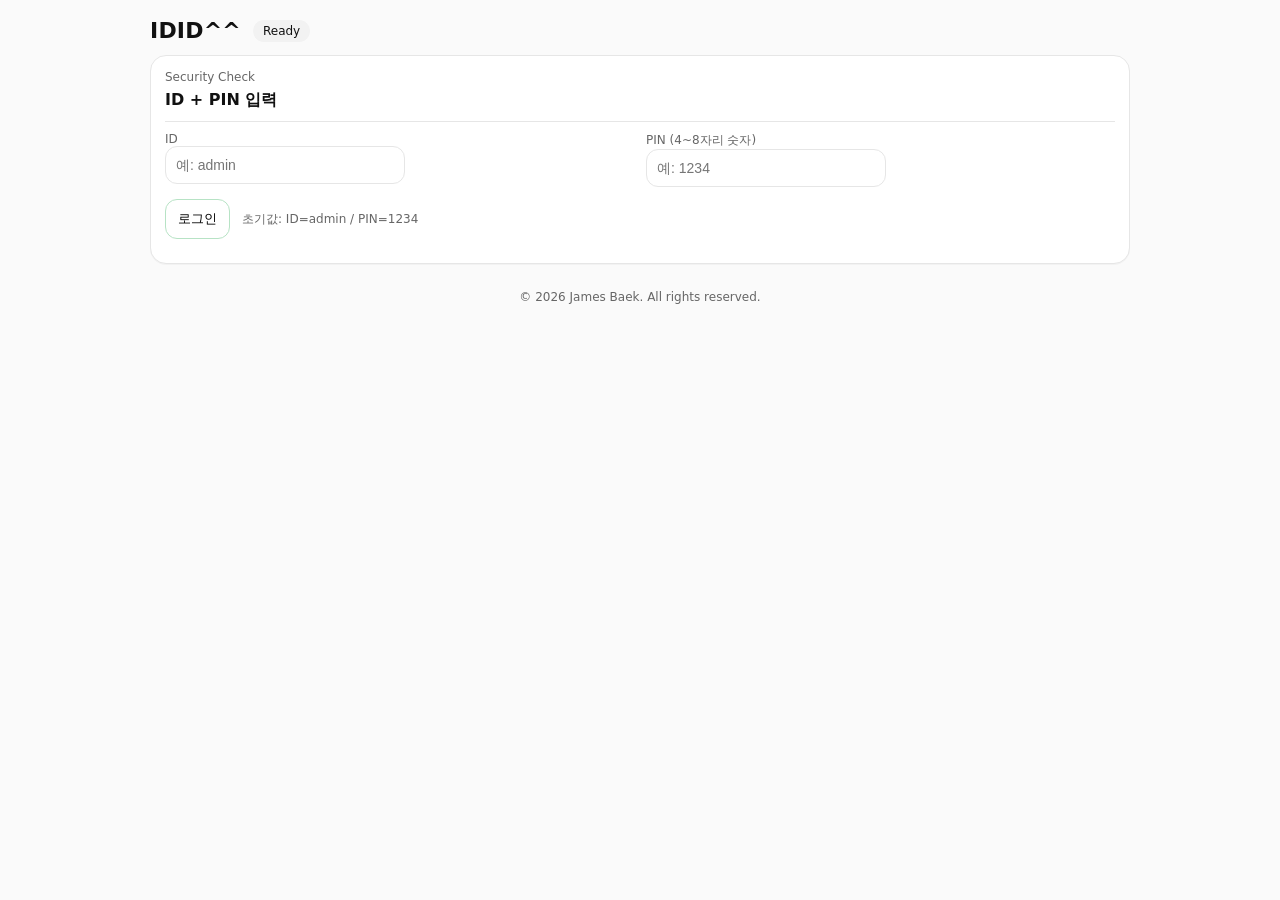
<file: index.html>
<!doctype html>
<html lang="ko">

<head>
  <meta charset="utf-8" />
  <meta name="viewport" content="width=device-width,initial-scale=1" />
  <title>IDID^^</title>

  <style>
    :root {
      --b: #e6e6e6;
      --t: #111;
      --m: #666;
      --bg: #fafafa;
      --shadow: 0 1px 0 rgba(0, 0, 0, 0.03);
    }

    body {
      font-family: system-ui, -apple-system, Segoe UI, Roboto, Arial;
      margin: 18px;
      background: var(--bg);
      color: var(--t);
    }

    .wrap {
      max-width: 980px;
      margin: 0 auto;
    }

    .row {
      display: flex;
      gap: 12px;
      align-items: center;
      flex-wrap: wrap;
    }

    .card {
      background: #fff;
      border: 1px solid var(--b);
      border-radius: 16px;
      padding: 14px;
      margin-top: 12px;
      box-shadow: var(--shadow);
    }

    .title {
      font-weight: 900;
      font-size: 22px;
      letter-spacing: 0.2px;
    }

    .muted {
      color: var(--m);
      font-size: 12px;
    }

    .pill {
      display: inline-block;
      padding: 4px 10px;
      border-radius: 999px;
      background: #f2f2f2;
      font-size: 12px;
    }

    .sep {
      height: 1px;
      background: var(--b);
      margin: 10px 0;
    }

    input,
    textarea {
      font-size: 14px;
    }

    input[type="text"],
    input[type="password"] {
      padding: 10px;
      border-radius: 12px;
      border: 1px solid var(--b);
      outline: none;
      width: 240px;
      box-sizing: border-box;
    }

    input[type="date"] {
      padding: 10px;
      border-radius: 12px;
      border: 1px solid var(--b);
      outline: none;
    }

    textarea {
      width: 100%;
      min-height: 280px;
      padding: 12px;
      border-radius: 14px;
      border: 1px solid var(--b);
      box-sizing: border-box;
      outline: none;
    }

    button {
      padding: 10px 12px;
      border-radius: 12px;
      border: 1px solid #bbb;
      background: #fff;
      cursor: pointer;
      white-space: nowrap;
    }

    button:hover {
      background: #f6f6f6;
    }

    .ok {
      border-color: #b7e3c5;
    }

    .ok:hover {
      background: #f2fff6;
    }

    .danger {
      border-color: #f0b1b1;
    }

    .danger:hover {
      background: #fff3f3;
    }

    .hidden {
      display: none !important;
    }

    .grid2 {
      display: grid;
      grid-template-columns: 1fr 1fr;
      gap: 12px;
    }

    @media (max-width: 760px) {
      .grid2 {
        grid-template-columns: 1fr;
      }

      input[type="text"],
      input[type="password"] {
        width: 100%;
      }
    }

    .summaryBox {
      font-size: 14px;
      line-height: 1.45;
      white-space: pre-wrap;
    }

    /* Settings modal */
    .overlay {
      position: fixed;
      inset: 0;
      background: rgba(0, 0, 0, 0.35);
      display: flex;
      align-items: center;
      justify-content: center;
      padding: 16px;
      z-index: 9999;
    }

    .modal {
      width: min(760px, 100%);
      background: #fff;
      border: 1px solid var(--b);
      border-radius: 18px;
      padding: 14px;
      box-shadow: 0 10px 30px rgba(0, 0, 0, 0.18);
    }

    .modalHeader {
      display: flex;
      align-items: center;
      justify-content: space-between;
      gap: 12px;
    }

    .modalTitle {
      font-weight: 900;
      font-size: 16px;
    }

    .modalClose {
      border-radius: 999px;
      width: 38px;
      height: 38px;
      display: flex;
      align-items: center;
      justify-content: center;
      font-weight: 900;
    }

    .footer {
      margin-top: 18px;
      text-align: center;
      color: var(--m);
      font-size: 12px;
      padding: 8px 0 2px;
    }

    .smallBtnRow button {
      padding: 8px 10px;
    }

    .warnBox {
      border: 1px solid #f0d2a1;
      background: #fff7ea;
      border-radius: 14px;
      padding: 10px;
      margin-top: 10px;
      color: #6b4a00;
      font-size: 12px;
      line-height: 1.4;
    }

    /* Calendar */
    .calGrid {
      display: grid;
      grid-template-columns: repeat(7, 1fr);
      gap: 6px;
    }

    .calHead {
      text-align: center;
      font-size: 11px;
      color: var(--m);
      padding: 6px 0;
    }

    .calDay {
      border: 1px solid var(--b);
      background: #fff;
      border-radius: 12px;
      padding: 10px 0;
      text-align: center;
      cursor: pointer;
      box-shadow: var(--shadow);
      position: relative;
      user-select: none;
    }

    .calDay:hover {
      background: #f6f6f6;
    }

    .calDay.disabled {
      opacity: .35;
      cursor: default;
    }

    .calDay.hasEntry::after {
      content: "";
      width: 6px;
      height: 6px;
      border-radius: 999px;
      background: #111;
      position: absolute;
      left: 50%;
      bottom: 6px;
      transform: translateX(-50%);
    }

    .calDay.selected {
      outline: 2px solid #111;
      background: #f2f2f2;
    }
  </style>
</head>

<body>
  <div class="wrap">

    <div class="row">
      <div class="title">IDID^^</div>
      <span id="status" class="pill">Ready</span>
    </div>

    <!-- AUTH SCREEN -->
    <div id="authScreen" class="card">
      <div class="muted">Security Check</div>
      <div style="font-weight:800; font-size:16px; margin-top:6px;">ID + PIN 입력</div>

      <div class="sep"></div>

      <div class="grid2">
        <div>
          <div class="muted">ID</div>
          <input id="idInput" type="text" placeholder="예: admin" autocomplete="username" />
        </div>
        <div>
          <div class="muted">PIN (4~8자리 숫자)</div>
          <input id="pinInput" type="password" inputmode="numeric" pattern="[0-9]*" placeholder="예: 1234"
            autocomplete="current-password" />
        </div>
      </div>

      <div class="row" style="margin-top:12px;">
        <button id="btnLogin" class="ok">로그인</button>
        <span class="muted">초기값: ID=admin / PIN=1234</span>
      </div>

      <div id="authError" class="muted" style="margin-top:10px; color:#b00020;"></div>
    </div>

    <!-- APP SCREEN -->
    <div id="appScreen" class="hidden">

      <div class="card">
        <div class="row">
          <div>
            <div class="muted">날짜 선택 (달력 클릭)</div>
            <input id="datePicker" type="date" />
          </div>

          <div>
            <div class="muted">선택된 날짜</div>
            <div id="selectedDateLabel" style="font-weight:900;">-</div>
          </div>

          <div style="margin-left:auto" class="row">
            <button id="btnToday">오늘</button>
            <button id="btnSave" class="ok">저장</button>
            <button id="btnDelete" class="danger">이 날짜 기록 삭제</button>
            <button id="btnOpenSettings">설정</button>
            <button id="btnLogout">로그아웃</button>
          </div>
        </div>
      </div>

      <div class="card">
        <div class="row" style="justify-content:space-between;">
          <div style="flex: 1 1 480px;">
            <div class="muted">자동 요약 (1~2줄)</div>
            <div id="summaryBox" class="summaryBox" style="margin-top:6px;">-</div>
            <div id="updatedAt" class="muted" style="margin-top:8px;"></div>
          </div>

          <div style="min-width:240px;">
            <div class="muted">최근 기록 (클릭하면 이동)</div>
            <div style="min-width:240px;">
              <div class="muted">월 달력 (날짜 클릭)</div>

              <div class="row" style="gap:8px; margin-top:8px;">
                <select id="yearSelect"></select>
                <select id="monthSelect"></select>
              </div>

              <div id="monthLabel" class="muted" style="margin-top:8px;"></div>
              <div id="calendar" style="margin-top:8px;"></div>

              <div class="muted" style="margin-top:8px; font-size:11px;">
                • 기록이 있는 날짜는 표시가 됩니다.<br />
                • 날짜를 누르면 해당 기록으로 이동합니다.
              </div>
            </div>

          </div>
        </div>
      </div>

      <div class="card">
        <div class="muted">본문</div>
        <textarea id="textArea" placeholder="이 날짜의 기록을 작성하십시오."></textarea>
        <div class="muted" style="margin-top:8px;">
          저장을 누르면 날짜별로 저장되며, 달력에서 과거 날짜를 선택하면 자동으로 불러옵니다.
        </div>
      </div>

    </div>

    <!-- SETTINGS MODAL (hidden by default) -->
    <div id="settingsOverlay" class="overlay hidden" role="dialog" aria-modal="true" aria-label="설정">
      <div class="modal">
        <div class="modalHeader">
          <div>
            <div class="modalTitle">설정</div>
            <div class="muted" style="margin-top:4px;">ID/PIN 변경 및 백업/복원은 이 화면에서 가능합니다.</div>
          </div>
          <button id="btnCloseSettings" class="modalClose" title="닫기" aria-label="닫기">✕</button>
        </div>

        <div class="sep"></div>

        <!-- ID/PIN -->
        <div class="grid2">
          <div>
            <div class="muted">새 로그인 ID</div>
            <input id="newId" type="text" placeholder="새 ID" />
          </div>
          <div>
            <div class="muted">새 PIN (4~8자리 숫자)</div>
            <input id="newPin" type="password" inputmode="numeric" pattern="[0-9]*" placeholder="새 PIN" />
          </div>
        </div>

        <div class="row smallBtnRow" style="margin-top:12px;">
          <button id="btnChangeAuth" class="ok">ID/PIN 저장</button>
          <button id="btnCancelSettings">닫기</button>
          <span class="muted">로컬 저장(localStorage) 기반입니다.</span>
        </div>

        <div id="settingsMsg" class="muted" style="margin-top:10px;"></div>

        <div class="sep"></div>

        <!-- BACKUP / RESTORE -->
        <div class="row" style="justify-content:space-between;">
          <div>
            <div style="font-weight:800;">백업 / 복원</div>
            <div class="muted" style="margin-top:4px;">기록을 .json 파일로 저장하고, 나중에 다시 불러올 수 있습니다.</div>
          </div>
        </div>

        <div class="row smallBtnRow" style="margin-top:10px;">
          <button id="btnExport" class="ok">📦 전체 백업(.json)</button>
          <button id="btnImportMerge">♻️ 복원(합치기)</button>
          <button id="btnImportReplace" class="danger">♻️ 복원(덮어쓰기)</button>
          <input id="importFile" type="file" accept="application/json,.json" class="hidden" />
        </div>

        <div class="warnBox">
          • “합치기”는 기존 기록을 유지하면서 백업 파일의 기록을 추가/갱신합니다(같은 날짜는 최신 것으로 갱신).<br />
          • “덮어쓰기”는 현재 기기 안의 기록을 지우고 백업 파일 내용으로 전체 교체합니다.<br />
          • 백업 파일에는 기록 내용이 모두 포함됩니다. 보관 위치를 신중히 선택하십시오.
        </div>

        <div id="backupMsg" class="muted" style="margin-top:10px;"></div>
      </div>
    </div>

    <!-- FOOTER COPYRIGHT -->
    <div class="footer">
      © <span id="yearNow"></span> James Baek. All rights reserved.
    </div>

  </div>

  <script>
    // ===== Helpers =====
    const $ = (id) => document.getElementById(id);

    function setStatus(msg) {
      $("status").textContent = msg;
      setTimeout(() => { $("status").textContent = "Ready"; }, 1200);
    }

    function pad2(n) { return String(n).padStart(2, "0"); }
    function todayISO() {
      const d = new Date();
      return `${d.getFullYear()}-${pad2(d.getMonth() + 1)}-${pad2(d.getDate())}`;
    }
    function formatLocalTime(iso) {
      if (!iso) return "";
      const d = new Date(iso);
      return d.toLocaleString("ko-KR", {
        year: "numeric",
        month: "2-digit",
        day: "2-digit",
        hour: "2-digit",
        minute: "2-digit"
      });
    }
    // ===== Storage Keys (고정) =====
    const AUTH_KEY = "idid:auth";        // {id,pin}
    const SESSION_KEY = "idid:session";  // {loggedIn:true}
    const ENTRY_PREFIX = "idid:diary:";  // idid:diary:YYYY-MM-DD
    const LAST_DATE_KEY = "idid:lastDate";

    function entryKey(dateISO) { return `${ENTRY_PREFIX}${dateISO}`; } // {date,text,summary,updatedAt}

    // ===== Default Auth =====
    function ensureDefaultAuth() {
      const raw = localStorage.getItem(AUTH_KEY);
      if (!raw) {
        localStorage.setItem(AUTH_KEY, JSON.stringify({ id: "admin", pin: "1234" }));
        return;
      }
      // JSON 깨진 경우에만 복구
      try { JSON.parse(raw); }
      catch { localStorage.setItem(AUTH_KEY, JSON.stringify({ id: "admin", pin: "1234" })); }
    }

    function daysInMonth(year, month1to12) {
      return new Date(year, month1to12, 0).getDate(); // month=1..12
    }
    function weekdayOf(year, month1to12, day) {
      return new Date(year, month1to12 - 1, day).getDay(); // 0=Sun
    }
    function ymd(year, month1to12, day) {
      return `${year}-${pad2(month1to12)}-${pad2(day)}`;
    }

    function getEntryDateSet() {
      // localStorage에서 기록이 있는 날짜를 Set으로 모음
      const set = new Set();
      for (let i = 0; i < localStorage.length; i++) {
        const k = localStorage.key(i);
        if (!k || !k.startsWith(ENTRY_PREFIX)) continue;
        const date = k.slice(ENTRY_PREFIX.length); // YYYY-MM-DD
        if (/^\d{4}-\d{2}-\d{2}$/.test(date)) set.add(date);
      }
      return set;
    }

    function populateYearMonthSelectors() {
      const ySel = $("yearSelect");
      const mSel = $("monthSelect");
      if (!ySel || !mSel) return;

      // 현재 기록의 범위를 기준으로 Year를 잡되, 없으면 현재년도 기준 ±2
      const dates = [];
      for (let i = 0; i < localStorage.length; i++) {
        const k = localStorage.key(i);
        if (k && k.startsWith(ENTRY_PREFIX)) {
          const d = k.slice(ENTRY_PREFIX.length);
          if (/^\d{4}-\d{2}-\d{2}$/.test(d)) dates.push(d);
        }
      }
      const now = new Date();
      const curY = now.getFullYear();

      let minY = curY - 2, maxY = curY + 2;
      if (dates.length) {
        dates.sort();
        minY = Math.min(minY, Number(dates[0].slice(0, 4)));
        maxY = Math.max(maxY, Number(dates[dates.length - 1].slice(0, 4)));
      }

      ySel.innerHTML = "";
      for (let y = minY; y <= maxY; y++) {
        const opt = document.createElement("option");
        opt.value = String(y);
        opt.textContent = `${y}년`;
        ySel.appendChild(opt);
      }

      mSel.innerHTML = "";
      for (let m = 1; m <= 12; m++) {
        const opt = document.createElement("option");
        opt.value = String(m);
        opt.textContent = `${m}월`;
        mSel.appendChild(opt);
      }
    }

    function renderCalendar(year, month1to12) {
      const cal = $("calendar");
      const label = $("monthLabel");
      if (!cal) return;

      const entrySet = getEntryDateSet();
      const firstDow = weekdayOf(year, month1to12, 1);
      const totalDays = daysInMonth(year, month1to12);

      if (label) label.textContent = `${year}년 ${month1to12}월`;

      cal.innerHTML = "";

      const head = document.createElement("div");
      head.className = "calGrid";
      ["일", "월", "화", "수", "목", "금", "토"].forEach(d => {
        const div = document.createElement("div");
        div.className = "calHead";
        div.textContent = d;
        head.appendChild(div);
      });
      cal.appendChild(head);

      const grid = document.createElement("div");
      grid.className = "calGrid";

      // 앞쪽 빈칸
      for (let i = 0; i < firstDow; i++) {
        const empty = document.createElement("div");
        empty.className = "calDay disabled";
        empty.textContent = "";
        grid.appendChild(empty);
      }

      for (let day = 1; day <= totalDays; day++) {
        const dateISO = ymd(year, month1to12, day);

        const cell = document.createElement("div");
        cell.className = "calDay";
        cell.textContent = String(day);

        if (entrySet.has(dateISO)) cell.classList.add("hasEntry");
        if (dateISO === selectedDate) cell.classList.add("selected");

        cell.addEventListener("click", () => {
          renderForDate(dateISO);
          setStatus("이동");
          // 선택 표시 갱신
          renderCalendar(year, month1to12);
        });

        grid.appendChild(cell);
      }

      cal.appendChild(grid);
    }

    function syncCalendarToSelectedDate() {
      const ySel = $("yearSelect");
      const mSel = $("monthSelect");
      if (!ySel || !mSel) return;

      const [y, m] = selectedDate.split("-").map(Number);
      ySel.value = String(y);
      mSel.value = String(m);
      renderCalendar(y, m);
    }

    function setupCalendarUI() {
      populateYearMonthSelectors();

      const ySel = $("yearSelect");
      const mSel = $("monthSelect");
      if (!ySel || !mSel) return;

      // 초기값: 오늘 날짜 기준으로 달력 표시
      const now = new Date();
      ySel.value = String(now.getFullYear());
      mSel.value = String(now.getMonth() + 1);
      renderCalendar(now.getFullYear(), now.getMonth() + 1);

      ySel.addEventListener("change", () => {
        renderCalendar(Number(ySel.value), Number(mSel.value));
      });
      mSel.addEventListener("change", () => {
        renderCalendar(Number(ySel.value), Number(mSel.value));
      });
    }


    function getAuth() {
      try { return JSON.parse(localStorage.getItem(AUTH_KEY) || "{}"); }
      catch { return {}; }
    }

    function setSession(loggedIn) {
      localStorage.setItem(SESSION_KEY, JSON.stringify({ loggedIn: !!loggedIn }));
    }

    function getSession() {
      try { return JSON.parse(localStorage.getItem(SESSION_KEY) || "{}"); }
      catch { return {}; }
    }

    // ===== Summary (local heuristic 1~2 lines) =====
    function summarizeText(text) {
      const cleaned = (text || "")
        .replace(/\r/g, "")
        .replace(/[ \t]+/g, " ")
        .trim();

      if (!cleaned) return "";

      const sentences = cleaned
        .replace(/\n+/g, " ")
        .split(/(?<=[\.\!\?。]|다\.|요\.|함\.|임\.)\s+|(?<=\.)\s+|(?<=\!)\s+|(?<=\?)\s+/g)
        .map(s => s.trim())
        .filter(s => s.length >= 6);

      let summary = "";
      if (sentences.length) summary = sentences.slice(0, 2).join(" ").trim();
      else summary = cleaned.split("\n").map(s => s.trim()).filter(Boolean).slice(0, 2).join(" ").trim();

      const MAX = 160;
      if (summary.length > MAX) summary = summary.slice(0, MAX).trim() + "…";
      return summary;
    }

    // ===== Safe Storage Helper =====
    function safeSetItem(key, value) {
      try {
        localStorage.setItem(key, value);

        // 🔍 바로 다시 읽어서 실제 저장됐는지 확인
        const check = localStorage.getItem(key);
        if (check !== value) {
          throw new Error("localStorage write verification failed");
        }
        return true;
      } catch (e) {
        console.error("❌ Storage write failed:", e);
        return false;
      }
    }

    // ===== Entry CRUD =====
    function loadEntry(dateISO) {
      const raw = localStorage.getItem(entryKey(dateISO));
      if (!raw) return null;
      try { return JSON.parse(raw); } catch { return null; }
    }

    function saveEntry(dateISO, text) {
      const entry = {
        date: dateISO,
        text: text || "",
        summary: summarizeText(text),
        updatedAt: new Date().toISOString()
      };

      const ok = safeSetItem(
        entryKey(dateISO),
        JSON.stringify(entry)
      );

      // 🔴 저장 실패 시 명확히 실패 반환
      if (!ok) return null;

      return entry;
    }

    function deleteEntry(dateISO) {
      localStorage.removeItem(entryKey(dateISO));
    }

    // ===== Recent Entries List =====
    function listRecentEntries(limit = 10) {
      const items = [];
      for (let i = 0; i < localStorage.length; i++) {
        const k = localStorage.key(i);
        if (!k || !k.startsWith(ENTRY_PREFIX)) continue;
        const raw = localStorage.getItem(k);
        try {
          const e = JSON.parse(raw);
          if (e && e.date) items.push(e);
        } catch { }
      }
      items.sort((a, b) => String(b.updatedAt || "").localeCompare(String(a.updatedAt || "")));
      return items.slice(0, limit);
    }

    function renderRecent() {
      const box = $("recentList");
      box.innerHTML = "";
      const list = listRecentEntries(10);

      if (!list.length) {
        box.innerHTML = `<div class="muted">(최근 기록 없음)</div>`;
        return;
      }

      list.forEach(e => {
        const btn = document.createElement("button");
        btn.style.display = "block";
        btn.style.width = "100%";
        btn.style.marginBottom = "6px";
        btn.textContent = e.date;
        btn.addEventListener("click", () => {
          renderForDate(e.date);
          setStatus("이동");
        });
        box.appendChild(btn);
      });
    }

    // ===== Screen Control =====
    function showAuth() {
      $("authScreen").classList.remove("hidden");
      $("appScreen").classList.add("hidden");
    }

    function showApp() {
      $("authScreen").classList.add("hidden");
      $("appScreen").classList.remove("hidden");
    }

    // ===== App Rendering =====
    let selectedDate = todayISO();
    // ===== Auto Save =====
    let autoSaveTimer = null;

    function renderForDate(dateISO) {

      // ✅ 날짜 이동 시에만 "이전 날짜"를 저장 (같은 날짜 렌더링/복원 직후 덮어쓰기 방지)
      if (selectedDate && selectedDate !== dateISO) {
        saveEntry(selectedDate, $("textArea").value);
      }

      selectedDate = dateISO;
      localStorage.setItem(LAST_DATE_KEY, dateISO); // ✅ 추가
      $("datePicker").value = dateISO;
      $("selectedDateLabel").textContent = dateISO;

      const entry = loadEntry(dateISO);
      if (entry) {
        $("textArea").value = entry.text || "";
        $("summaryBox").textContent = entry.summary ? entry.summary : "(요약 없음)";
        $("updatedAt").textContent = `마지막 저장: ${formatLocalTime(entry.updatedAt)}`;

      } else {
        $("textArea").value = "";
        $("summaryBox").textContent = "(기록 없음)";
        $("updatedAt").textContent = "";
      }
      syncCalendarToSelectedDate();

    }

    // ===== Auth =====
    function login() {
      const id = ($("idInput").value || "").trim();
      const pin = ($("pinInput").value || "").trim();
      const auth = getAuth();

      if (!id || !pin) {
        $("authError").textContent = "ID와 PIN을 입력하십시오.";
        return;
      }
      if (id === auth.id && pin === auth.pin) {
        $("authError").textContent = "";
        setSession(true);
        showApp();

        const last = localStorage.getItem(LAST_DATE_KEY) || todayISO();
        renderForDate(last);   // ✅ 마지막 날짜로 복원
        
        setStatus("로그인 성공");
      } else {
        $("authError").textContent = "ID 또는 PIN이 올바르지 않습니다.";
      }
    }
    function logout() {
      setSession(false);
      $("idInput").value = "";
      $("pinInput").value = "";
      showAuth();
      setStatus("로그아웃");
    }

    // ===== Settings Modal =====
    function openSettings() {
      $("settingsMsg").textContent = "";
      $("backupMsg").textContent = "";
      $("settingsOverlay").classList.remove("hidden");
      setTimeout(() => { $("newId").focus(); }, 0);
    }

    function closeSettings() {
      $("settingsOverlay").classList.add("hidden");
    }

    function changeAuth() {
      const newId = ($("newId").value || "").trim();
      const newPin = ($("newPin").value || "").trim();

      if (!newId && !newPin) {
        $("settingsMsg").textContent = "변경할 ID 또는 PIN을 입력하십시오.";
        return;
      }

      const current = getAuth();
      const updated = { ...current };

      if (newId) updated.id = newId;

      if (newPin) {
        if (!/^\d{4,8}$/.test(newPin)) {
          $("settingsMsg").textContent = "PIN은 4~8자리 숫자만 가능합니다.";
          return;
        }
        updated.pin = newPin;
      }

      localStorage.setItem(AUTH_KEY, JSON.stringify(updated));
      $("newId").value = "";
      $("newPin").value = "";
      $("settingsMsg").textContent = "저장되었습니다.";
      setStatus("설정 저장");
    }

    function setupOverlayClose() {
      $("settingsOverlay").addEventListener("click", (e) => {
        if (e.target === $("settingsOverlay")) closeSettings();
      });
      document.addEventListener("keydown", (e) => {
        if (e.key === "Escape" && !$("settingsOverlay").classList.contains("hidden")) {
          closeSettings();
        }
      });
    }

    // ===== Backup / Restore =====
    function getAllDiaryEntries() {
      const entries = [];
      for (let i = 0; i < localStorage.length; i++) {
        const k = localStorage.key(i);
        if (!k || !k.startsWith(ENTRY_PREFIX)) continue;
        const raw = localStorage.getItem(k);
        try {
          const e = JSON.parse(raw);
          if (e && e.date) entries.push(e);
        } catch { }
      }
      // 날짜 순으로 정렬(읽기 편하게)
      entries.sort((a, b) => String(a.date).localeCompare(String(b.date)));
      return entries;
    }

    function exportBackup() {
      try {
        const auth = getAuth();            // ID/PIN도 포함(원하시면 제외 가능)
        const entries = getAllDiaryEntries();

        const payload = {
          meta: {
            app: "IDID^^",
            version: 1,
            exportedAt: new Date().toISOString(),
            origin: location.origin
          },
          auth: auth,
          entries: entries
        };

        const json = JSON.stringify(payload, null, 2);
        const blob = new Blob([json], { type: "application/json;charset=utf-8" });
        const url = URL.createObjectURL(blob);

        const filename = `IDID_backup_${todayISO()}.json`;
        const a = document.createElement("a");
        a.href = url;
        a.download = filename;
        document.body.appendChild(a);
        a.click();
        a.remove();
        URL.revokeObjectURL(url);

        $("backupMsg").textContent = `백업 완료: ${filename} (기록 ${entries.length}개)`;
        setStatus("백업 완료");
      } catch (err) {
        console.error(err);
        $("backupMsg").textContent = "백업 중 오류가 발생했습니다.";
      }
    }

    function validateBackupObject(obj) {
      if (!obj || typeof obj !== "object") return false;
      if (!obj.meta || obj.meta.app !== "IDID^^") return false;
      if (!Array.isArray(obj.entries)) return false;
      return true;
    }

    function clearAllDiaryEntries() {
      const toDelete = [];
      for (let i = 0; i < localStorage.length; i++) {
        const k = localStorage.key(i);
        if (k && k.startsWith(ENTRY_PREFIX)) toDelete.push(k);
      }
      toDelete.forEach(k => localStorage.removeItem(k));
    }

    // mode: "merge" | "replace"
    function applyBackup(obj, mode) {
      if (!validateBackupObject(obj)) {
        $("backupMsg").textContent = "이 파일은 IDID^^ 백업 파일이 아닙니다.";
        return;
      }

      if (mode === "replace") {
        clearAllDiaryEntries();
      }

      // auth 적용(원하면 제외 가능)
      if (obj.auth && typeof obj.auth === "object") {
        // 최소한의 형태만 허용
        const id = String(obj.auth.id || "").trim();
        const pin = String(obj.auth.pin || "").trim();
        if (id && pin) {
          localStorage.setItem(AUTH_KEY, JSON.stringify({ id, pin }));
        }
      }

      // entries 적용
      let imported = 0;
      let updated = 0;

      // 기존 엔트리 맵(업데이트 여부 판단용)
      const existingMap = new Map();
      for (let i = 0; i < localStorage.length; i++) {
        const k = localStorage.key(i);
        if (!k || !k.startsWith(ENTRY_PREFIX)) continue;
        const date = k.slice(ENTRY_PREFIX.length);
        existingMap.set(date, localStorage.getItem(k));
      }

      for (const e of obj.entries) {
        if (!e || typeof e !== "object") continue;
        const date = String(e.date || "").trim();
        if (!/^\d{4}-\d{2}-\d{2}$/.test(date)) continue;

        const normalized = {
          date,
          text: String(e.text || ""),
          summary: String(e.summary || summarizeText(String(e.text || ""))),
          updatedAt: String(e.updatedAt || new Date().toISOString())
        };

        const key = entryKey(date);
        const prev = existingMap.get(date);

        if (prev) updated++;
        else imported++;

        localStorage.setItem(key, JSON.stringify(normalized));
      }

      $("backupMsg").textContent =
        (mode === "replace")
          ? `복원(덮어쓰기) 완료: 추가 ${imported}개 / 갱신 ${updated}개`
          : `복원(합치기) 완료: 추가 ${imported}개 / 갱신 ${updated}개`;

      setStatus("복원 완료");

      // ✅ 복원 후 마지막 날짜로 이동 (없으면 오늘)
      const last = localStorage.getItem(LAST_DATE_KEY) || todayISO();
      renderForDate(last);
    }

    let importMode = "merge";
    function triggerImport(mode) {
      importMode = mode;
      $("importFile").value = ""; // 같은 파일 재선택 가능하게
      $("importFile").click();
    }

    function handleImportFile(file) {
      if (!file) return;

      const reader = new FileReader();
      reader.onload = () => {
        try {
          const text = String(reader.result || "");
          const obj = JSON.parse(text);
          applyBackup(obj, importMode);
        } catch (err) {
          console.error(err);
          $("backupMsg").textContent = "파일을 읽을 수 없습니다. (JSON 형식 오류)";
        }
      };
      reader.onerror = () => {
        $("backupMsg").textContent = "파일 읽기 오류가 발생했습니다.";
      };
      reader.readAsText(file, "utf-8");
    }

    // ===== Events =====
    $("btnLogin").addEventListener("click", login);
    $("pinInput").addEventListener("keydown", (e) => { if (e.key === "Enter") login(); });
    $("idInput").addEventListener("keydown", (e) => { if (e.key === "Enter") $("pinInput").focus(); });

    $("btnLogout").addEventListener("click", logout);

    $("datePicker").addEventListener("change", (e) => {
      if (e.target.value) renderForDate(e.target.value);
    });

    $("btnToday").addEventListener("click", () => renderForDate(todayISO()));

    // 자동 저장 (입력 멈춘 후 3초)
    $("textArea").addEventListener("input", () => {
      if (autoSaveTimer) clearTimeout(autoSaveTimer);

      autoSaveTimer = setTimeout(() => {
        const entry = saveEntry(selectedDate, $("textArea").value);

        // 🔴 저장 실패 시
        if (!entry) {
          setStatus("⚠️ 자동저장 실패");
          return;
        }

        $("summaryBox").textContent = entry.summary
          ? entry.summary
          : "(요약 없음)";

        $("updatedAt").textContent =
          `자동 저장: ${formatLocalTime(entry.updatedAt)}`;
      }, 3000);
    });
    $("btnSave").addEventListener("click", () => {
      const entry = saveEntry(selectedDate, $("textArea").value);

      if (!entry) {
        alert("⚠️ 저장에 실패했습니다.\n지금 바로 백업(.json)으로 저장하세요.");
        setStatus("저장 실패");
        return;
      }

      $("summaryBox").textContent = entry.summary ? entry.summary : "(요약 없음)";
      $("updatedAt").textContent =
        `마지막 저장: ${formatLocalTime(entry.updatedAt)}`;

      renderRecent();
      setStatus("저장 완료");
    });

    $("btnDelete").addEventListener("click", () => {
      deleteEntry(selectedDate);
      renderForDate(selectedDate);
      setStatus("삭제 완료");
    });

    $("btnOpenSettings").addEventListener("click", openSettings);
    $("btnCloseSettings").addEventListener("click", closeSettings);
    $("btnCancelSettings").addEventListener("click", closeSettings);
    $("btnChangeAuth").addEventListener("click", changeAuth);

    // Backup/Restore buttons
    $("btnExport").addEventListener("click", exportBackup);
    $("btnImportMerge").addEventListener("click", () => triggerImport("merge"));
    $("btnImportReplace").addEventListener("click", () => triggerImport("replace"));
    $("importFile").addEventListener("change", (e) => handleImportFile(e.target.files && e.target.files[0]));

    // ===== Boot =====
    (function boot() {
      $("yearNow").textContent = String(new Date().getFullYear());
      ensureDefaultAuth();
      setupOverlayClose();

      setupCalendarUI();

      const session = getSession();
      if (session.loggedIn) {
        showApp();

        const last = localStorage.getItem(LAST_DATE_KEY) || todayISO();
        renderForDate(last);   // ✅ 마지막 상태 복원

      } else {
        showAuth();
      }
    })();
  </script>
</body>

</html>
</file>
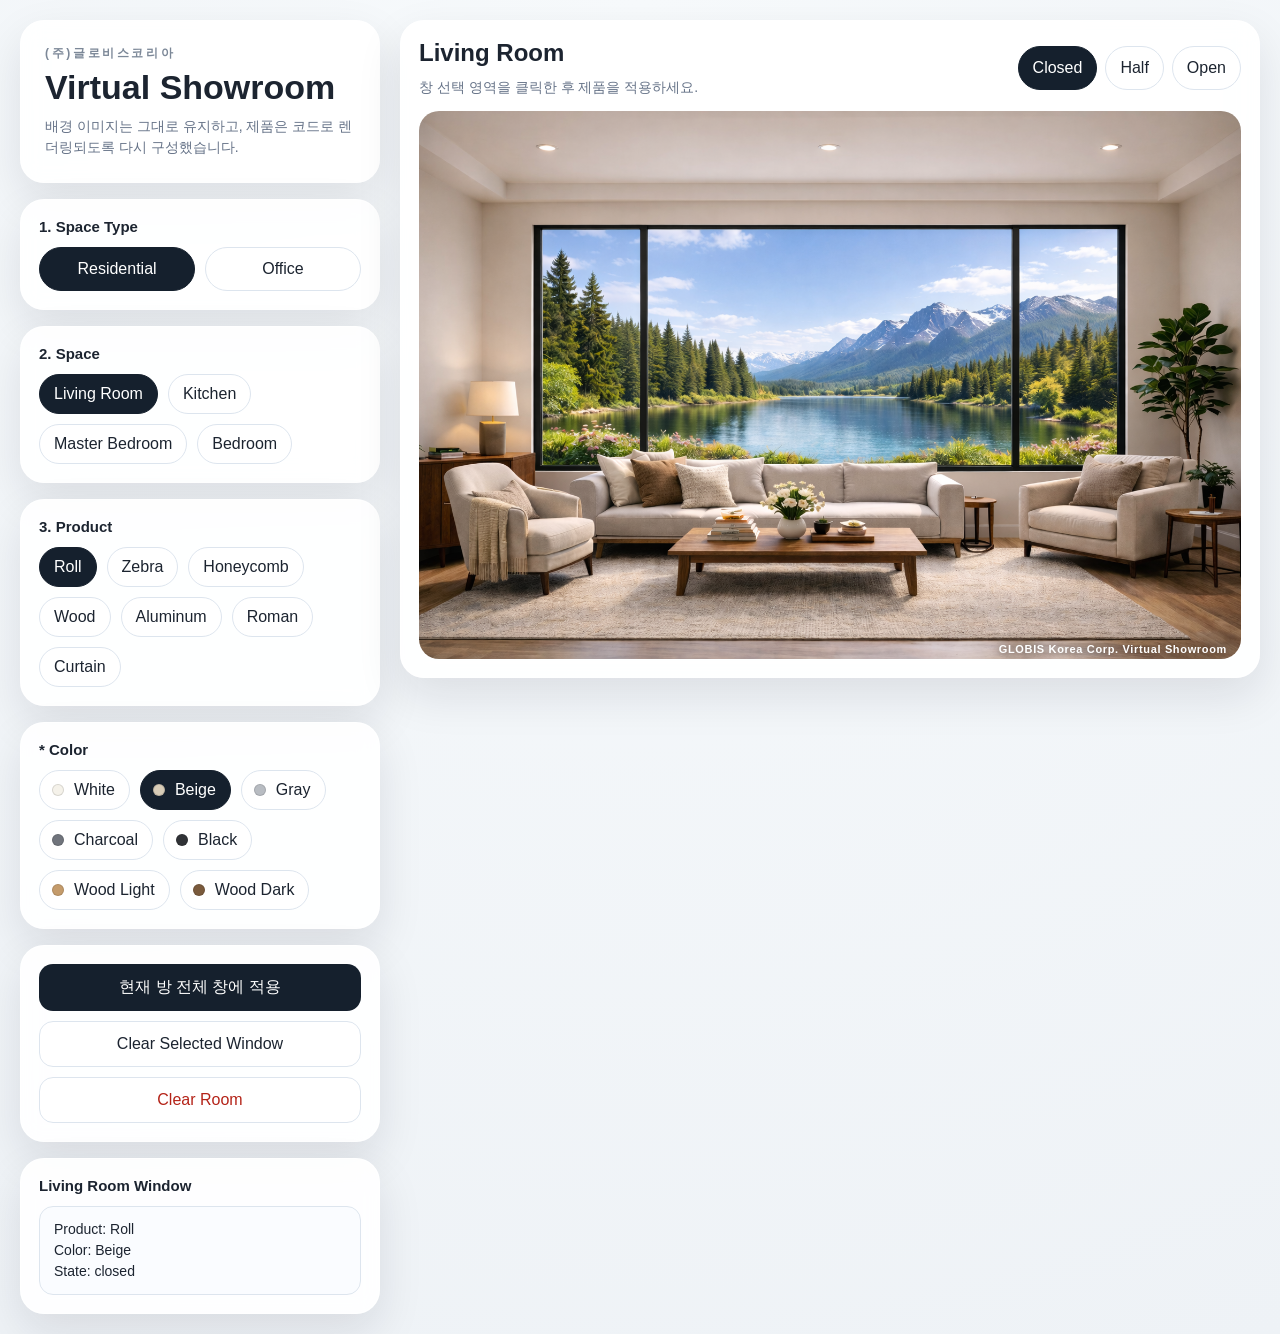
<file: showroom/index.html>
<!DOCTYPE html>
<html lang="ko">

<head>
  <meta charset="UTF-8" />
  <meta name="viewport" content="width=device-width, initial-scale=1.0" />
  <title>(주)글로비스코리아 Virtual Showroom</title>
  <link rel="stylesheet" href="style_rebuilt.css" />
</head>

<body>
  <div class="app-shell">
    <aside class="sidebar">
      <div class="brand-card">
        <div>
          <div class="eyebrow">(주)글로비스코리아</div>
          <h1>Virtual Showroom</h1>
          <p>배경 이미지는 그대로 유지하고, 제품은 코드로 렌더링되도록 다시 구성했습니다.</p>
        </div>
      </div>

      <section class="panel">
        <h2>1. Space Type</h2>
        <div class="segmented" id="categoryButtons">
          <button type="button" data-category="residential" class="seg-btn active">Residential</button>
          <button type="button" data-category="office" class="seg-btn">Office</button>
        </div>
      </section>

      <section class="panel">
        <h2>2. Space</h2>
        <div id="roomTabs" class="room-tabs"></div>
      </section>

      <section class="panel">
        <h2>3. Product</h2>
        <div id="productButtons" class="chip-grid"></div>
      </section>

      <section class="panel" id="curtainTypePanel" hidden>
        <h2>4. Curtain Type</h2>
        <div id="subTypeButtons" class="chip-grid"></div>
      </section>

      <section class="panel">
        <h2>* Color</h2>
        <div id="colorButtons" class="chip-grid chip-grid--colors"></div>
      </section>

      <!--       
      <section class="panel">
        <h2>6. State</h2>
        <div class="segmented segmented--state" id="stateButtons">
          <button type="button" class="seg-btn active" data-state="closed">Closed</button>
          <button type="button" class="seg-btn" data-state="half">Half</button>
          <button type="button" class="seg-btn" data-state="open">Open</button>
        </div>
      </section>
      -->

      <section class="panel action-panel">
        <button id="applyBtn" class="primary-btn" type="button">현재 방 전체 창에 적용</button>
        <button id="clearSelectedBtn" class="ghost-btn" type="button">Clear Selected Window</button>
        <button id="clearRoomBtn" class="ghost-btn danger" type="button">Clear Room</button>
      </section>

      <section class="panel">
        <h2 id="selectionTitle">Living Room Window</h2>
        <div id="statusBox" class="status-box">창 영역을 먼저 선택해 주세요.</div>
      </section>


    </aside>

    <main class="viewer-wrap">
      <section class="viewer-card">
        <div class="viewer-header">
          <div class="viewer-header-left">
            <div id="viewerRoomName" class="viewer-room-name">Living Room</div>
            <div class="viewer-guide">창 선택 영역을 클릭한 후 제품을 적용하세요.</div>
          </div>

          <div class="viewer-header-right">
            <div class="segmented segmented--state" id="stateButtons">
              <button type="button" class="seg-btn active" data-state="closed">Closed</button>
              <button type="button" class="seg-btn" data-state="half">Half</button>
              <button type="button" class="seg-btn" data-state="open">Open</button>
            </div>
          </div>
        </div>

        <div id="scene" class="scene">
          <img id="roomImage" src="images/living-room.jpg" alt="Showroom Space" />
          <div id="productLayer" class="product-layer"></div>
          <div id="areaLayer" class="area-layer"></div>
          <div class="watermark">GLOBIS Korea Corp. Virtual Showroom</div>
        </div>
      </section>
    </main>
  </div>

  <script src="script_rebuilt.js"></script>
</body>

</html>
</file>
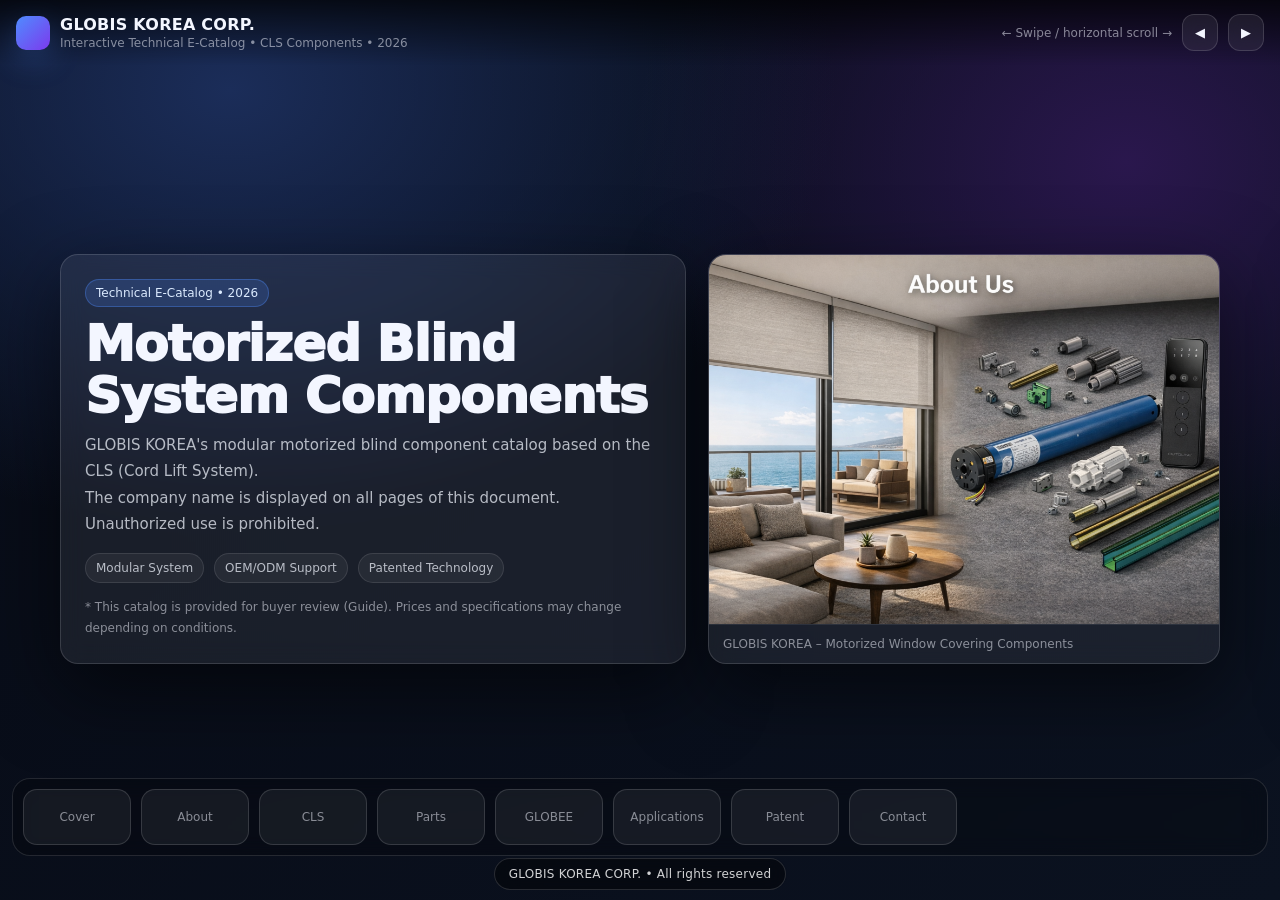
<file: catalog/en/index.html>
<!doctype html>
<html lang="en">
<head>
<meta charset="utf-8" />
<meta name="viewport" content="width=device-width, initial-scale=1, viewport-fit=cover" />
<title>GLOBIS KOREA | Interactive E-Catalog (EN)</title>
<style>
:root{
  --bg0:#070b16;
  --bg1:#0b1220;
  --bg2:#101a33;
  --card:rgba(255,255,255,.07);
  --card2:rgba(255,255,255,.10);
  --stroke:rgba(255,255,255,.14);
  --text:#f3f6ff;
  --muted:rgba(243,246,255,.72);
  --muted2:rgba(243,246,255,.52);
  --accent:#4f8cff;
  --accent2:#7c3aed;
  --shadow: 0 26px 80px rgba(0,0,0,.55);
  --radius: 18px;
  --maxw: 1160px;
}
*{box-sizing:border-box;}
html,body{height:100%;}
body{
  margin:0;
  font-family: ui-sans-serif, system-ui, -apple-system, Segoe UI, Roboto, Arial;
  color:var(--text);
  background: radial-gradient(1100px 800px at 18% 10%, #1b2d59 0%, transparent 55%),
              radial-gradient(900px 700px at 88% 18%, #2a174d 0%, transparent 55%),
              linear-gradient(135deg,var(--bg0),var(--bg1));
}
/* Topbar */
.topbar{
  position:fixed; inset: 0 0 auto 0;
  padding: 14px 16px;
  display:flex; align-items:center; justify-content:space-between; gap:12px;
  background: linear-gradient(180deg, rgba(0,0,0,.70), rgba(0,0,0,0));
  z-index:50;
}
.brand{display:flex;align-items:center;gap:10px;min-width:0;}
.logo{
  width:34px;height:34px;border-radius:10px;
  background: linear-gradient(135deg,var(--accent),var(--accent2));
  box-shadow: 0 10px 30px rgba(79,140,255,.25);
}
.t1{font-weight:900; letter-spacing:.25px; white-space:nowrap;}
.t2{font-size:12px;color:var(--muted2); margin-top:2px; white-space:nowrap; overflow:hidden; text-overflow:ellipsis;}
.controls{display:flex;align-items:center;gap:10px;}
.btn{
  appearance:none;border:1px solid var(--stroke);
  background:var(--card); color:var(--text);
  padding:10px 12px;border-radius:12px; cursor:pointer;
  backdrop-filter: blur(10px);
}
.btn:active{transform: translateY(1px);}
.hint{font-size:12px;color:var(--muted2);}

/* Track (scroll-snap, works without JS) */
.track{
  height:100vh;
  display:flex;
  overflow-x:auto;
  overflow-y:hidden;
  scroll-snap-type: x mandatory;
  scroll-behavior:smooth;
  -webkit-overflow-scrolling: touch;
}
.track::-webkit-scrollbar{height:10px;}
.track::-webkit-scrollbar-thumb{background: rgba(255,255,255,.12); border-radius:999px;}
.page{
  width:100vw;height:100vh;flex:0 0 100vw;
  scroll-snap-align:start;
  padding: 86px 18px 68px;
  display:flex; align-items:center; justify-content:center;
}
.wrap{
  width:min(var(--maxw), 100%);
  display:grid;
  grid-template-columns: 1.1fr .9fr;
  gap: 22px;
  align-items:stretch;
}
@media (max-width: 980px){ .wrap{grid-template-columns: 1fr;} }

.card{
  background: var(--card);
  border: 1px solid var(--stroke);
  border-radius: var(--radius);
  box-shadow: var(--shadow);
  overflow:hidden;
  backdrop-filter: blur(12px);
}
.pad{padding: 24px;}
.scroll{max-height: calc(100vh - 86px - 68px); overflow:auto;}
.scroll::-webkit-scrollbar{width:10px;}
.scroll::-webkit-scrollbar-thumb{background: rgba(255,255,255,.12); border-radius:999px;}

.kicker{
  display:inline-flex; align-items:center; gap:8px;
  padding:6px 10px;
  background: rgba(79,140,255,.18);
  border: 1px solid rgba(79,140,255,.35);
  border-radius: 999px;
  font-size:12px; color: #dbeafe;
}
.h1{font-size:50px; line-height:1.03; margin: 12px 0 10px; font-weight:950; letter-spacing:-.9px;}
.h2{font-size:30px; line-height:1.12; margin: 10px 0 8px; font-weight:900; letter-spacing:-.4px;}
.sub{color:var(--muted); font-size:15px; line-height:1.75;}
.meta{margin-top:16px;display:flex;flex-wrap:wrap;gap:10px;}
.tag{padding:7px 10px;border-radius:999px;background: rgba(255,255,255,.06); border:1px solid rgba(255,255,255,.10); color:var(--muted); font-size:12px;}
.figure{height:100%;display:flex;flex-direction:column;}
.heroimg{width:100%;height:100%;min-height:360px;object-fit:cover;display:block;}
.figcap{padding:12px 14px;font-size:12px;color:var(--muted2);border-top:1px solid rgba(255,255,255,.08);}

/* Library */
.libhead{display:flex;flex-wrap:wrap;gap:10px; align-items:center; justify-content:space-between; margin-top:14px;}
.search{
  flex: 1 1 260px;
  display:flex;gap:10px; align-items:center;
  background: rgba(0,0,0,.25);
  border: 1px solid rgba(255,255,255,.12);
  border-radius: 14px;
  padding: 10px 12px;
}
.search input{
  width:100%;
  border:none;
  outline:none;
  background:transparent;
  color:var(--text);
  font-size:14px;
}
.chips{display:flex;flex-wrap:wrap;gap:8px;}
.chip{
  appearance:none; cursor:pointer;
  padding:8px 10px;
  border-radius: 999px;
  border: 1px solid rgba(255,255,255,.14);
  background: rgba(255,255,255,.06);
  color: var(--muted);
  font-size:12px;
}
.chip.active{
  border-color: rgba(79,140,255,.75);
  color:#dbeafe;
  box-shadow: 0 0 0 3px rgba(79,140,255,.16) inset;
}
.grid{
  margin-top:16px;
  display:grid;
  grid-template-columns: repeat(3, minmax(0, 1fr));
  gap: 14px;
}
@media (max-width: 1100px){ .grid{grid-template-columns: repeat(2, minmax(0, 1fr));} }
@media (max-width: 560px){ .grid{grid-template-columns: 1fr;} }

.pcard{
  background: rgba(255,255,255,.06);
  border: 1px solid rgba(255,255,255,.10);
  border-radius: 16px;
  overflow:hidden;
  transition: transform .18s ease, border-color .18s ease;
}
.pcard:hover{transform: translateY(-2px); border-color: rgba(79,140,255,.35);}
.pimg{
  height: 190px;
  background: radial-gradient(600px 240px at 20% 10%, rgba(79,140,255,.20), transparent 45%),
              radial-gradient(540px 240px at 80% 10%, rgba(124,58,237,.20), transparent 45%),
              #0a1020;
  border-bottom: 1px solid rgba(255,255,255,.08);
  display:flex;align-items:center;justify-content:center;
  cursor: zoom-in;
}
.pimg img{
  width:100%; height:100%;
  object-fit: contain;
  padding: 10px 10px 8px;
}
.noimg{width:100%;height:100%;display:flex;flex-direction:column;align-items:center;justify-content:center;gap:8px;color:var(--muted2);}
.noimg_ref{font-weight:900; letter-spacing:.6px;}
.pbody{padding: 14px 14px 16px;}
.pref{font-weight:900; font-size:14px; letter-spacing:.4px;}
.pname{margin-top:6px; color: var(--text); font-size:13px; line-height:1.35;}
.pmeta{margin-top:10px; display:flex; flex-wrap:wrap; gap:8px;}
.pgrid{margin-top:12px; display:grid; grid-template-columns:1fr 1fr; gap:10px;}
.kv{padding:10px; border-radius:14px; background: rgba(255,255,255,.05); border:1px solid rgba(255,255,255,.08);}
.k{font-size:11px; color:var(--muted2);}
.v{margin-top:4px; font-size:12px; color:var(--muted);}
.pnote{margin-top:10px; font-size:12px; color:var(--muted2); line-height:1.5;}

/* Modal */
.modal{
  position:fixed; inset:0;
  display:none;
  align-items:center; justify-content:center;
  background: rgba(0,0,0,.72);
  z-index: 90;
  padding: 18px;
}
.modal.on{display:flex;}
.mcard{
  width: min(980px, 100%);
  background: rgba(20,26,48,.92);
  border: 1px solid rgba(255,255,255,.14);
  border-radius: 18px;
  overflow:hidden;
  box-shadow: 0 30px 110px rgba(0,0,0,.70);
}
.mtop{display:flex; align-items:center; justify-content:space-between; gap:12px; padding: 14px 16px; border-bottom:1px solid rgba(255,255,255,.10);}
.mtitle{min-width:0;}
.mtitle .r{font-weight:900; letter-spacing:.4px;}
.mtitle .n{font-size:12px; color:var(--muted2); margin-top:4px; white-space:nowrap; overflow:hidden; text-overflow:ellipsis;}
.mclose{cursor:pointer;}
.mimgwrap{height: min(70vh, 560px); background:#050814; display:flex; align-items:center; justify-content:center;}
.mimgwrap img{width:100%; height:100%; object-fit: contain; padding: 12px;}

/* Watermark */
.watermark{
  position: fixed; inset: auto 0 10px 0;
  display:flex; justify-content:center; z-index: 40; pointer-events:none;
}
.watermark > div{
  padding: 8px 14px;
  border-radius: 999px;
  background: rgba(0,0,0,.40);
  border: 1px solid rgba(255,255,255,.14);
  color: rgba(255,255,255,.82);
  font-size: 12px;
  letter-spacing: .25px;
  backdrop-filter: blur(10px);
  white-space: nowrap;
}

/* bottom jump */
.drawer{
  position: fixed; left: 12px; right: 12px; bottom: 44px;
  display:flex; gap:10px; overflow:auto; padding: 10px;
  background: rgba(0,0,0,.22);
  border:1px solid rgba(255,255,255,.12);
  border-radius: 18px;
  backdrop-filter: blur(10px);
  z-index: 45;
}
.drawer a{
  flex:0 0 auto;
  width: 108px; height: 56px;
  border-radius: 14px;
  border: 1px solid rgba(255,255,255,.14);
  background: rgba(255,255,255,.06);
  display:flex; align-items:center; justify-content:center;
  font-size:12px; color: var(--muted2);
  text-decoration:none;
  user-select:none;
}

/* Applications page */
.apps-grid{
  display:grid;
  grid-template-columns: repeat(3, minmax(0, 1fr));
  gap:14px;
  margin-top:2px;
}
@media (max-width: 980px){
  .apps-grid{ grid-template-columns: repeat(2, minmax(0, 1fr)); }
}
@media (max-width: 560px){
  .apps-grid{ grid-template-columns: 1fr; }
}
.app-card{
  margin:0;
  border-radius:14px;
  overflow:hidden;
  background: rgba(255,255,255,0.035);
  border: 1px solid rgba(255,255,255,0.08);
  box-shadow: 0 10px 30px rgba(0,0,0,0.22);
}
.app-card img{
  width:100%;
  height:170px;
  object-fit:cover;
  display:block;
}
.app-card figcaption{
  padding:10px 12px 12px 12px;
}
.app-card .cap-title{
  font-weight:800;
  letter-spacing:0.2px;
  font-size:13px;
  color:var(--text);
}
.app-card .cap-sub{
  margin-top:4px;
  font-size:11px;
  color:var(--muted2);
}
.apps-note{
  margin-top:12px;
  font-size:11px;
  color:var(--muted2);
}
</style>
</head>
<body>

<div class="topbar">
  <div class="brand">
    <div class="logo" aria-hidden="true"></div>
    <div style="min-width:0">
      <div class="t1">GLOBIS KOREA CORP.</div>
      <div class="t2">Interactive Technical E‑Catalog • CLS Components • 2026</div>
    </div>
  </div>
  <div class="controls">
    <div class="hint">← Swipe / horizontal scroll →</div>
    <button class="btn" id="prev" type="button">◀</button>
    <button class="btn" id="next" type="button">▶</button>
  </div>
</div>

<main class="track" id="track">

  <!-- Cover -->
  <section class="page" id="p1">
    <div class="wrap">
      <div class="card pad scroll">
        <span class="kicker">Technical E‑Catalog • 2026</span>
        <div class="h1">Motorized Blind<br/>System Components</div>
        <div class="sub">
          GLOBIS KOREA's modular motorized blind component catalog based on the CLS (Cord Lift System).<br/>
          The company name is displayed on all pages of this document. Unauthorized use is prohibited.
        </div>
        <div class="meta">
          <span class="tag">Modular System</span>
          <span class="tag">OEM/ODM Support</span>
          <span class="tag">Patented Technology</span>
        </div>
        <div class="sub" style="margin-top:14px;color:var(--muted2);font-size:12px;">
          * This catalog is provided for buyer review (Guide). Prices and specifications may change depending on conditions.
        </div>
      </div>
      <div class="card figure">
        <img class="heroimg" src="assets/about.png" alt="cover">
        <div class="figcap">GLOBIS KOREA – Motorized Window Covering Components</div>
      </div>
    </div>
  </section>

  <!-- About -->
  <section class="page" id="p2">
    <div class="wrap">
      <div class="card pad scroll">
        <span class="kicker">About</span>
        <div class="h2">GLOBIS KOREA CORP.</div>
        <div class="sub">
          GLOBIS KOREA develops and supplies key components and drive mechanisms for motorized blind and shading systems.<br/>
          We provide system components applicable to various product categories (Wooden • Venetian • Roman • Honeycomb).
        </div>
        <div class="meta">
          <span class="tag">System Components</span>
          <span class="tag">Manufacturing & Supply</span>
          <span class="tag">Technical Documentation</span>
        </div>
      </div>
      <div class="card figure">
        <img class="heroimg" src="assets/cls_parts.png" alt="parts">
        <div class="figcap">CLS Components (Sample Visual)</div>
      </div>
    </div>
  </section>

  <!-- CLS Overview -->
  <section class="page" id="p3">
    <div class="wrap">
      <div class="card pad scroll">
        <span class="kicker">Platform</span>
        <div class="h2">CLS (Cord Lift System)</div>
        <div class="sub">
          CLS is a system that modularizes cord winding (spool) and motor torque transmission (drive).<br/>
          With various headrail/bracket configurations, it improves productivity and installation convenience and enables easy lineup expansion.
        </div>
        <div class="meta">
          <span class="tag">Cord Lift</span>
          <span class="tag">Drive Wheel</span>
          <span class="tag">Shaft / Bracket</span>
        </div>
      </div>
      <div class="card figure">
        <img class="heroimg" src="assets/cls40_components.png" alt="cls40">
        <div class="figcap">CLS40 / CLS50 Parts Structure</div>
      </div>
    </div>
  </section>

  <!-- Component Library -->
  <section class="page" id="p4">
    <div class="wrap" style="grid-template-columns: 1fr;">
      <div class="card pad scroll">
        <span class="kicker">Component Library</span>
        <div class="h2">Parts Library (Images + Price List Information)</div>
        <div class="sub">
          Component information is organized based on the 2026 price list. Click the image on each card to enlarge it.
        </div>

        <div class="libhead">
          <div class="search" title="Search by reference or name">
            🔎 <input id="q" placeholder="Search by reference or part name" />
          </div>
          <div class="chips" id="chips">
            <button class="chip active" data-cat="ALL" onclick="setCat('ALL')">ALL</button>
            <button class="chip" data-cat="Accessories" onclick="setCat('Accessories')">Accessories</button>
<button class="chip" data-cat="CLS40 / New CLS40" onclick="setCat('CLS40 / New CLS40')">CLS40 / New CLS40</button>
<button class="chip" data-cat="CLS50" onclick="setCat('CLS50')">CLS50</button>
<button class="chip" data-cat="Other" onclick="setCat('Other')">Other</button>
          </div>
        </div>

        <div class="grid" id="grid">

    <article class="pcard" data-cat="Accessories" data-ref="9617015" data-name="CLS40/50-GUIDING ROLLER SET">
      <div class="pimg" onclick="openModal')">
        <img loading="lazy" src="assets/parts/9617015.jpg" alt="9617015">
      </div>
      <div class="pbody">
        <div class="pref">9617015</div>
        <div class="pname">CLS40/50-GUIDING ROLLER SET</div>
        <div class="pmeta">
          <span class="tag">Accessories</span>
          <span class="tag">HS 8482.99</span>
        </div>
        <div class="pgrid">
          <div class="kv"><div class="k">Price</div><div class="v">$2.09 / PC</div></div>
          <div class="kv"><div class="k">Material</div><div class="v">Nylon 70% + Glass 30%</div></div>
          <div class="kv"><div class="k">Size</div><div class="v">40 H X 20 W X 18 L</div></div>
          <div class="kv"><div class="k">Weight</div><div class="v">10G</div></div>
        </div>
        <div class="pnote">It can control two strings cord.</div>
      </div>
    </article>


    <article class="pcard" data-cat="Accessories" data-ref="9617016" data-name="CLS40/50-SINGLE TAPE SHEET">
      <div class="pimg" onclick="openModal')">
        <img loading="lazy" src="assets/parts/9617016.jpg" alt="9617016">
      </div>
      <div class="pbody">
        <div class="pref">9617016</div>
        <div class="pname">CLS40/50-SINGLE TAPE SHEET</div>
        <div class="pmeta">
          <span class="tag">Accessories</span>
          <span class="tag">HS 8482.99</span>
        </div>
        <div class="pgrid">
          <div class="kv"><div class="k">Price</div><div class="v">$1.98 / PC</div></div>
          <div class="kv"><div class="k">Material</div><div class="v">Nylon 70% + Glass 30%</div></div>
          <div class="kv"><div class="k">Size</div><div class="v">11 H X 58 W X 32 L</div></div>
          <div class="kv"><div class="k">Weight</div><div class="v">12G</div></div>
        </div>
        <div class="pnote">String ladder type.</div>
      </div>
    </article>


    <article class="pcard" data-cat="Accessories" data-ref="9617017" data-name="CLS40/50-RIBBON TAPE SHEET">
      <div class="pimg" onclick="openModal')">
        <img loading="lazy" src="assets/parts/9617017.jpg" alt="9617017">
      </div>
      <div class="pbody">
        <div class="pref">9617017</div>
        <div class="pname">CLS40/50-RIBBON TAPE SHEET</div>
        <div class="pmeta">
          <span class="tag">Accessories</span>
          <span class="tag">HS 8482.99</span>
        </div>
        <div class="pgrid">
          <div class="kv"><div class="k">Price</div><div class="v">$1.98 / PC</div></div>
          <div class="kv"><div class="k">Material</div><div class="v">Nylon 70% + Glass 30%</div></div>
          <div class="kv"><div class="k">Size</div><div class="v">8 H X 58 W X 32 L</div></div>
          <div class="kv"><div class="k">Weight</div><div class="v">12G</div></div>
        </div>
        <div class="pnote">Ribbon ladder type</div>
      </div>
    </article>


    <article class="pcard" data-cat="Accessories" data-ref="9617020" data-name="CLS40/50-LARGE RIBBON TAPE SHEET">
      <div class="pimg" onclick="openModal')">
        <img loading="lazy" src="assets/parts/9617020.jpg" alt="9617020">
      </div>
      <div class="pbody">
        <div class="pref">9617020</div>
        <div class="pname">CLS40/50-LARGE RIBBON TAPE SHEET</div>
        <div class="pmeta">
          <span class="tag">Accessories</span>
          <span class="tag">HS 8482.99</span>
        </div>
        <div class="pgrid">
          <div class="kv"><div class="k">Price</div><div class="v">$2.20 / PC</div></div>
          <div class="kv"><div class="k">Material</div><div class="v">Nylon 70% + Glass 30%</div></div>
          <div class="kv"><div class="k">Size</div><div class="v">8.5 H X 58 W X 54 L</div></div>
          <div class="kv"><div class="k">Weight</div><div class="v">15G</div></div>
        </div>
        <div class="pnote">Deco Ribbon ladder type</div>
      </div>
    </article>


    <article class="pcard" data-cat="CLS40 / New CLS40" data-ref="9416002" data-name="CLS40-BLIND SHAFT">
      <div class="pimg" onclick="openModal')">
        <img loading="lazy" src="assets/parts/9416002.jpg" alt="9416002">
      </div>
      <div class="pbody">
        <div class="pref">9416002</div>
        <div class="pname">CLS40-BLIND SHAFT</div>
        <div class="pmeta">
          <span class="tag">CLS40 / New CLS40</span>
          <span class="tag">HS 8479.9</span>
        </div>
        <div class="pgrid">
          <div class="kv"><div class="k">Price</div><div class="v">$6.60 / M</div></div>
          <div class="kv"><div class="k">Material</div><div class="v">Aluminum</div></div>
          <div class="kv"><div class="k">Size</div><div class="v">44 ø X 1,000 L</div></div>
          <div class="kv"><div class="k">Weight</div><div class="v">870G</div></div>
        </div>
        <div class="pnote">4.0 M, 5.0 M, 6.0 M, and maximum 6.3 M width.</div>
      </div>
    </article>


    <article class="pcard" data-cat="CLS40 / New CLS40" data-ref="9416100" data-name="CLS40-BLIND CASE-H">
      <div class="pimg" onclick="openModal')">
        <img loading="lazy" src="assets/parts/9416100.jpg" alt="9416100">
      </div>
      <div class="pbody">
        <div class="pref">9416100</div>
        <div class="pname">CLS40-BLIND CASE-H</div>
        <div class="pmeta">
          <span class="tag">CLS40 / New CLS40</span>
          <span class="tag">HS 8479.9</span>
        </div>
        <div class="pgrid">
          <div class="kv"><div class="k">Price</div><div class="v">$6.59 / M</div></div>
          <div class="kv"><div class="k">Material</div><div class="v">Aluminum</div></div>
          <div class="kv"><div class="k">Size</div><div class="v">67.5 H X 69 W X 1,000 L</div></div>
          <div class="kv"><div class="k">Weight</div><div class="v">980G</div></div>
        </div>
        <div class="pnote">With this Blind Case, you can use the snap bracket or integral bracket. That means you can save the money and it makes you to install the Blind Case easily. You can put the slat on the Blind Case for the Blance Rail like manual system.</div>
      </div>
    </article>


    <article class="pcard" data-cat="CLS40 / New CLS40" data-ref="9417000" data-name="CLS40-CONE&SPOOL-H">
      <div class="pimg" onclick="openModal')">
        <img loading="lazy" src="assets/parts/9417000.jpg" alt="9417000">
      </div>
      <div class="pbody">
        <div class="pref">9417000</div>
        <div class="pname">CLS40-CONE&SPOOL-H</div>
        <div class="pmeta">
          <span class="tag">CLS40 / New CLS40</span>
          <span class="tag">HS 3923.4</span>
        </div>
        <div class="pgrid">
          <div class="kv"><div class="k">Price</div><div class="v">$3.41 / SET</div></div>
          <div class="kv"><div class="k">Material</div><div class="v">ABS</div></div>
          <div class="kv"><div class="k">Size</div><div class="v">CONE 55 H X 55 W X 120 L SPOOL CYLINDER 50 ø X 145 L</div></div>
          <div class="kv"><div class="k">Weight</div><div class="v">170G</div></div>
        </div>
        <div class="pnote">Maximum height is 5.5M.</div>
      </div>
    </article>


    <article class="pcard" data-cat="CLS40 / New CLS40" data-ref="9417004" data-name="CLS40-END PLUG S">
      <div class="pimg" onclick="openModal')">
        <img loading="lazy" src="assets/parts/9417004.jpg" alt="9417004">
      </div>
      <div class="pbody">
        <div class="pref">9417004</div>
        <div class="pname">CLS40-END PLUG S</div>
        <div class="pmeta">
          <span class="tag">CLS40 / New CLS40</span>
          <span class="tag">HS 3923.5</span>
        </div>
        <div class="pgrid">
          <div class="kv"><div class="k">Price</div><div class="v">$1.21 / PC</div></div>
          <div class="kv"><div class="k">Material</div><div class="v">Nylon 70% + Glass 30%</div></div>
          <div class="kv"><div class="k">Size</div><div class="v">30 ø X 55 L</div></div>
          <div class="kv"><div class="k">Weight</div><div class="v">40G</div></div>
        </div>
        <div class="pnote"></div>
      </div>
    </article>


    <article class="pcard" data-cat="CLS40 / New CLS40" data-ref="9417005" data-name="CLS40-CASE PLUG-H">
      <div class="pimg" onclick="openModal')">
        <img loading="lazy" src="assets/parts/9417005.jpg" alt="9417005">
      </div>
      <div class="pbody">
        <div class="pref">9417005</div>
        <div class="pname">CLS40-CASE PLUG-H</div>
        <div class="pmeta">
          <span class="tag">CLS40 / New CLS40</span>
          <span class="tag">HS 3923.1</span>
        </div>
        <div class="pgrid">
          <div class="kv"><div class="k">Price</div><div class="v">$1.21 / PC</div></div>
          <div class="kv"><div class="k">Material</div><div class="v"></div></div>
          <div class="kv"><div class="k">Size</div><div class="v">71.5 H X 74 W X 20 L</div></div>
          <div class="kv"><div class="k">Weight</div><div class="v">30G</div></div>
        </div>
        <div class="pnote"></div>
      </div>
    </article>


    <article class="pcard" data-cat="CLS40 / New CLS40" data-ref="9417007" data-name="CLS40-MOTOR DRIVE WHEEL S">
      <div class="pimg" onclick="openModal')">
        <img loading="lazy" src="assets/parts/9417007.jpg" alt="9417007">
      </div>
      <div class="pbody">
        <div class="pref">9417007</div>
        <div class="pname">CLS40-MOTOR DRIVE WHEEL S</div>
        <div class="pmeta">
          <span class="tag">CLS40 / New CLS40</span>
          <span class="tag">HS 9406.9</span>
        </div>
        <div class="pgrid">
          <div class="kv"><div class="k">Price</div><div class="v">$1.09 / PC</div></div>
          <div class="kv"><div class="k">Material</div><div class="v">Nylon 70% + Glass 30%</div></div>
          <div class="kv"><div class="k">Size</div><div class="v">30 ø X 20 L</div></div>
          <div class="kv"><div class="k">Weight</div><div class="v">15G</div></div>
        </div>
        <div class="pnote"></div>
      </div>
    </article>


    <article class="pcard" data-cat="CLS40 / New CLS40" data-ref="9417021" data-name="CLS40-INTERMEDIATE">
      <div class="pimg" onclick="openModal')">
        <img loading="lazy" src="assets/parts/9417021.jpg" alt="9417021">
      </div>
      <div class="pbody">
        <div class="pref">9417021</div>
        <div class="pname">CLS40-INTERMEDIATE</div>
        <div class="pmeta">
          <span class="tag">CLS40 / New CLS40</span>
          <span class="tag">HS 8479.9</span>
        </div>
        <div class="pgrid">
          <div class="kv"><div class="k">Price</div><div class="v">$33.00 / SET</div></div>
          <div class="kv"><div class="k">Material</div><div class="v">Polypropylene</div></div>
          <div class="kv"><div class="k">Size</div><div class="v">42 ø X 220 L</div></div>
          <div class="kv"><div class="k">Weight</div><div class="v">300G</div></div>
        </div>
        <div class="pnote">It can be operated with 70 KG weight.</div>
      </div>
    </article>


    <article class="pcard" data-cat="CLS40 / New CLS40" data-ref="9417022" data-name="CLS40-MONO TILTING RING SET">
      <div class="pimg" onclick="openModal')">
        <img loading="lazy" src="assets/parts/9417022.jpg" alt="9417022">
      </div>
      <div class="pbody">
        <div class="pref">9417022</div>
        <div class="pname">CLS40-MONO TILTING RING SET</div>
        <div class="pmeta">
          <span class="tag">CLS40 / New CLS40</span>
          <span class="tag">HS 9406.90.9000</span>
        </div>
        <div class="pgrid">
          <div class="kv"><div class="k">Price</div><div class="v">$3.30 / SET</div></div>
          <div class="kv"><div class="k">Material</div><div class="v">Polypropylene</div></div>
          <div class="kv"><div class="k">Size</div><div class="v">57 H X 55 W X 32 L</div></div>
          <div class="kv"><div class="k">Weight</div><div class="v">24G</div></div>
        </div>
        <div class="pnote">Mono type - New EMBLA string ladder type</div>
      </div>
    </article>


    <article class="pcard" data-cat="CLS40 / New CLS40" data-ref="9418200" data-name="CLS40-SNAP BRACKET">
      <div class="pimg" onclick="openModal')">
        <img loading="lazy" src="assets/parts/9418200.jpg" alt="9418200">
      </div>
      <div class="pbody">
        <div class="pref">9418200</div>
        <div class="pname">CLS40-SNAP BRACKET</div>
        <div class="pmeta">
          <span class="tag">CLS40 / New CLS40</span>
          <span class="tag">HS 8302.5</span>
        </div>
        <div class="pgrid">
          <div class="kv"><div class="k">Price</div><div class="v">$0.28 / PC</div></div>
          <div class="kv"><div class="k">Material</div><div class="v"></div></div>
          <div class="kv"><div class="k">Size</div><div class="v"></div></div>
          <div class="kv"><div class="k">Weight</div><div class="v">10G</div></div>
        </div>
        <div class="pnote">It can be installed on Ceiling. If you have your own compnents, you can use it.</div>
      </div>
    </article>


    <article class="pcard" data-cat="CLS40 / New CLS40" data-ref="9418201" data-name="CLS40-INTEGRAL BRACKET">
      <div class="pimg" onclick="openModal')">
        <img loading="lazy" src="assets/parts/9418201.jpg" alt="9418201">
      </div>
      <div class="pbody">
        <div class="pref">9418201</div>
        <div class="pname">CLS40-INTEGRAL BRACKET</div>
        <div class="pmeta">
          <span class="tag">CLS40 / New CLS40</span>
          <span class="tag">HS 8302.5</span>
        </div>
        <div class="pgrid">
          <div class="kv"><div class="k">Price</div><div class="v">$0.57 / PC</div></div>
          <div class="kv"><div class="k">Material</div><div class="v"></div></div>
          <div class="kv"><div class="k">Size</div><div class="v"></div></div>
          <div class="kv"><div class="k">Weight</div><div class="v">40G</div></div>
        </div>
        <div class="pnote">It can be installed on Ceiling or wall. If you have your own compnents, you can use it.</div>
      </div>
    </article>


    <article class="pcard" data-cat="CLS50" data-ref="9516008" data-name="CLS50-BLIND CASE">
      <div class="pimg" onclick="openModal')">
        <img loading="lazy" src="assets/parts/9516008.jpg" alt="9516008">
      </div>
      <div class="pbody">
        <div class="pref">9516008</div>
        <div class="pname">CLS50-BLIND CASE</div>
        <div class="pmeta">
          <span class="tag">CLS50</span>
          <span class="tag">HS 8479.9</span>
        </div>
        <div class="pgrid">
          <div class="kv"><div class="k">Price</div><div class="v">$7.70 / M</div></div>
          <div class="kv"><div class="k">Material</div><div class="v">Aluminum</div></div>
          <div class="kv"><div class="k">Size</div><div class="v">74 H X 70 W X 1,000 L</div></div>
          <div class="kv"><div class="k">Weight</div><div class="v">870G</div></div>
        </div>
        <div class="pnote">4.0 M, 5.0 M, 6.0 M, and maximum 6.3 M width.</div>
      </div>
    </article>


    <article class="pcard" data-cat="CLS50" data-ref="9516009" data-name="CLS50-BLIND SHAFT">
      <div class="pimg" onclick="openModal')">
        <img loading="lazy" src="assets/parts/9516009.jpg" alt="9516009">
      </div>
      <div class="pbody">
        <div class="pref">9516009</div>
        <div class="pname">CLS50-BLIND SHAFT</div>
        <div class="pmeta">
          <span class="tag">CLS50</span>
          <span class="tag">HS 8479.9</span>
        </div>
        <div class="pgrid">
          <div class="kv"><div class="k">Price</div><div class="v">$7.37 / M</div></div>
          <div class="kv"><div class="k">Material</div><div class="v">Aluminum</div></div>
          <div class="kv"><div class="k">Size</div><div class="v">54 ø X 1,000 L</div></div>
          <div class="kv"><div class="k">Weight</div><div class="v">1130G</div></div>
        </div>
        <div class="pnote">4.0 M, 5.0 M, 6.0 M, and maximum 6.3 M width.</div>
      </div>
    </article>


    <article class="pcard" data-cat="CLS50" data-ref="9517010" data-name="CLS50-CONE & SPOOL CYLINDER">
      <div class="pimg" onclick="openModal')">
        <img loading="lazy" src="assets/parts/9517010.jpg" alt="9517010">
      </div>
      <div class="pbody">
        <div class="pref">9517010</div>
        <div class="pname">CLS50-CONE & SPOOL CYLINDER</div>
        <div class="pmeta">
          <span class="tag">CLS50</span>
          <span class="tag">HS 3923.4</span>
        </div>
        <div class="pgrid">
          <div class="kv"><div class="k">Price</div><div class="v">$3.96 / SET</div></div>
          <div class="kv"><div class="k">Material</div><div class="v">ABS</div></div>
          <div class="kv"><div class="k">Size</div><div class="v">CONE 65 H X 65 W X 120 L SPOOL CYLINDER 65 ø X 150 L</div></div>
          <div class="kv"><div class="k">Weight</div><div class="v">210G</div></div>
        </div>
        <div class="pnote">Maximum height is 5.8M. - 8.0M with Long Cone but same size. Indonesia-3925.30</div>
      </div>
    </article>


    <article class="pcard" data-cat="CLS50" data-ref="9517011" data-name="CLS50-END PLUG S">
      <div class="pimg" onclick="openModal')">
        <img loading="lazy" src="assets/parts/9517011.jpg" alt="9517011">
      </div>
      <div class="pbody">
        <div class="pref">9517011</div>
        <div class="pname">CLS50-END PLUG S</div>
        <div class="pmeta">
          <span class="tag">CLS50</span>
          <span class="tag">HS 3923.5</span>
        </div>
        <div class="pgrid">
          <div class="kv"><div class="k">Price</div><div class="v">$1.32 / PC</div></div>
          <div class="kv"><div class="k">Material</div><div class="v">Nylon 70% + Glass 30%</div></div>
          <div class="kv"><div class="k">Size</div><div class="v">50 ø X 55 L</div></div>
          <div class="kv"><div class="k">Weight</div><div class="v">60G</div></div>
        </div>
        <div class="pnote"></div>
      </div>
    </article>


    <article class="pcard" data-cat="CLS50" data-ref="9517013" data-name="CLS50-CASE PLUG S">
      <div class="pimg" onclick="openModal')">
        <img loading="lazy" src="assets/parts/9517013.jpg" alt="9517013">
      </div>
      <div class="pbody">
        <div class="pref">9517013</div>
        <div class="pname">CLS50-CASE PLUG S</div>
        <div class="pmeta">
          <span class="tag">CLS50</span>
          <span class="tag">HS 3923.1</span>
        </div>
        <div class="pgrid">
          <div class="kv"><div class="k">Price</div><div class="v">$1.32 / PC</div></div>
          <div class="kv"><div class="k">Material</div><div class="v">Polypropylene</div></div>
          <div class="kv"><div class="k">Size</div><div class="v">77 H X 73 W X 25 L</div></div>
          <div class="kv"><div class="k">Weight</div><div class="v">20G</div></div>
        </div>
        <div class="pnote">Indonesia-3925.30</div>
      </div>
    </article>


    <article class="pcard" data-cat="CLS50" data-ref="9517014" data-name="CLS50-MOTOR DRIVE WHEEL S">
      <div class="pimg" onclick="openModal')">
        <img loading="lazy" src="assets/parts/9517014.jpg" alt="9517014">
      </div>
      <div class="pbody">
        <div class="pref">9517014</div>
        <div class="pname">CLS50-MOTOR DRIVE WHEEL S</div>
        <div class="pmeta">
          <span class="tag">CLS50</span>
          <span class="tag">HS 9406.9</span>
        </div>
        <div class="pgrid">
          <div class="kv"><div class="k">Price</div><div class="v">$1.19 / PC</div></div>
          <div class="kv"><div class="k">Material</div><div class="v">Nylon 70% + Glass 30%</div></div>
          <div class="kv"><div class="k">Size</div><div class="v">47.7 ø X 20 L</div></div>
          <div class="kv"><div class="k">Weight</div><div class="v">35G</div></div>
        </div>
        <div class="pnote"></div>
      </div>
    </article>


    <article class="pcard" data-cat="CLS50" data-ref="9517018" data-name="CLS50-INTERMEDIATE">
      <div class="pimg" onclick="openModal')">
        <img loading="lazy" src="assets/parts/9517018.jpg" alt="9517018">
      </div>
      <div class="pbody">
        <div class="pref">9517018</div>
        <div class="pname">CLS50-INTERMEDIATE</div>
        <div class="pmeta">
          <span class="tag">CLS50</span>
          <span class="tag">HS 8479.9</span>
        </div>
        <div class="pgrid">
          <div class="kv"><div class="k">Price</div><div class="v">$33.00 / SET</div></div>
          <div class="kv"><div class="k">Material</div><div class="v">Polypropylene</div></div>
          <div class="kv"><div class="k">Size</div><div class="v">52.5 ø X 220 L</div></div>
          <div class="kv"><div class="k">Weight</div><div class="v">350G</div></div>
        </div>
        <div class="pnote">It can be operated with 70 KG weight.</div>
      </div>
    </article>


    <article class="pcard" data-cat="CLS50" data-ref="9517019" data-name="CLS50-CROWN 48 × 0.7 WHITE">
      <div class="pimg" onclick="openModal')">
        <img loading="lazy" src="assets/parts/9517019.jpg" alt="9517019">
      </div>
      <div class="pbody">
        <div class="pref">9517019</div>
        <div class="pname">CLS50-CROWN 48 × 0.7 WHITE</div>
        <div class="pmeta">
          <span class="tag">CLS50</span>
          <span class="tag">HS 8479.9</span>
        </div>
        <div class="pgrid">
          <div class="kv"><div class="k">Price</div><div class="v">$2.42 / PC</div></div>
          <div class="kv"><div class="k">Material</div><div class="v">Polypropylene</div></div>
          <div class="kv"><div class="k">Size</div><div class="v">45 ø X 25 L</div></div>
          <div class="kv"><div class="k">Weight</div><div class="v">1G</div></div>
        </div>
        <div class="pnote">This is for old version EMBLA system.</div>
      </div>
    </article>


    <article class="pcard" data-cat="CLS50" data-ref="9517023" data-name="CLS50-MONO TILTING RING SET">
      <div class="pimg" onclick="openModal')">
        <img loading="lazy" src="assets/parts/9517023.jpg" alt="9517023">
      </div>
      <div class="pbody">
        <div class="pref">9517023</div>
        <div class="pname">CLS50-MONO TILTING RING SET</div>
        <div class="pmeta">
          <span class="tag">CLS50</span>
          <span class="tag">HS 9406.90.9000</span>
        </div>
        <div class="pgrid">
          <div class="kv"><div class="k">Price</div><div class="v">$3.30 / SET</div></div>
          <div class="kv"><div class="k">Material</div><div class="v">Polypropylene</div></div>
          <div class="kv"><div class="k">Size</div><div class="v">69 H X 65 W X 32 L</div></div>
          <div class="kv"><div class="k">Weight</div><div class="v">28G</div></div>
        </div>
        <div class="pnote">Mono type - New EMBLA string ladder type.</div>
      </div>
    </article>


    <article class="pcard" data-cat="CLS50" data-ref="9517030" data-name="CLS50-LONG CONE & SPOOL CYLINDER">
      <div class="pimg" onclick="openModal')">
        <img loading="lazy" src="assets/parts/9517030.jpg" alt="9517030">
      </div>
      <div class="pbody">
        <div class="pref">9517030</div>
        <div class="pname">CLS50-LONG CONE & SPOOL CYLINDER</div>
        <div class="pmeta">
          <span class="tag">CLS50</span>
          <span class="tag">HS 3923.4</span>
        </div>
        <div class="pgrid">
          <div class="kv"><div class="k">Price</div><div class="v">$7.15 / SET</div></div>
          <div class="kv"><div class="k">Material</div><div class="v">ABS</div></div>
          <div class="kv"><div class="k">Size</div><div class="v">CONE 65 H X 65 W X 120 L SPOOL CYLINDER 65 ø X 150 L</div></div>
          <div class="kv"><div class="k">Weight</div><div class="v">210G</div></div>
        </div>
        <div class="pnote">It can control the height 8 meter.</div>
      </div>
    </article>


    <article class="pcard" data-cat="CLS50" data-ref="9517111" data-name="CLS40/50-EYELET">
      <div class="pimg" onclick="openModal('assets/parts/9517111.jpg','9517111','CLS40/50-EYELET')">
        <img loading="lazy" src="assets/parts/9517111.jpg" alt="9517111">
      </div>
      <div class="pbody">
        <div class="pref">9517111</div>
        <div class="pname">CLS40/50-EYELET</div>
        <div class="pmeta">
          <span class="tag">CLS50</span>
          <span class="tag">HS 8302.5</span>
        </div>
        <div class="pgrid">
          <div class="kv"><div class="k">Price</div><div class="v">$0.11 / SET</div></div>
          <div class="kv"><div class="k">Material</div><div class="v">Aluminum</div></div>
          <div class="kv"><div class="k">Size</div><div class="v">15MM X 22MM</div></div>
          <div class="kv"><div class="k">Weight</div><div class="v">1G</div></div>
        </div>
        <div class="pnote">The Eyelet will be used for motorized roman and duette(Honeycomb) shade.</div>
      </div>
    </article>


    <article class="pcard" data-cat="CLS50" data-ref="9517113" data-name="CLS40/50-EYELET PUNCHING TOOL">
      <div class="pimg" onclick="openModal('assets/parts/9517113.jpg','9517113','CLS40/50-EYELET PUNCHING TOOL')">
        <img loading="lazy" src="assets/parts/9517113.jpg" alt="9517113">
      </div>
      <div class="pbody">
        <div class="pref">9517113</div>
        <div class="pname">CLS40/50-EYELET PUNCHING TOOL</div>
        <div class="pmeta">
          <span class="tag">CLS50</span>
          <span class="tag">HS 8302.5</span>
        </div>
        <div class="pgrid">
          <div class="kv"><div class="k">Price</div><div class="v">$59.40 / SET</div></div>
          <div class="kv"><div class="k">Material</div><div class="v">IRON</div></div>
          <div class="kv"><div class="k">Size</div><div class="v">9MM (9ø)</div></div>
          <div class="kv"><div class="k">Weight</div><div class="v">3500G</div></div>
        </div>
        <div class="pnote">This punching tool is for assembling of the eyelet.</div>
      </div>
    </article>


    <article class="pcard" data-cat="CLS50" data-ref="9518012" data-name="CLS50-TURN BRACKET T&B">
      <div class="pimg" onclick="openModal')">
        <img loading="lazy" src="assets/parts/9518012.jpg" alt="9518012">
      </div>
      <div class="pbody">
        <div class="pref">9518012</div>
        <div class="pname">CLS50-TURN BRACKET T&B</div>
        <div class="pmeta">
          <span class="tag">CLS50</span>
          <span class="tag">HS 8302.5</span>
        </div>
        <div class="pgrid">
          <div class="kv"><div class="k">Price</div><div class="v">$3.96 / SET</div></div>
          <div class="kv"><div class="k">Material</div><div class="v">Steel</div></div>
          <div class="kv"><div class="k">Size</div><div class="v">TURN BRACKET T 83 H X 75 W X 40 L TURN BRACKET B 2 H X 81 W X 40 L</div></div>
          <div class="kv"><div class="k">Weight</div><div class="v">173G</div></div>
        </div>
        <div class="pnote">It can be installed on Ceiling or wall.       (TOP-135 / BOTTOM-38)</div>
      </div>
    </article>


    <article class="pcard" data-cat="Other" data-ref="1" data-name="THE SCREWS">
      <div class="pimg" onclick="openModal('','1','THE SCREWS')">
        <div class="noimg"><div class="noimg_ref">1</div><div class="noimg_txt">Image N/A</div></div>
      </div>
      <div class="pbody">
        <div class="pref">1</div>
        <div class="pname">THE SCREWS</div>
        <div class="pmeta">
          <span class="tag">Other</span>
          <span class="tag">HS 7318.15.1000</span>
        </div>
        <div class="pgrid">
          <div class="kv"><div class="k">Price</div><div class="v">$None / EA</div></div>
          <div class="kv"><div class="k">Material</div><div class="v"></div></div>
          <div class="kv"><div class="k">Size</div><div class="v"></div></div>
          <div class="kv"><div class="k">Weight</div><div class="v">NoneG</div></div>
        </div>
        <div class="pnote"></div>
      </div>
    </article>


    <article class="pcard" data-cat="Other" data-ref="9990155" data-name="CORD 1.00MM(WHITE)">
      <div class="pimg" onclick="openModal('assets/parts/9990155.jpg','9990155','CORD 1.00MM(WHITE)')">
        <img loading="lazy" src="assets/parts/9990155.jpg" alt="9990155">
      </div>
      <div class="pbody">
        <div class="pref">9990155</div>
        <div class="pname">CORD 1.00MM(WHITE)</div>
        <div class="pmeta">
          <span class="tag">Other</span>
          <span class="tag">HS 8479.9</span>
        </div>
        <div class="pgrid">
          <div class="kv"><div class="k">Price</div><div class="v">$0.08 / M</div></div>
          <div class="kv"><div class="k">Material</div><div class="v">FABRIC</div></div>
          <div class="kv"><div class="k">Size</div><div class="v">1.00MM (1 ROLL-2000M)</div></div>
          <div class="kv"><div class="k">Weight</div><div class="v">3500G</div></div>
        </div>
        <div class="pnote"></div>
      </div>
    </article>

        </div>

        <div class="sub" style="margin-top:14px; color:var(--muted2); font-size:12px;">
          * Items without images are shown as “Image N/A”.
        </div>
      </div>
    </div>
  </section>

  <!-- GLOBEE (Top&Down) -->
  <section class="page" id="p5">
    <div class="wrap">
      <div class="card pad scroll">
        <span class="kicker">Premium System</span>
        <div class="h2">GLOBEE (Top&Down) System


<div style="margin-top:16px;text-align:center;">
<img src="assets/globee_assembly.png" style="max-width:90%;max-height:260px;object-fit:contain;background:#050814;border-radius:10px;">
<div style="font-size:11px;color:#9aa3d9;margin-top:4px;">GLOBEE Assembly Structure
<div style="margin-top:10px;">
<span style="display:inline-block;background:#ff3b3b;color:white;
padding:4px 10px;border-radius:6px;font-size:12px;font-weight:700;">


<div style="margin-top:10px;">
  <span style="display:inline-block;background:#ff3b3b;color:white;padding:4px 10px;border-radius:6px;font-size:12px;font-weight:700;">
    NEW PRODUCT
  </span>
</div>
<div style="margin-top:10px;font-size:14px;color:#d6dcff;line-height:1.65;">
  <b>GLOBEE (Top&Down) System</b> is a newly developed <b>in-house brand</b> honeycomb blind system by GLOBIS KOREA CORP.<br>
  With Top &amp; Down operation, it provides both <b>light control</b> and <b>privacy control</b>.<br>
  It is designed to be compatible with the modular <b>CLS component platform</b>.
</div>
</div>
</div>
</div>
</div>
        <div class="sub">
          We offer the Top&Down honeycomb system under the GLOBEE lineup.<br/>
          It delivers both flexible light/privacy control and a premium finish.
        </div>
        <div class="meta">
          <span class="tag">Honeycomb</span>
          <span class="tag">Top & Down</span>
          <span class="tag">Premium</span>
        </div>
      </div>
      <div class="card figure">
        <img class="heroimg" src="assets/top_down.png" alt="topdown">
        <div class="figcap">GLOBEE (Top&Down) – Visual</div>
<div style="margin-top:16px;">
  
</div>

      </div>
    </div>
  </section>

  
  <!-- Applications -->
  <section class="page" id="p6">
    <div class="wrap">
      <div class="card pad scroll">
        <span class="kicker">References</span>
        <div class="h2">Applications</div>
        <div class="sub">Selected installation examples (references). Configurations may vary depending on site conditions and specifications.</div>
        <div class="meta">
          <span class="tag">Wood / Venetian</span>
          <span class="tag">Honeycomb / Combi</span>
          <span class="tag">Curtain / Roller</span>
        </div>
      </div>
      <div class="card pad scroll">
        <div class="apps-grid">
          
          <figure class="app-card">
            <img src="assets/app_01.jpg" alt="Wood Blind (Motorized)">
            <figcaption><div class="cap-title">Wood Blind (Motorized)</div></figcaption>
          </figure>
          <figure class="app-card">
            <img src="assets/app_02.jpg" alt="Wedding Hall Motorized Wood Blind">
            <figcaption><div class="cap-title">Wedding Hall Motorized Wood Blind</div></figcaption>
          </figure>
          <figure class="app-card">
            <img src="assets/app_03.jpg" alt="Jeju Honeycomb Blind">
            <figcaption><div class="cap-title">Jeju Honeycomb Blind</div></figcaption>
          </figure>
          <figure class="app-card">
            <img src="assets/app_04.jpg" alt="Lighting Batten System">
            <figcaption><div class="cap-title">Lighting Batten System</div></figcaption>
          </figure>
          <figure class="app-card">
            <img src="assets/app_05.jpg" alt="Combi / Zebra Blind">
            <figcaption><div class="cap-title">Combi / Zebra Blind</div></figcaption>
          </figure>
          <figure class="app-card">
            <img src="assets/app_06.jpg" alt="Honeycomb Blind">
            <figcaption><div class="cap-title">Honeycomb Blind</div></figcaption>
          </figure>
          <figure class="app-card">
            <img src="assets/app_07.jpg" alt="Gangneung Wedding Hall Motorized Curtain">
            <figcaption><div class="cap-title">Gangneung Wedding Hall Motorized Curtain</div></figcaption>
          </figure>
          <figure class="app-card">
            <img src="assets/app_08.jpg" alt="Namseoul Univ. History Hall Motorized Roller Screen">
            <figcaption><div class="cap-title">Namseoul Univ. History Hall Motorized Roller Screen</div></figcaption>
          </figure>
          <figure class="app-card">
            <img src="assets/app_09.jpg" alt="Aluminum Venetian Blind">
            <figcaption><div class="cap-title">Aluminum Venetian Blind</div></figcaption>
          </figure>
        </div>
        <div class="apps-note">* Images are for reference. Actual specifications may vary by site conditions.</div>
      </div>
    </div>
  </section>

<!-- Patents -->
  <section class="page" id="p7">
    <div class="wrap">
      <div class="card pad scroll">
        <span class="kicker">IP</span>
        <div class="h2">Patented Technology</div>
        <div class="sub">

        </div>
        <div class="meta">
          <span class="tag">Patent</span>
          <span class="tag">Engineering</span>
          <span class="tag">Reliability</span>
        </div>
      </div>
      <div class="card figure">
        <img class="heroimg" src="assets/patent_motor.jpeg" alt="patent">
        <div class="figcap">Patent Certificate (Sample)</div>
      </div>
    </div>
  </section>

  <!-- Contact -->
  <section class="page" id="p8">
    <div class="wrap">
      <div class="card pad scroll">
        <span class="kicker">Contact</span>
        <div class="h2">GLOBIS KOREA CORP.</div>
        <div class="sub">For inquiries, quotations, or sample requests, please contact us below.</div>
        <div class="meta">
          <span class="tag">Email: globisinfo@gmail.com</span>
          <span class="tag">Tel: +82-70-4155-4104</span>
          <span class="tag">Mobile: +82-10-2811-4104</span>
        </div>
        <div class="sub" style="margin-top:16px; color:var(--muted2); font-size:12px;">
          © GLOBIS KOREA CORP. All rights reserved. This catalog is intended for buyer review only.
        </div>
      </div>
      <div class="card figure">
        <img class="heroimg" src="assets/about.png" alt="thanks">
        <div class="figcap">Thank you.</div>
      </div>
    </div>
  </section>

</main>

<nav class="drawer" aria-label="jump">
  <a href="#p1">Cover</a>
  <a href="#p2">About</a>
  <a href="#p3">CLS</a>
  <a href="#p4">Parts</a>
  <a href="#p5">GLOBEE</a>
  <a href="#p6">Applications</a>
  <a href="#p7">Patent</a>
  <a href="#p8">Contact</a>
</nav>

<div class="watermark"><div>GLOBIS KOREA CORP. • All rights reserved</div></div>

<!-- Image modal -->
<div class="modal" id="modal" onclick="closeModal()">
  <div class="mcard" onclick="event.stopPropagation()">
    <div class="mtop">
      <div class="mtitle">
        <div class="r" id="mref">REF</div>
        <div class="n" id="mname">NAME</div>
      </div>
      <button class="btn mclose" onclick="closeModal()">Close</button>
    </div>
    <div class="mimgwrap">
      <img id="mimg" alt="preview" />
    </div>
  </div>
</div>

<script>
// Buttons: scroll by one page (catalog works without JS; this is optional)
const track = document.getElementById('track');
document.getElementById('prev').addEventListener('click', ()=>track.scrollBy({left:-window.innerWidth, behavior:'smooth'}));
document.getElementById('next').addEventListener('click', ()=>track.scrollBy({left: window.innerWidth, behavior:'smooth'}));

// Library filtering
let currentCat = 'ALL';
const q = document.getElementById('q');
const grid = document.getElementById('grid');
const cards = Array.from(grid.querySelectorAll('.pcard'));

function setCat(cat){
  currentCat = cat;
  document.querySelectorAll('.chip').forEach(b=>b.classList.toggle('active', b.dataset.cat===cat));
  applyFilter();
}

function applyFilter(){
  const term = (q.value || '').trim().toLowerCase();
  cards.forEach(c=>{
    const cat = c.dataset.cat;
    const ref = (c.dataset.ref||'').toLowerCase();
    const name = (c.dataset.name||'').toLowerCase();
    const matchCat = (currentCat==='ALL') || (cat===currentCat);
    const matchTerm = (!term) || ref.includes(term) || name.includes(term);
    c.style.display = (matchCat && matchTerm) ? '' : 'none';
  });
}
q.addEventListener('input', applyFilter);

// Modal image
const modal = document.getElementById('modal');
const mimg = document.getElementById('mimg');
const mref = document.getElementById('mref');
const mname = document.getElementById('mname');

function openModal(src, ref, name){
  mref.textContent = ref;
  mname.textContent = name;
  if(src){
    mimg.src = src;
  } else {
    mimg.removeAttribute('src');
  }
  modal.classList.add('on');
}
function closeModal(){
  modal.classList.remove('on');
}
window.openModal=openModal;
window.closeModal=closeModal;
</script>

</body>
</html>
</file>
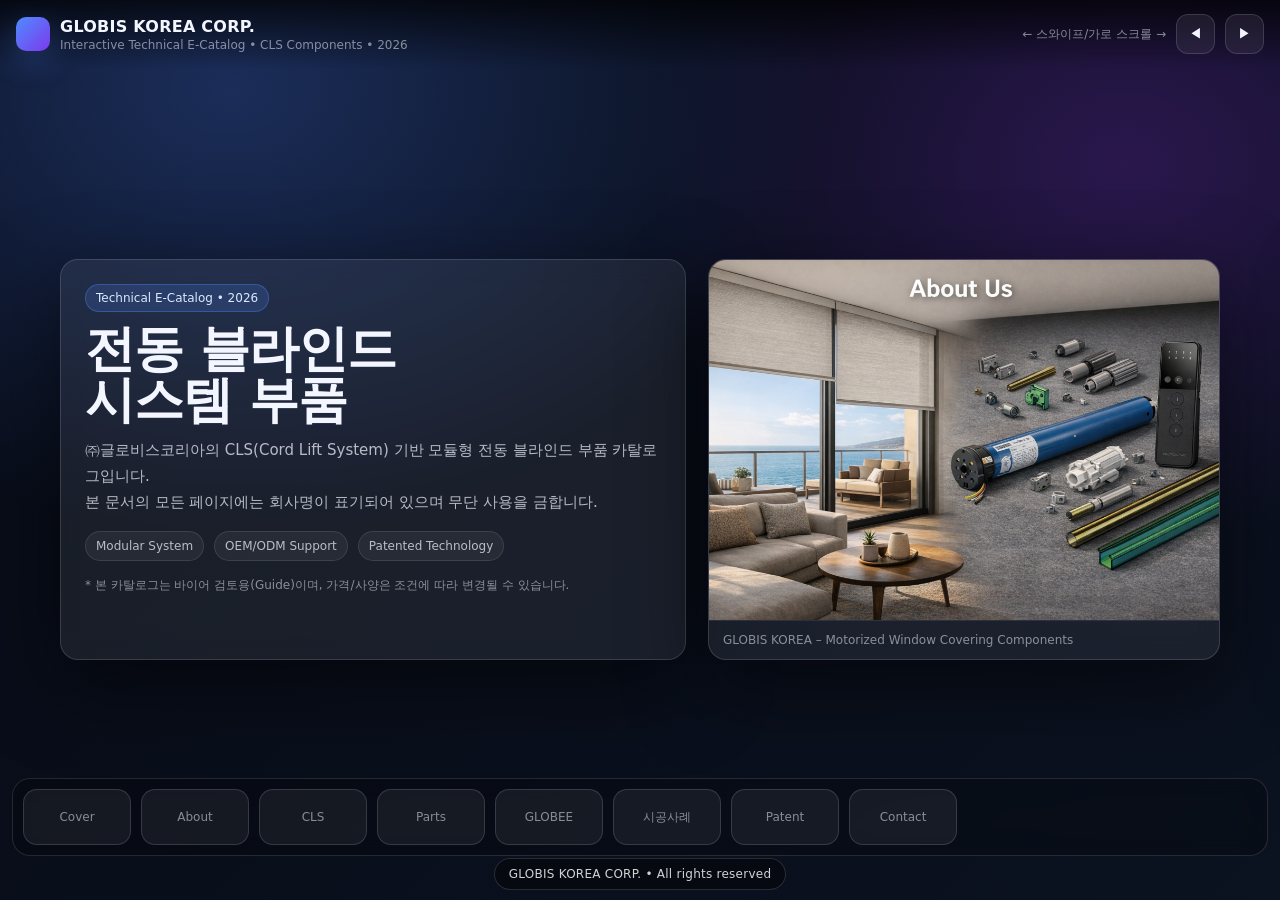
<file: catalog/kr/index.html>
<!doctype html>
<html lang="ko">
<head>
<meta charset="utf-8" />
<meta name="viewport" content="width=device-width, initial-scale=1, viewport-fit=cover" />
<title>GLOBIS KOREA | Interactive E-Catalog (KR)</title>
<style>
:root{
  --bg0:#070b16;
  --bg1:#0b1220;
  --bg2:#101a33;
  --card:rgba(255,255,255,.07);
  --card2:rgba(255,255,255,.10);
  --stroke:rgba(255,255,255,.14);
  --text:#f3f6ff;
  --muted:rgba(243,246,255,.72);
  --muted2:rgba(243,246,255,.52);
  --accent:#4f8cff;
  --accent2:#7c3aed;
  --shadow: 0 26px 80px rgba(0,0,0,.55);
  --radius: 18px;
  --maxw: 1160px;
}
*{box-sizing:border-box;}
html,body{height:100%;}
body{
  margin:0;
  font-family: ui-sans-serif, system-ui, -apple-system, Segoe UI, Roboto, Arial;
  color:var(--text);
  background: radial-gradient(1100px 800px at 18% 10%, #1b2d59 0%, transparent 55%),
              radial-gradient(900px 700px at 88% 18%, #2a174d 0%, transparent 55%),
              linear-gradient(135deg,var(--bg0),var(--bg1));
}
/* Topbar */
.topbar{
  position:fixed; inset: 0 0 auto 0;
  padding: 14px 16px;
  display:flex; align-items:center; justify-content:space-between; gap:12px;
  background: linear-gradient(180deg, rgba(0,0,0,.70), rgba(0,0,0,0));
  z-index:50;
}
.brand{display:flex;align-items:center;gap:10px;min-width:0;}
.logo{
  width:34px;height:34px;border-radius:10px;
  background: linear-gradient(135deg,var(--accent),var(--accent2));
  box-shadow: 0 10px 30px rgba(79,140,255,.25);
}
.t1{font-weight:900; letter-spacing:.25px; white-space:nowrap;}
.t2{font-size:12px;color:var(--muted2); margin-top:2px; white-space:nowrap; overflow:hidden; text-overflow:ellipsis;}
.controls{display:flex;align-items:center;gap:10px;}
.btn{
  appearance:none;border:1px solid var(--stroke);
  background:var(--card); color:var(--text);
  padding:10px 12px;border-radius:12px; cursor:pointer;
  backdrop-filter: blur(10px);
}
.btn:active{transform: translateY(1px);}
.hint{font-size:12px;color:var(--muted2);}

/* Track (scroll-snap, works without JS) */
.track{
  height:100vh;
  display:flex;
  overflow-x:auto;
  overflow-y:hidden;
  scroll-snap-type: x mandatory;
  scroll-behavior:smooth;
  -webkit-overflow-scrolling: touch;
}
.track::-webkit-scrollbar{height:10px;}
.track::-webkit-scrollbar-thumb{background: rgba(255,255,255,.12); border-radius:999px;}
.page{
  width:100vw;height:100vh;flex:0 0 100vw;
  scroll-snap-align:start;
  padding: 86px 18px 68px;
  display:flex; align-items:center; justify-content:center;
}
.wrap{
  width:min(var(--maxw), 100%);
  display:grid;
  grid-template-columns: 1.1fr .9fr;
  gap: 22px;
  align-items:stretch;
}
@media (max-width: 980px){ .wrap{grid-template-columns: 1fr;} }

.card{
  background: var(--card);
  border: 1px solid var(--stroke);
  border-radius: var(--radius);
  box-shadow: var(--shadow);
  overflow:hidden;
  backdrop-filter: blur(12px);
}
.pad{padding: 24px;}
.scroll{max-height: calc(100vh - 86px - 68px); overflow:auto;}
.scroll::-webkit-scrollbar{width:10px;}
.scroll::-webkit-scrollbar-thumb{background: rgba(255,255,255,.12); border-radius:999px;}

.kicker{
  display:inline-flex; align-items:center; gap:8px;
  padding:6px 10px;
  background: rgba(79,140,255,.18);
  border: 1px solid rgba(79,140,255,.35);
  border-radius: 999px;
  font-size:12px; color: #dbeafe;
}
.h1{font-size:50px; line-height:1.03; margin: 12px 0 10px; font-weight:950; letter-spacing:-.9px;}
.h2{font-size:30px; line-height:1.12; margin: 10px 0 8px; font-weight:900; letter-spacing:-.4px;}
.sub{color:var(--muted); font-size:15px; line-height:1.75;}
.meta{margin-top:16px;display:flex;flex-wrap:wrap;gap:10px;}
.tag{padding:7px 10px;border-radius:999px;background: rgba(255,255,255,.06); border:1px solid rgba(255,255,255,.10); color:var(--muted); font-size:12px;}
.figure{height:100%;display:flex;flex-direction:column;}
.heroimg{width:100%;height:100%;min-height:360px;object-fit:cover;display:block;}
.figcap{padding:12px 14px;font-size:12px;color:var(--muted2);border-top:1px solid rgba(255,255,255,.08);}

/* Library */
.libhead{display:flex;flex-wrap:wrap;gap:10px; align-items:center; justify-content:space-between; margin-top:14px;}
.search{
  flex: 1 1 260px;
  display:flex;gap:10px; align-items:center;
  background: rgba(0,0,0,.25);
  border: 1px solid rgba(255,255,255,.12);
  border-radius: 14px;
  padding: 10px 12px;
}
.search input{
  width:100%;
  border:none;
  outline:none;
  background:transparent;
  color:var(--text);
  font-size:14px;
}
.chips{display:flex;flex-wrap:wrap;gap:8px;}
.chip{
  appearance:none; cursor:pointer;
  padding:8px 10px;
  border-radius: 999px;
  border: 1px solid rgba(255,255,255,.14);
  background: rgba(255,255,255,.06);
  color: var(--muted);
  font-size:12px;
}
.chip.active{
  border-color: rgba(79,140,255,.75);
  color:#dbeafe;
  box-shadow: 0 0 0 3px rgba(79,140,255,.16) inset;
}
.grid{
  margin-top:16px;
  display:grid;
  grid-template-columns: repeat(3, minmax(0, 1fr));
  gap: 14px;
}
@media (max-width: 1100px){ .grid{grid-template-columns: repeat(2, minmax(0, 1fr));} }
@media (max-width: 560px){ .grid{grid-template-columns: 1fr;} }

.pcard{
  background: rgba(255,255,255,.06);
  border: 1px solid rgba(255,255,255,.10);
  border-radius: 16px;
  overflow:hidden;
  transition: transform .18s ease, border-color .18s ease;
}
.pcard:hover{transform: translateY(-2px); border-color: rgba(79,140,255,.35);}
.pimg{
  height: 190px;
  background: radial-gradient(600px 240px at 20% 10%, rgba(79,140,255,.20), transparent 45%),
              radial-gradient(540px 240px at 80% 10%, rgba(124,58,237,.20), transparent 45%),
              #0a1020;
  border-bottom: 1px solid rgba(255,255,255,.08);
  display:flex;align-items:center;justify-content:center;
  cursor: zoom-in;
}
.pimg img{
  width:100%; height:100%;
  object-fit: contain;
  padding: 10px 10px 8px;
}
.noimg{width:100%;height:100%;display:flex;flex-direction:column;align-items:center;justify-content:center;gap:8px;color:var(--muted2);}
.noimg_ref{font-weight:900; letter-spacing:.6px;}
.pbody{padding: 14px 14px 16px;}
.pref{font-weight:900; font-size:14px; letter-spacing:.4px;}
.pname{margin-top:6px; color: var(--text); font-size:13px; line-height:1.35;}
.pmeta{margin-top:10px; display:flex; flex-wrap:wrap; gap:8px;}
.pgrid{margin-top:12px; display:grid; grid-template-columns:1fr 1fr; gap:10px;}
.kv{padding:10px; border-radius:14px; background: rgba(255,255,255,.05); border:1px solid rgba(255,255,255,.08);}
.k{font-size:11px; color:var(--muted2);}
.v{margin-top:4px; font-size:12px; color:var(--muted);}
.pnote{margin-top:10px; font-size:12px; color:var(--muted2); line-height:1.5;}

/* Modal */
.modal{
  position:fixed; inset:0;
  display:none;
  align-items:center; justify-content:center;
  background: rgba(0,0,0,.72);
  z-index: 90;
  padding: 18px;
}
.modal.on{display:flex;}
.mcard{
  width: min(980px, 100%);
  background: rgba(20,26,48,.92);
  border: 1px solid rgba(255,255,255,.14);
  border-radius: 18px;
  overflow:hidden;
  box-shadow: 0 30px 110px rgba(0,0,0,.70);
}
.mtop{display:flex; align-items:center; justify-content:space-between; gap:12px; padding: 14px 16px; border-bottom:1px solid rgba(255,255,255,.10);}
.mtitle{min-width:0;}
.mtitle .r{font-weight:900; letter-spacing:.4px;}
.mtitle .n{font-size:12px; color:var(--muted2); margin-top:4px; white-space:nowrap; overflow:hidden; text-overflow:ellipsis;}
.mclose{cursor:pointer;}
.mimgwrap{height: min(70vh, 560px); background:#050814; display:flex; align-items:center; justify-content:center;}
.mimgwrap img{width:100%; height:100%; object-fit: contain; padding: 12px;}

/* Watermark */
.watermark{
  position: fixed; inset: auto 0 10px 0;
  display:flex; justify-content:center; z-index: 40; pointer-events:none;
}
.watermark > div{
  padding: 8px 14px;
  border-radius: 999px;
  background: rgba(0,0,0,.40);
  border: 1px solid rgba(255,255,255,.14);
  color: rgba(255,255,255,.82);
  font-size: 12px;
  letter-spacing: .25px;
  backdrop-filter: blur(10px);
  white-space: nowrap;
}

/* bottom jump */
.drawer{
  position: fixed; left: 12px; right: 12px; bottom: 44px;
  display:flex; gap:10px; overflow:auto; padding: 10px;
  background: rgba(0,0,0,.22);
  border:1px solid rgba(255,255,255,.12);
  border-radius: 18px;
  backdrop-filter: blur(10px);
  z-index: 45;
}
.drawer a{
  flex:0 0 auto;
  width: 108px; height: 56px;
  border-radius: 14px;
  border: 1px solid rgba(255,255,255,.14);
  background: rgba(255,255,255,.06);
  display:flex; align-items:center; justify-content:center;
  font-size:12px; color: var(--muted2);
  text-decoration:none;
  user-select:none;
}

/* Applications page */
.apps-grid{
  display:grid;
  grid-template-columns: repeat(3, minmax(0, 1fr));
  gap:14px;
  margin-top:2px;
}
@media (max-width: 980px){
  .apps-grid{ grid-template-columns: repeat(2, minmax(0, 1fr)); }
}
@media (max-width: 560px){
  .apps-grid{ grid-template-columns: 1fr; }
}
.app-card{
  margin:0;
  border-radius:14px;
  overflow:hidden;
  background: rgba(255,255,255,0.035);
  border: 1px solid rgba(255,255,255,0.08);
  box-shadow: 0 10px 30px rgba(0,0,0,0.22);
}
.app-card img{
  width:100%;
  height:170px;
  object-fit:cover;
  display:block;
}
.app-card figcaption{
  padding:10px 12px 12px 12px;
}
.app-card .cap-title{
  font-weight:800;
  letter-spacing:0.2px;
  font-size:13px;
  color:var(--text);
}
.app-card .cap-sub{
  margin-top:4px;
  font-size:11px;
  color:var(--muted2);
}
.apps-note{
  margin-top:12px;
  font-size:11px;
  color:var(--muted2);
}
</style>
</head>
<body>

<div class="topbar">
  <div class="brand">
    <div class="logo" aria-hidden="true"></div>
    <div style="min-width:0">
      <div class="t1">GLOBIS KOREA CORP.</div>
      <div class="t2">Interactive Technical E‑Catalog • CLS Components • 2026</div>
    </div>
  </div>
  <div class="controls">
    <div class="hint">← 스와이프/가로 스크롤 →</div>
    <button class="btn" id="prev" type="button">◀</button>
    <button class="btn" id="next" type="button">▶</button>
  </div>
</div>

<main class="track" id="track">

  <!-- Cover -->
  <section class="page" id="p1">
    <div class="wrap">
      <div class="card pad scroll">
        <span class="kicker">Technical E‑Catalog • 2026</span>
        <div class="h1">전동 블라인드<br/>시스템 부품</div>
        <div class="sub">
          ㈜글로비스코리아의 CLS(Cord Lift System) 기반 모듈형 전동 블라인드 부품 카탈로그입니다.<br/>
          본 문서의 모든 페이지에는 회사명이 표기되어 있으며 무단 사용을 금합니다.
        </div>
        <div class="meta">
          <span class="tag">Modular System</span>
          <span class="tag">OEM/ODM Support</span>
          <span class="tag">Patented Technology</span>
        </div>
        <div class="sub" style="margin-top:14px;color:var(--muted2);font-size:12px;">
          * 본 카탈로그는 바이어 검토용(Guide)이며, 가격/사양은 조건에 따라 변경될 수 있습니다.
        </div>
      </div>
      <div class="card figure">
        <img class="heroimg" src="assets/about.png" alt="cover">
        <div class="figcap">GLOBIS KOREA – Motorized Window Covering Components</div>
      </div>
    </div>
  </section>

  <!-- About -->
  <section class="page" id="p2">
    <div class="wrap">
      <div class="card pad scroll">
        <span class="kicker">About</span>
        <div class="h2">GLOBIS KOREA CORP.</div>
        <div class="sub">
          글로비스코리아는 전동 블라인드 및 차양 시스템의 핵심 부품과 구동 메커니즘을 개발/공급합니다.<br/>
          다양한 제품군(Wooden • Venetian • Roman • Honeycomb)에 적용 가능한 시스템 부품을 제공합니다.
        </div>
        <div class="meta">
          <span class="tag">System Components</span>
          <span class="tag">Manufacturing & Supply</span>
          <span class="tag">Technical Documentation</span>
        </div>
      </div>
      <div class="card figure">
        <img class="heroimg" src="assets/cls_parts.png" alt="parts">
        <div class="figcap">CLS Components (Sample Visual)</div>
      </div>
    </div>
  </section>

  <!-- CLS Overview -->
  <section class="page" id="p3">
    <div class="wrap">
      <div class="card pad scroll">
        <span class="kicker">Platform</span>
        <div class="h2">CLS (Cord Lift System)</div>
        <div class="sub">
          CLS는 리프트 코드 권취(Spool)와 모터 토크 전달(Drive) 구조를 모듈화한 시스템입니다.<br/>
          다양한 헤드레일/브라켓 구성으로 생산성과 시공 편의성을 향상시키며, 제품 라인업 확장이 용이합니다.
        </div>
        <div class="meta">
          <span class="tag">Cord Lift</span>
          <span class="tag">Drive Wheel</span>
          <span class="tag">Shaft / Bracket</span>
        </div>
      </div>
      <div class="card figure">
        <img class="heroimg" src="assets/cls40_components.png" alt="cls40">
        <div class="figcap">CLS40 / CLS50 Parts Structure</div>
      </div>
    </div>
  </section>

  <!-- Component Library -->
  <section class="page" id="p4">
    <div class="wrap" style="grid-template-columns: 1fr;">
      <div class="card pad scroll">
        <span class="kicker">Component Library</span>
        <div class="h2">부품 라이브러리 (이미지 + 가격표 정보)</div>
        <div class="sub">
          가격표(2026) 기준의 부품 정보를 정리했습니다. 각 카드의 이미지를 클릭하면 확대해서 볼 수 있습니다.
        </div>

        <div class="libhead">
          <div class="search" title="Search by reference or name">
            🔎 <input id="q" placeholder="부품번호(Reference) 또는 Part Name 검색" />
          </div>
          <div class="chips" id="chips">
            <button class="chip active" data-cat="ALL" onclick="setCat('ALL')">ALL</button>
            <button class="chip" data-cat="Accessories" onclick="setCat('Accessories')">Accessories</button>
<button class="chip" data-cat="CLS40 / New CLS40" onclick="setCat('CLS40 / New CLS40')">CLS40 / New CLS40</button>
<button class="chip" data-cat="CLS50" onclick="setCat('CLS50')">CLS50</button>
<button class="chip" data-cat="Other" onclick="setCat('Other')">Other</button>
          </div>
        </div>

        <div class="grid" id="grid">

    <article class="pcard" data-cat="Accessories" data-ref="9617015" data-name="CLS40/50-GUIDING ROLLER SET (공용 안내 롤러 셋)">
      <div class="pimg" onclick="openModal('assets/parts/9617015.jpg','9617015','CLS40/50-GUIDING ROLLER SET (공용 안내 롤러 셋)')">
        <img loading="lazy" src="assets/parts/9617015.jpg" alt="9617015">
      </div>
      <div class="pbody">
        <div class="pref">9617015</div>
        <div class="pname">CLS40/50-GUIDING ROLLER SET (공용 안내 롤러 셋)</div>
        <div class="pmeta">
          <span class="tag">Accessories</span>
          <span class="tag">HS 8482.99</span>
        </div>
        <div class="pgrid">
          <div class="kv"><div class="k">Price</div><div class="v">$2.09 / PC</div></div>
          <div class="kv"><div class="k">Material</div><div class="v">Nylon 70% + Glass 30%</div></div>
          <div class="kv"><div class="k">Size</div><div class="v">40 H X 20 W X 18 L</div></div>
          <div class="kv"><div class="k">Weight</div><div class="v">10G</div></div>
        </div>
        <div class="pnote">It can control two strings cord.</div>
      </div>
    </article>


    <article class="pcard" data-cat="Accessories" data-ref="9617016" data-name="CLS40/50-SINGLE TAPE SHEET (공용 싱글 테이프 시트)">
      <div class="pimg" onclick="openModal('assets/parts/9617016.jpg','9617016','CLS40/50-SINGLE TAPE SHEET (공용 싱글 테이프 시트)')">
        <img loading="lazy" src="assets/parts/9617016.jpg" alt="9617016">
      </div>
      <div class="pbody">
        <div class="pref">9617016</div>
        <div class="pname">CLS40/50-SINGLE TAPE SHEET (공용 싱글 테이프 시트)</div>
        <div class="pmeta">
          <span class="tag">Accessories</span>
          <span class="tag">HS 8482.99</span>
        </div>
        <div class="pgrid">
          <div class="kv"><div class="k">Price</div><div class="v">$1.98 / PC</div></div>
          <div class="kv"><div class="k">Material</div><div class="v">Nylon 70% + Glass 30%</div></div>
          <div class="kv"><div class="k">Size</div><div class="v">11 H X 58 W X 32 L</div></div>
          <div class="kv"><div class="k">Weight</div><div class="v">12G</div></div>
        </div>
        <div class="pnote">String ladder type.</div>
      </div>
    </article>


    <article class="pcard" data-cat="Accessories" data-ref="9617017" data-name="CLS40/50-RIBBON TAPE SHEET (공용 리본 테이프 시트)">
      <div class="pimg" onclick="openModal('assets/parts/9617017.jpg','9617017','CLS40/50-RIBBON TAPE SHEET (공용 리본 테이프 시트)')">
        <img loading="lazy" src="assets/parts/9617017.jpg" alt="9617017">
      </div>
      <div class="pbody">
        <div class="pref">9617017</div>
        <div class="pname">CLS40/50-RIBBON TAPE SHEET (공용 리본 테이프 시트)</div>
        <div class="pmeta">
          <span class="tag">Accessories</span>
          <span class="tag">HS 8482.99</span>
        </div>
        <div class="pgrid">
          <div class="kv"><div class="k">Price</div><div class="v">$1.98 / PC</div></div>
          <div class="kv"><div class="k">Material</div><div class="v">Nylon 70% + Glass 30%</div></div>
          <div class="kv"><div class="k">Size</div><div class="v">8 H X 58 W X 32 L</div></div>
          <div class="kv"><div class="k">Weight</div><div class="v">12G</div></div>
        </div>
        <div class="pnote">Ribbon ladder type</div>
      </div>
    </article>


    <article class="pcard" data-cat="Accessories" data-ref="9617020" data-name="CLS40/50-LARGE RIBBON TAPE SHEET (공용 라지 리본 테이프 시트)">
      <div class="pimg" onclick="openModal('assets/parts/9617020.jpg','9617020','CLS40/50-LARGE RIBBON TAPE SHEET (공용 라지 리본 테이프 시트)')">
        <img loading="lazy" src="assets/parts/9617020.jpg" alt="9617020">
      </div>
      <div class="pbody">
        <div class="pref">9617020</div>
        <div class="pname">CLS40/50-LARGE RIBBON TAPE SHEET (공용 라지 리본 테이프 시트)</div>
        <div class="pmeta">
          <span class="tag">Accessories</span>
          <span class="tag">HS 8482.99</span>
        </div>
        <div class="pgrid">
          <div class="kv"><div class="k">Price</div><div class="v">$2.20 / PC</div></div>
          <div class="kv"><div class="k">Material</div><div class="v">Nylon 70% + Glass 30%</div></div>
          <div class="kv"><div class="k">Size</div><div class="v">8.5 H X 58 W X 54 L</div></div>
          <div class="kv"><div class="k">Weight</div><div class="v">15G</div></div>
        </div>
        <div class="pnote">Deco Ribbon ladder type</div>
      </div>
    </article>


    <article class="pcard" data-cat="CLS40 / New CLS40" data-ref="9416002" data-name="CLS40-BLIND SHAFT (소형 블라인드 샤프트)">
      <div class="pimg" onclick="openModal('assets/parts/9416002.jpg','9416002','CLS40-BLIND SHAFT (소형 블라인드 샤프트)')">
        <img loading="lazy" src="assets/parts/9416002.jpg" alt="9416002">
      </div>
      <div class="pbody">
        <div class="pref">9416002</div>
        <div class="pname">CLS40-BLIND SHAFT (소형 블라인드 샤프트)</div>
        <div class="pmeta">
          <span class="tag">CLS40 / New CLS40</span>
          <span class="tag">HS 8479.9</span>
        </div>
        <div class="pgrid">
          <div class="kv"><div class="k">Price</div><div class="v">$6.60 / M</div></div>
          <div class="kv"><div class="k">Material</div><div class="v">Aluminum</div></div>
          <div class="kv"><div class="k">Size</div><div class="v">44 ø X 1,000 L</div></div>
          <div class="kv"><div class="k">Weight</div><div class="v">870G</div></div>
        </div>
        <div class="pnote">4.0 M, 5.0 M, 6.0 M, and maximum 6.3 M width.</div>
      </div>
    </article>


    <article class="pcard" data-cat="CLS40 / New CLS40" data-ref="9416100" data-name="CLS40-BLIND CASE-H (소형 블라인드 케이스-H)">
      <div class="pimg" onclick="openModal('assets/parts/9416100.jpg','9416100','CLS40-BLIND CASE-H (소형 블라인드 케이스-H)')">
        <img loading="lazy" src="assets/parts/9416100.jpg" alt="9416100">
      </div>
      <div class="pbody">
        <div class="pref">9416100</div>
        <div class="pname">CLS40-BLIND CASE-H (소형 블라인드 케이스-H)</div>
        <div class="pmeta">
          <span class="tag">CLS40 / New CLS40</span>
          <span class="tag">HS 8479.9</span>
        </div>
        <div class="pgrid">
          <div class="kv"><div class="k">Price</div><div class="v">$6.59 / M</div></div>
          <div class="kv"><div class="k">Material</div><div class="v">Aluminum</div></div>
          <div class="kv"><div class="k">Size</div><div class="v">67.5 H X 69 W X 1,000 L</div></div>
          <div class="kv"><div class="k">Weight</div><div class="v">980G</div></div>
        </div>
        <div class="pnote">With this Blind Case, you can use the snap bracket or integral bracket. That means you can save the money and it makes you to install the Blind Case easily. You can put the slat on the Blind Case for the Blance Rail like manual system.</div>
      </div>
    </article>


    <article class="pcard" data-cat="CLS40 / New CLS40" data-ref="9417000" data-name="CLS40-CONE&SPOOL-H  (소형 자동콘-H)">
      <div class="pimg" onclick="openModal('assets/parts/9417000.jpg','9417000','CLS40-CONE&SPOOL-H  (소형 자동콘-H)')">
        <img loading="lazy" src="assets/parts/9417000.jpg" alt="9417000">
      </div>
      <div class="pbody">
        <div class="pref">9417000</div>
        <div class="pname">CLS40-CONE&SPOOL-H  (소형 자동콘-H)</div>
        <div class="pmeta">
          <span class="tag">CLS40 / New CLS40</span>
          <span class="tag">HS 3923.4</span>
        </div>
        <div class="pgrid">
          <div class="kv"><div class="k">Price</div><div class="v">$3.41 / SET</div></div>
          <div class="kv"><div class="k">Material</div><div class="v">ABS</div></div>
          <div class="kv"><div class="k">Size</div><div class="v">CONE 55 H X 55 W X 120 L SPOOL CYLINDER 50 ø X 145 L</div></div>
          <div class="kv"><div class="k">Weight</div><div class="v">170G</div></div>
        </div>
        <div class="pnote">Maximum height is 5.5M.</div>
      </div>
    </article>


    <article class="pcard" data-cat="CLS40 / New CLS40" data-ref="9417004" data-name="CLS40-END PLUG S (소형 엔드플러그)">
      <div class="pimg" onclick="openModal('assets/parts/9417004.jpg','9417004','CLS40-END PLUG S (소형 엔드플러그)')">
        <img loading="lazy" src="assets/parts/9417004.jpg" alt="9417004">
      </div>
      <div class="pbody">
        <div class="pref">9417004</div>
        <div class="pname">CLS40-END PLUG S (소형 엔드플러그)</div>
        <div class="pmeta">
          <span class="tag">CLS40 / New CLS40</span>
          <span class="tag">HS 3923.5</span>
        </div>
        <div class="pgrid">
          <div class="kv"><div class="k">Price</div><div class="v">$1.21 / PC</div></div>
          <div class="kv"><div class="k">Material</div><div class="v">Nylon 70% + Glass 30%</div></div>
          <div class="kv"><div class="k">Size</div><div class="v">30 ø X 55 L</div></div>
          <div class="kv"><div class="k">Weight</div><div class="v">40G</div></div>
        </div>
        <div class="pnote"></div>
      </div>
    </article>


    <article class="pcard" data-cat="CLS40 / New CLS40" data-ref="9417005" data-name="CLS40-CASE PLUG-H (소형 케이스 플러그-H)">
      <div class="pimg" onclick="openModal('assets/parts/9417005.jpg','9417005','CLS40-CASE PLUG-H (소형 케이스 플러그-H)')">
        <img loading="lazy" src="assets/parts/9417005.jpg" alt="9417005">
      </div>
      <div class="pbody">
        <div class="pref">9417005</div>
        <div class="pname">CLS40-CASE PLUG-H (소형 케이스 플러그-H)</div>
        <div class="pmeta">
          <span class="tag">CLS40 / New CLS40</span>
          <span class="tag">HS 3923.1</span>
        </div>
        <div class="pgrid">
          <div class="kv"><div class="k">Price</div><div class="v">$1.21 / PC</div></div>
          <div class="kv"><div class="k">Material</div><div class="v"></div></div>
          <div class="kv"><div class="k">Size</div><div class="v">71.5 H X 74 W X 20 L</div></div>
          <div class="kv"><div class="k">Weight</div><div class="v">30G</div></div>
        </div>
        <div class="pnote"></div>
      </div>
    </article>


    <article class="pcard" data-cat="CLS40 / New CLS40" data-ref="9417007" data-name="CLS40-MOTOR DRIVE WHEEL S (소형 모터 드라이브 휠)">
      <div class="pimg" onclick="openModal('assets/parts/9417007.jpg','9417007','CLS40-MOTOR DRIVE WHEEL S (소형 모터 드라이브 휠)')">
        <img loading="lazy" src="assets/parts/9417007.jpg" alt="9417007">
      </div>
      <div class="pbody">
        <div class="pref">9417007</div>
        <div class="pname">CLS40-MOTOR DRIVE WHEEL S (소형 모터 드라이브 휠)</div>
        <div class="pmeta">
          <span class="tag">CLS40 / New CLS40</span>
          <span class="tag">HS 9406.9</span>
        </div>
        <div class="pgrid">
          <div class="kv"><div class="k">Price</div><div class="v">$1.09 / PC</div></div>
          <div class="kv"><div class="k">Material</div><div class="v">Nylon 70% + Glass 30%</div></div>
          <div class="kv"><div class="k">Size</div><div class="v">30 ø X 20 L</div></div>
          <div class="kv"><div class="k">Weight</div><div class="v">15G</div></div>
        </div>
        <div class="pnote"></div>
      </div>
    </article>


    <article class="pcard" data-cat="CLS40 / New CLS40" data-ref="9417021" data-name="CLS40-INTERMEDIATE (소형 연결브라켓)">
      <div class="pimg" onclick="openModal('assets/parts/9417021.jpg','9417021','CLS40-INTERMEDIATE (소형 연결브라켓)')">
        <img loading="lazy" src="assets/parts/9417021.jpg" alt="9417021">
      </div>
      <div class="pbody">
        <div class="pref">9417021</div>
        <div class="pname">CLS40-INTERMEDIATE (소형 연결브라켓)</div>
        <div class="pmeta">
          <span class="tag">CLS40 / New CLS40</span>
          <span class="tag">HS 8479.9</span>
        </div>
        <div class="pgrid">
          <div class="kv"><div class="k">Price</div><div class="v">$33.00 / SET</div></div>
          <div class="kv"><div class="k">Material</div><div class="v">Polypropylene</div></div>
          <div class="kv"><div class="k">Size</div><div class="v">42 ø X 220 L</div></div>
          <div class="kv"><div class="k">Weight</div><div class="v">300G</div></div>
        </div>
        <div class="pnote">It can be operated with 70 KG weight.</div>
      </div>
    </article>


    <article class="pcard" data-cat="CLS40 / New CLS40" data-ref="9417022" data-name="CLS40-MONO TILTING RING SET (소형 일반 틸팅 셋)">
      <div class="pimg" onclick="openModal('assets/parts/9417022.jpg','9417022','CLS40-MONO TILTING RING SET (소형 일반 틸팅 셋)')">
        <img loading="lazy" src="assets/parts/9417022.jpg" alt="9417022">
      </div>
      <div class="pbody">
        <div class="pref">9417022</div>
        <div class="pname">CLS40-MONO TILTING RING SET (소형 일반 틸팅 셋)</div>
        <div class="pmeta">
          <span class="tag">CLS40 / New CLS40</span>
          <span class="tag">HS 9406.90.9000</span>
        </div>
        <div class="pgrid">
          <div class="kv"><div class="k">Price</div><div class="v">$3.30 / SET</div></div>
          <div class="kv"><div class="k">Material</div><div class="v">Polypropylene</div></div>
          <div class="kv"><div class="k">Size</div><div class="v">57 H X 55 W X 32 L</div></div>
          <div class="kv"><div class="k">Weight</div><div class="v">24G</div></div>
        </div>
        <div class="pnote">Mono type - New EMBLA string ladder type</div>
      </div>
    </article>


    <article class="pcard" data-cat="CLS40 / New CLS40" data-ref="9418200" data-name="CLS40-SNAP BRACKET  (스냅 브라켓)">
      <div class="pimg" onclick="openModal('assets/parts/9418200.jpg','9418200','CLS40-SNAP BRACKET  (스냅 브라켓)')">
        <img loading="lazy" src="assets/parts/9418200.jpg" alt="9418200">
      </div>
      <div class="pbody">
        <div class="pref">9418200</div>
        <div class="pname">CLS40-SNAP BRACKET  (스냅 브라켓)</div>
        <div class="pmeta">
          <span class="tag">CLS40 / New CLS40</span>
          <span class="tag">HS 8302.5</span>
        </div>
        <div class="pgrid">
          <div class="kv"><div class="k">Price</div><div class="v">$0.28 / PC</div></div>
          <div class="kv"><div class="k">Material</div><div class="v"></div></div>
          <div class="kv"><div class="k">Size</div><div class="v"></div></div>
          <div class="kv"><div class="k">Weight</div><div class="v">10G</div></div>
        </div>
        <div class="pnote">It can be installed on Ceiling. If you have your own compnents, you can use it.</div>
      </div>
    </article>


    <article class="pcard" data-cat="CLS40 / New CLS40" data-ref="9418201" data-name="CLS40-INTEGRAL BRACKET (일체형 브라켓)">
      <div class="pimg" onclick="openModal('assets/parts/9418201.jpg','9418201','CLS40-INTEGRAL BRACKET (일체형 브라켓)')">
        <img loading="lazy" src="assets/parts/9418201.jpg" alt="9418201">
      </div>
      <div class="pbody">
        <div class="pref">9418201</div>
        <div class="pname">CLS40-INTEGRAL BRACKET (일체형 브라켓)</div>
        <div class="pmeta">
          <span class="tag">CLS40 / New CLS40</span>
          <span class="tag">HS 8302.5</span>
        </div>
        <div class="pgrid">
          <div class="kv"><div class="k">Price</div><div class="v">$0.57 / PC</div></div>
          <div class="kv"><div class="k">Material</div><div class="v"></div></div>
          <div class="kv"><div class="k">Size</div><div class="v"></div></div>
          <div class="kv"><div class="k">Weight</div><div class="v">40G</div></div>
        </div>
        <div class="pnote">It can be installed on Ceiling or wall. If you have your own compnents, you can use it.</div>
      </div>
    </article>


    <article class="pcard" data-cat="CLS50" data-ref="9516008" data-name="CLS50-BLIND CASE (대형 블라인드 케이스)">
      <div class="pimg" onclick="openModal('assets/parts/9516008.jpg','9516008','CLS50-BLIND CASE (대형 블라인드 케이스)')">
        <img loading="lazy" src="assets/parts/9516008.jpg" alt="9516008">
      </div>
      <div class="pbody">
        <div class="pref">9516008</div>
        <div class="pname">CLS50-BLIND CASE (대형 블라인드 케이스)</div>
        <div class="pmeta">
          <span class="tag">CLS50</span>
          <span class="tag">HS 8479.9</span>
        </div>
        <div class="pgrid">
          <div class="kv"><div class="k">Price</div><div class="v">$7.70 / M</div></div>
          <div class="kv"><div class="k">Material</div><div class="v">Aluminum</div></div>
          <div class="kv"><div class="k">Size</div><div class="v">74 H X 70 W X 1,000 L</div></div>
          <div class="kv"><div class="k">Weight</div><div class="v">870G</div></div>
        </div>
        <div class="pnote">4.0 M, 5.0 M, 6.0 M, and maximum 6.3 M width.</div>
      </div>
    </article>


    <article class="pcard" data-cat="CLS50" data-ref="9516009" data-name="CLS50-BLIND SHAFT (대형 블라인드 샤프트)">
      <div class="pimg" onclick="openModal('assets/parts/9516009.jpg','9516009','CLS50-BLIND SHAFT (대형 블라인드 샤프트)')">
        <img loading="lazy" src="assets/parts/9516009.jpg" alt="9516009">
      </div>
      <div class="pbody">
        <div class="pref">9516009</div>
        <div class="pname">CLS50-BLIND SHAFT (대형 블라인드 샤프트)</div>
        <div class="pmeta">
          <span class="tag">CLS50</span>
          <span class="tag">HS 8479.9</span>
        </div>
        <div class="pgrid">
          <div class="kv"><div class="k">Price</div><div class="v">$7.37 / M</div></div>
          <div class="kv"><div class="k">Material</div><div class="v">Aluminum</div></div>
          <div class="kv"><div class="k">Size</div><div class="v">54 ø X 1,000 L</div></div>
          <div class="kv"><div class="k">Weight</div><div class="v">1130G</div></div>
        </div>
        <div class="pnote">4.0 M, 5.0 M, 6.0 M, and maximum 6.3 M width.</div>
      </div>
    </article>


    <article class="pcard" data-cat="CLS50" data-ref="9517010" data-name="CLS50-CONE & SPOOL CYLINDER (대형 자동콘)">
      <div class="pimg" onclick="openModal('assets/parts/9517010.jpg','9517010','CLS50-CONE & SPOOL CYLINDER (대형 자동콘)')">
        <img loading="lazy" src="assets/parts/9517010.jpg" alt="9517010">
      </div>
      <div class="pbody">
        <div class="pref">9517010</div>
        <div class="pname">CLS50-CONE & SPOOL CYLINDER (대형 자동콘)</div>
        <div class="pmeta">
          <span class="tag">CLS50</span>
          <span class="tag">HS 3923.4</span>
        </div>
        <div class="pgrid">
          <div class="kv"><div class="k">Price</div><div class="v">$3.96 / SET</div></div>
          <div class="kv"><div class="k">Material</div><div class="v">ABS</div></div>
          <div class="kv"><div class="k">Size</div><div class="v">CONE 65 H X 65 W X 120 L SPOOL CYLINDER 65 ø X 150 L</div></div>
          <div class="kv"><div class="k">Weight</div><div class="v">210G</div></div>
        </div>
        <div class="pnote">Maximum height is 5.8M. - 8.0M with Long Cone but same size. Indonesia-3925.30</div>
      </div>
    </article>


    <article class="pcard" data-cat="CLS50" data-ref="9517011" data-name="CLS50-END PLUG S (대형 엔드 플러그)">
      <div class="pimg" onclick="openModal('assets/parts/9517011.jpg','9517011','CLS50-END PLUG S (대형 엔드 플러그)')">
        <img loading="lazy" src="assets/parts/9517011.jpg" alt="9517011">
      </div>
      <div class="pbody">
        <div class="pref">9517011</div>
        <div class="pname">CLS50-END PLUG S (대형 엔드 플러그)</div>
        <div class="pmeta">
          <span class="tag">CLS50</span>
          <span class="tag">HS 3923.5</span>
        </div>
        <div class="pgrid">
          <div class="kv"><div class="k">Price</div><div class="v">$1.32 / PC</div></div>
          <div class="kv"><div class="k">Material</div><div class="v">Nylon 70% + Glass 30%</div></div>
          <div class="kv"><div class="k">Size</div><div class="v">50 ø X 55 L</div></div>
          <div class="kv"><div class="k">Weight</div><div class="v">60G</div></div>
        </div>
        <div class="pnote"></div>
      </div>
    </article>


    <article class="pcard" data-cat="CLS50" data-ref="9517013" data-name="CLS50-CASE PLUG S (대형 케이스 플러그)">
      <div class="pimg" onclick="openModal('assets/parts/9517013.jpg','9517013','CLS50-CASE PLUG S (대형 케이스 플러그)')">
        <img loading="lazy" src="assets/parts/9517013.jpg" alt="9517013">
      </div>
      <div class="pbody">
        <div class="pref">9517013</div>
        <div class="pname">CLS50-CASE PLUG S (대형 케이스 플러그)</div>
        <div class="pmeta">
          <span class="tag">CLS50</span>
          <span class="tag">HS 3923.1</span>
        </div>
        <div class="pgrid">
          <div class="kv"><div class="k">Price</div><div class="v">$1.32 / PC</div></div>
          <div class="kv"><div class="k">Material</div><div class="v">Polypropylene</div></div>
          <div class="kv"><div class="k">Size</div><div class="v">77 H X 73 W X 25 L</div></div>
          <div class="kv"><div class="k">Weight</div><div class="v">20G</div></div>
        </div>
        <div class="pnote">Indonesia-3925.30</div>
      </div>
    </article>


    <article class="pcard" data-cat="CLS50" data-ref="9517014" data-name="CLS50-MOTOR DRIVE WHEEL S (대형 모터 드라이브 휠)">
      <div class="pimg" onclick="openModal('assets/parts/9517014.jpg','9517014','CLS50-MOTOR DRIVE WHEEL S (대형 모터 드라이브 휠)')">
        <img loading="lazy" src="assets/parts/9517014.jpg" alt="9517014">
      </div>
      <div class="pbody">
        <div class="pref">9517014</div>
        <div class="pname">CLS50-MOTOR DRIVE WHEEL S (대형 모터 드라이브 휠)</div>
        <div class="pmeta">
          <span class="tag">CLS50</span>
          <span class="tag">HS 9406.9</span>
        </div>
        <div class="pgrid">
          <div class="kv"><div class="k">Price</div><div class="v">$1.19 / PC</div></div>
          <div class="kv"><div class="k">Material</div><div class="v">Nylon 70% + Glass 30%</div></div>
          <div class="kv"><div class="k">Size</div><div class="v">47.7 ø X 20 L</div></div>
          <div class="kv"><div class="k">Weight</div><div class="v">35G</div></div>
        </div>
        <div class="pnote"></div>
      </div>
    </article>


    <article class="pcard" data-cat="CLS50" data-ref="9517018" data-name="CLS50-INTERMEDIATE (대형 연결브라켓)">
      <div class="pimg" onclick="openModal('assets/parts/9517018.jpg','9517018','CLS50-INTERMEDIATE (대형 연결브라켓)')">
        <img loading="lazy" src="assets/parts/9517018.jpg" alt="9517018">
      </div>
      <div class="pbody">
        <div class="pref">9517018</div>
        <div class="pname">CLS50-INTERMEDIATE (대형 연결브라켓)</div>
        <div class="pmeta">
          <span class="tag">CLS50</span>
          <span class="tag">HS 8479.9</span>
        </div>
        <div class="pgrid">
          <div class="kv"><div class="k">Price</div><div class="v">$33.00 / SET</div></div>
          <div class="kv"><div class="k">Material</div><div class="v">Polypropylene</div></div>
          <div class="kv"><div class="k">Size</div><div class="v">52.5 ø X 220 L</div></div>
          <div class="kv"><div class="k">Weight</div><div class="v">350G</div></div>
        </div>
        <div class="pnote">It can be operated with 70 KG weight.</div>
      </div>
    </article>


    <article class="pcard" data-cat="CLS50" data-ref="9517019" data-name="CLS50-CROWN 48 × 0.7 WHITE (대형 크라운)">
      <div class="pimg" onclick="openModal('assets/parts/9517019.jpg','9517019','CLS50-CROWN 48 × 0.7 WHITE (대형 크라운)')">
        <img loading="lazy" src="assets/parts/9517019.jpg" alt="9517019">
      </div>
      <div class="pbody">
        <div class="pref">9517019</div>
        <div class="pname">CLS50-CROWN 48 × 0.7 WHITE (대형 크라운)</div>
        <div class="pmeta">
          <span class="tag">CLS50</span>
          <span class="tag">HS 8479.9</span>
        </div>
        <div class="pgrid">
          <div class="kv"><div class="k">Price</div><div class="v">$2.42 / PC</div></div>
          <div class="kv"><div class="k">Material</div><div class="v">Polypropylene</div></div>
          <div class="kv"><div class="k">Size</div><div class="v">45 ø X 25 L</div></div>
          <div class="kv"><div class="k">Weight</div><div class="v">1G</div></div>
        </div>
        <div class="pnote">This is for old version EMBLA system.</div>
      </div>
    </article>


    <article class="pcard" data-cat="CLS50" data-ref="9517023" data-name="CLS50-MONO TILTING RING SET (대형 일반 틸팅 셋)">
      <div class="pimg" onclick="openModal('assets/parts/9517023.jpg','9517023','CLS50-MONO TILTING RING SET (대형 일반 틸팅 셋)')">
        <img loading="lazy" src="assets/parts/9517023.jpg" alt="9517023">
      </div>
      <div class="pbody">
        <div class="pref">9517023</div>
        <div class="pname">CLS50-MONO TILTING RING SET (대형 일반 틸팅 셋)</div>
        <div class="pmeta">
          <span class="tag">CLS50</span>
          <span class="tag">HS 9406.90.9000</span>
        </div>
        <div class="pgrid">
          <div class="kv"><div class="k">Price</div><div class="v">$3.30 / SET</div></div>
          <div class="kv"><div class="k">Material</div><div class="v">Polypropylene</div></div>
          <div class="kv"><div class="k">Size</div><div class="v">69 H X 65 W X 32 L</div></div>
          <div class="kv"><div class="k">Weight</div><div class="v">28G</div></div>
        </div>
        <div class="pnote">Mono type - New EMBLA string ladder type.</div>
      </div>
    </article>


    <article class="pcard" data-cat="CLS50" data-ref="9517030" data-name="CLS50-LONG CONE & SPOOL CYLINDER (대형 롱 자동 콘)">
      <div class="pimg" onclick="openModal('assets/parts/9517030.jpg','9517030','CLS50-LONG CONE & SPOOL CYLINDER (대형 롱 자동 콘)')">
        <img loading="lazy" src="assets/parts/9517030.jpg" alt="9517030">
      </div>
      <div class="pbody">
        <div class="pref">9517030</div>
        <div class="pname">CLS50-LONG CONE & SPOOL CYLINDER (대형 롱 자동 콘)</div>
        <div class="pmeta">
          <span class="tag">CLS50</span>
          <span class="tag">HS 3923.4</span>
        </div>
        <div class="pgrid">
          <div class="kv"><div class="k">Price</div><div class="v">$7.15 / SET</div></div>
          <div class="kv"><div class="k">Material</div><div class="v">ABS</div></div>
          <div class="kv"><div class="k">Size</div><div class="v">CONE 65 H X 65 W X 120 L SPOOL CYLINDER 65 ø X 150 L</div></div>
          <div class="kv"><div class="k">Weight</div><div class="v">210G</div></div>
        </div>
        <div class="pnote">It can control the height 8 meter.</div>
      </div>
    </article>


    <article class="pcard" data-cat="CLS50" data-ref="9517111" data-name="CLS40/50-EYELET">
      <div class="pimg" onclick="openModal('assets/parts/9517111.jpg','9517111','CLS40/50-EYELET')">
        <img loading="lazy" src="assets/parts/9517111.jpg" alt="9517111">
      </div>
      <div class="pbody">
        <div class="pref">9517111</div>
        <div class="pname">CLS40/50-EYELET</div>
        <div class="pmeta">
          <span class="tag">CLS50</span>
          <span class="tag">HS 8302.5</span>
        </div>
        <div class="pgrid">
          <div class="kv"><div class="k">Price</div><div class="v">$0.11 / SET</div></div>
          <div class="kv"><div class="k">Material</div><div class="v">Aluminum</div></div>
          <div class="kv"><div class="k">Size</div><div class="v">15MM X 22MM</div></div>
          <div class="kv"><div class="k">Weight</div><div class="v">1G</div></div>
        </div>
        <div class="pnote">The Eyelet will be used for motorized roman and duette(Honeycomb) shade.</div>
      </div>
    </article>


    <article class="pcard" data-cat="CLS50" data-ref="9517113" data-name="CLS40/50-EYELET PUNCHING TOOL">
      <div class="pimg" onclick="openModal('assets/parts/9517113.jpg','9517113','CLS40/50-EYELET PUNCHING TOOL')">
        <img loading="lazy" src="assets/parts/9517113.jpg" alt="9517113">
      </div>
      <div class="pbody">
        <div class="pref">9517113</div>
        <div class="pname">CLS40/50-EYELET PUNCHING TOOL</div>
        <div class="pmeta">
          <span class="tag">CLS50</span>
          <span class="tag">HS 8302.5</span>
        </div>
        <div class="pgrid">
          <div class="kv"><div class="k">Price</div><div class="v">$59.40 / SET</div></div>
          <div class="kv"><div class="k">Material</div><div class="v">IRON</div></div>
          <div class="kv"><div class="k">Size</div><div class="v">9MM (9ø)</div></div>
          <div class="kv"><div class="k">Weight</div><div class="v">3500G</div></div>
        </div>
        <div class="pnote">This punching tool is for assembling of the eyelet.</div>
      </div>
    </article>


    <article class="pcard" data-cat="CLS50" data-ref="9518012" data-name="CLS50-TURN BRACKET T&B (대형 턴브라켓)">
      <div class="pimg" onclick="openModal('assets/parts/9518012.jpg','9518012','CLS50-TURN BRACKET T&B (대형 턴브라켓)')">
        <img loading="lazy" src="assets/parts/9518012.jpg" alt="9518012">
      </div>
      <div class="pbody">
        <div class="pref">9518012</div>
        <div class="pname">CLS50-TURN BRACKET T&B (대형 턴브라켓)</div>
        <div class="pmeta">
          <span class="tag">CLS50</span>
          <span class="tag">HS 8302.5</span>
        </div>
        <div class="pgrid">
          <div class="kv"><div class="k">Price</div><div class="v">$3.96 / SET</div></div>
          <div class="kv"><div class="k">Material</div><div class="v">Steel</div></div>
          <div class="kv"><div class="k">Size</div><div class="v">TURN BRACKET T 83 H X 75 W X 40 L TURN BRACKET B 2 H X 81 W X 40 L</div></div>
          <div class="kv"><div class="k">Weight</div><div class="v">173G</div></div>
        </div>
        <div class="pnote">It can be installed on Ceiling or wall.       (TOP-135 / BOTTOM-38)</div>
      </div>
    </article>


    <article class="pcard" data-cat="Other" data-ref="1" data-name="THE SCREWS">
      <div class="pimg" onclick="openModal('','1','THE SCREWS')">
        <div class="noimg"><div class="noimg_ref">1</div><div class="noimg_txt">Image N/A</div></div>
      </div>
      <div class="pbody">
        <div class="pref">1</div>
        <div class="pname">THE SCREWS</div>
        <div class="pmeta">
          <span class="tag">Other</span>
          <span class="tag">HS 7318.15.1000</span>
        </div>
        <div class="pgrid">
          <div class="kv"><div class="k">Price</div><div class="v">$None / EA</div></div>
          <div class="kv"><div class="k">Material</div><div class="v"></div></div>
          <div class="kv"><div class="k">Size</div><div class="v"></div></div>
          <div class="kv"><div class="k">Weight</div><div class="v">NoneG</div></div>
        </div>
        <div class="pnote"></div>
      </div>
    </article>


    <article class="pcard" data-cat="Other" data-ref="9990155" data-name="CORD 1.00MM(WHITE)">
      <div class="pimg" onclick="openModal('assets/parts/9990155.jpg','9990155','CORD 1.00MM(WHITE)')">
        <img loading="lazy" src="assets/parts/9990155.jpg" alt="9990155">
      </div>
      <div class="pbody">
        <div class="pref">9990155</div>
        <div class="pname">CORD 1.00MM(WHITE)</div>
        <div class="pmeta">
          <span class="tag">Other</span>
          <span class="tag">HS 8479.9</span>
        </div>
        <div class="pgrid">
          <div class="kv"><div class="k">Price</div><div class="v">$0.08 / M</div></div>
          <div class="kv"><div class="k">Material</div><div class="v">FABRIC</div></div>
          <div class="kv"><div class="k">Size</div><div class="v">1.00MM (1 ROLL-2000M)</div></div>
          <div class="kv"><div class="k">Weight</div><div class="v">3500G</div></div>
        </div>
        <div class="pnote"></div>
      </div>
    </article>

        </div>

        <div class="sub" style="margin-top:14px; color:var(--muted2); font-size:12px;">
          * 이미지가 없는 품목은 “Image N/A”로 표시됩니다. (추가 이미지 제공 시 즉시 업데이트 가능)
        </div>
      </div>
    </div>
  </section>

  <!-- GLOBEE (Top&Down) -->
  <section class="page" id="p5">
    <div class="wrap">
      <div class="card pad scroll">
        <span class="kicker">Premium System</span>
        <div class="h2">GLOBEE (Top&Down) System


<div style="margin-top:16px;text-align:center;">
<img src="assets/globee_assembly.png" style="max-width:90%;max-height:260px;object-fit:contain;background:#050814;border-radius:10px;">
<div style="font-size:11px;color:#9aa3d9;margin-top:4px;">GLOBEE Assembly Structure
<div style="margin-top:10px;">
<span style="display:inline-block;background:#ff3b3b;color:white;
padding:4px 10px;border-radius:6px;font-size:12px;font-weight:700;">


<div style="margin-top:10px;">
  <span style="display:inline-block;background:#ff3b3b;color:white;padding:4px 10px;border-radius:6px;font-size:12px;font-weight:700;">
    NEW PRODUCT
  </span>
</div>
<div style="margin-top:10px;font-size:14px;color:#d6dcff;line-height:1.65;">
  <b>GLOBEE(Top&Down) 시스템</b>은 ㈜글로비스코리아에서 이번에 새롭게 개발한 <b>자체 브랜드 신제품</b> 허니콤 블라인드 시스템입니다.<br>
  Top & Down 동작 방식으로 <b>채광 조절</b>과 <b>프라이버시 조절</b>을 동시에 구현할 수 있으며,<br>
  모듈형 <b>CLS 부품 플랫폼</b>과 호환되도록 설계되었습니다.
</div>
</div>
</div>
</div>
</div>
        <div class="sub">
          Top&Down 구조의 허니콤 시스템을 GLOBEE 라인업으로 제공합니다.<br/>
          채광(privacy/light control) 조절과 프리미엄 완성도를 동시에 만족시키는 제품입니다.
        </div>
        <div class="meta">
          <span class="tag">Honeycomb</span>
          <span class="tag">Top & Down</span>
          <span class="tag">Premium</span>
        </div>
      </div>
      <div class="card figure">
        <img class="heroimg" src="assets/top_down.png" alt="topdown">
        <div class="figcap">GLOBEE (Top&Down) – Visual</div>
<div style="margin-top:16px;">
  
</div>

      </div>
    </div>
  </section>

  
  <!-- Applications -->
  <section class="page" id="p6">
    <div class="wrap">
      <div class="card pad scroll">
        <span class="kicker">References</span>
        <div class="h2">시공사례</div>
        <div class="sub">제품 적용 사례(레퍼런스) 일부를 소개합니다. 현장 조건/사양에 따라 구성이 달라질 수 있습니다.</div>
        <div class="meta">
          <span class="tag">Wood / Venetian</span>
          <span class="tag">Honeycomb / Combi</span>
          <span class="tag">Curtain / Roller</span>
        </div>
      </div>
      <div class="card pad scroll">
        <div class="apps-grid">
          
          <figure class="app-card">
            <img src="assets/app_01.jpg" alt="Wood Blind (Motorized)">
            <figcaption><div class="cap-title">우드 블라인드 (전동)</div><div class="cap-sub">Wood Blind (Motorized)</div></figcaption>
          </figure>
          <figure class="app-card">
            <img src="assets/app_02.jpg" alt="Wedding Hall Motorized Wood Blind">
            <figcaption><div class="cap-title">웨딩홀 전동 우드 블라인드</div><div class="cap-sub">Wedding Hall Motorized Wood Blind</div></figcaption>
          </figure>
          <figure class="app-card">
            <img src="assets/app_03.jpg" alt="Jeju Honeycomb Blind">
            <figcaption><div class="cap-title">제주 허니콤 블라인드</div><div class="cap-sub">Jeju Honeycomb Blind</div></figcaption>
          </figure>
          <figure class="app-card">
            <img src="assets/app_04.jpg" alt="Lighting Batten System">
            <figcaption><div class="cap-title">조명 바텐 시스템</div><div class="cap-sub">Lighting Batten System</div></figcaption>
          </figure>
          <figure class="app-card">
            <img src="assets/app_05.jpg" alt="Combi / Zebra Blind">
            <figcaption><div class="cap-title">콤비 블라인드</div><div class="cap-sub">Combi / Zebra Blind</div></figcaption>
          </figure>
          <figure class="app-card">
            <img src="assets/app_06.jpg" alt="Honeycomb Blind">
            <figcaption><div class="cap-title">허니콤 블라인드</div><div class="cap-sub">Honeycomb Blind</div></figcaption>
          </figure>
          <figure class="app-card">
            <img src="assets/app_07.jpg" alt="Gangneung Wedding Hall Motorized Curtain">
            <figcaption><div class="cap-title">강릉 웨딩홀 전동 커튼</div><div class="cap-sub">Gangneung Wedding Hall Motorized Curtain</div></figcaption>
          </figure>
          <figure class="app-card">
            <img src="assets/app_08.jpg" alt="Namseoul Univ. History Hall Motorized Roller Screen">
            <figcaption><div class="cap-title">남서울대학교 역사관 전동 롤스크린</div><div class="cap-sub">Namseoul Univ. History Hall Motorized Roller Screen</div></figcaption>
          </figure>
          <figure class="app-card">
            <img src="assets/app_09.jpg" alt="Aluminum Venetian Blind">
            <figcaption><div class="cap-title">알루미늄 블라인드</div><div class="cap-sub">Aluminum Venetian Blind</div></figcaption>
          </figure>
        </div>
        <div class="apps-note">※ 이미지는 참고용이며, 실제 적용 사양은 현장 조건에 따라 달라질 수 있습니다.</div>
      </div>
    </div>
  </section>

<!-- Patents -->
  <section class="page" id="p7">
    <div class="wrap">
      <div class="card pad scroll">
        <span class="kicker">IP</span>
        <div class="h2">Patented Technology</div>
        <div class="sub">
          글로비스코리아는 전동 블라인드 관련 기술 특허를 보유하고 있으며, 설계 안정성과 제품 차별성을 강화합니다.
        </div>
        <div class="meta">
          <span class="tag">Patent</span>
          <span class="tag">Engineering</span>
          <span class="tag">Reliability</span>
        </div>
      </div>
      <div class="card figure">
        <img class="heroimg" src="assets/patent_motor.jpeg" alt="patent">
        <div class="figcap">Patent Certificate (Sample)</div>
      </div>
    </div>
  </section>

  <!-- Contact -->
  <section class="page" id="p8">
    <div class="wrap">
      <div class="card pad scroll">
        <span class="kicker">Contact</span>
        <div class="h2">GLOBIS KOREA CORP.</div>
        <div class="sub">바이어 문의/견적/샘플 요청은 아래로 연락 부탁드립니다.</div>
        <div class="meta">
          <span class="tag">Email: globisinfo@gmail.com</span>
          <span class="tag">Tel: +82-70-4155-4104</span>
          <span class="tag">Mobile: +82-10-2811-4104</span>
        </div>
        <div class="sub" style="margin-top:16px; color:var(--muted2); font-size:12px;">
          © GLOBIS KOREA CORP. All rights reserved. This catalog is intended for buyer review only.
        </div>
      </div>
      <div class="card figure">
        <img class="heroimg" src="assets/about.png" alt="thanks">
        <div class="figcap">Thank you.</div>
      </div>
    </div>
  </section>

</main>

<nav class="drawer" aria-label="jump">
  <a href="#p1">Cover</a>
  <a href="#p2">About</a>
  <a href="#p3">CLS</a>
  <a href="#p4">Parts</a>
  <a href="#p5">GLOBEE</a>
  <a href="#p6">시공사례</a>
  <a href="#p7">Patent</a>
  <a href="#p8">Contact</a>
</nav>

<div class="watermark"><div>GLOBIS KOREA CORP. • All rights reserved</div></div>

<!-- Image modal -->
<div class="modal" id="modal" onclick="closeModal()">
  <div class="mcard" onclick="event.stopPropagation()">
    <div class="mtop">
      <div class="mtitle">
        <div class="r" id="mref">REF</div>
        <div class="n" id="mname">NAME</div>
      </div>
      <button class="btn mclose" onclick="closeModal()">Close</button>
    </div>
    <div class="mimgwrap">
      <img id="mimg" alt="preview" />
    </div>
  </div>
</div>

<script>
// Buttons: scroll by one page (catalog works without JS; this is optional)
const track = document.getElementById('track');
document.getElementById('prev').addEventListener('click', ()=>track.scrollBy({left:-window.innerWidth, behavior:'smooth'}));
document.getElementById('next').addEventListener('click', ()=>track.scrollBy({left: window.innerWidth, behavior:'smooth'}));

// Library filtering
let currentCat = 'ALL';
const q = document.getElementById('q');
const grid = document.getElementById('grid');
const cards = Array.from(grid.querySelectorAll('.pcard'));

function setCat(cat){
  currentCat = cat;
  document.querySelectorAll('.chip').forEach(b=>b.classList.toggle('active', b.dataset.cat===cat));
  applyFilter();
}

function applyFilter(){
  const term = (q.value || '').trim().toLowerCase();
  cards.forEach(c=>{
    const cat = c.dataset.cat;
    const ref = (c.dataset.ref||'').toLowerCase();
    const name = (c.dataset.name||'').toLowerCase();
    const matchCat = (currentCat==='ALL') || (cat===currentCat);
    const matchTerm = (!term) || ref.includes(term) || name.includes(term);
    c.style.display = (matchCat && matchTerm) ? '' : 'none';
  });
}
q.addEventListener('input', applyFilter);

// Modal image
const modal = document.getElementById('modal');
const mimg = document.getElementById('mimg');
const mref = document.getElementById('mref');
const mname = document.getElementById('mname');

function openModal(src, ref, name){
  mref.textContent = ref;
  mname.textContent = name;
  if(src){
    mimg.src = src;
  } else {
    mimg.removeAttribute('src');
  }
  modal.classList.add('on');
}
function closeModal(){
  modal.classList.remove('on');
}
window.openModal=openModal;
window.closeModal=closeModal;
</script>

</body>
</html>
</file>
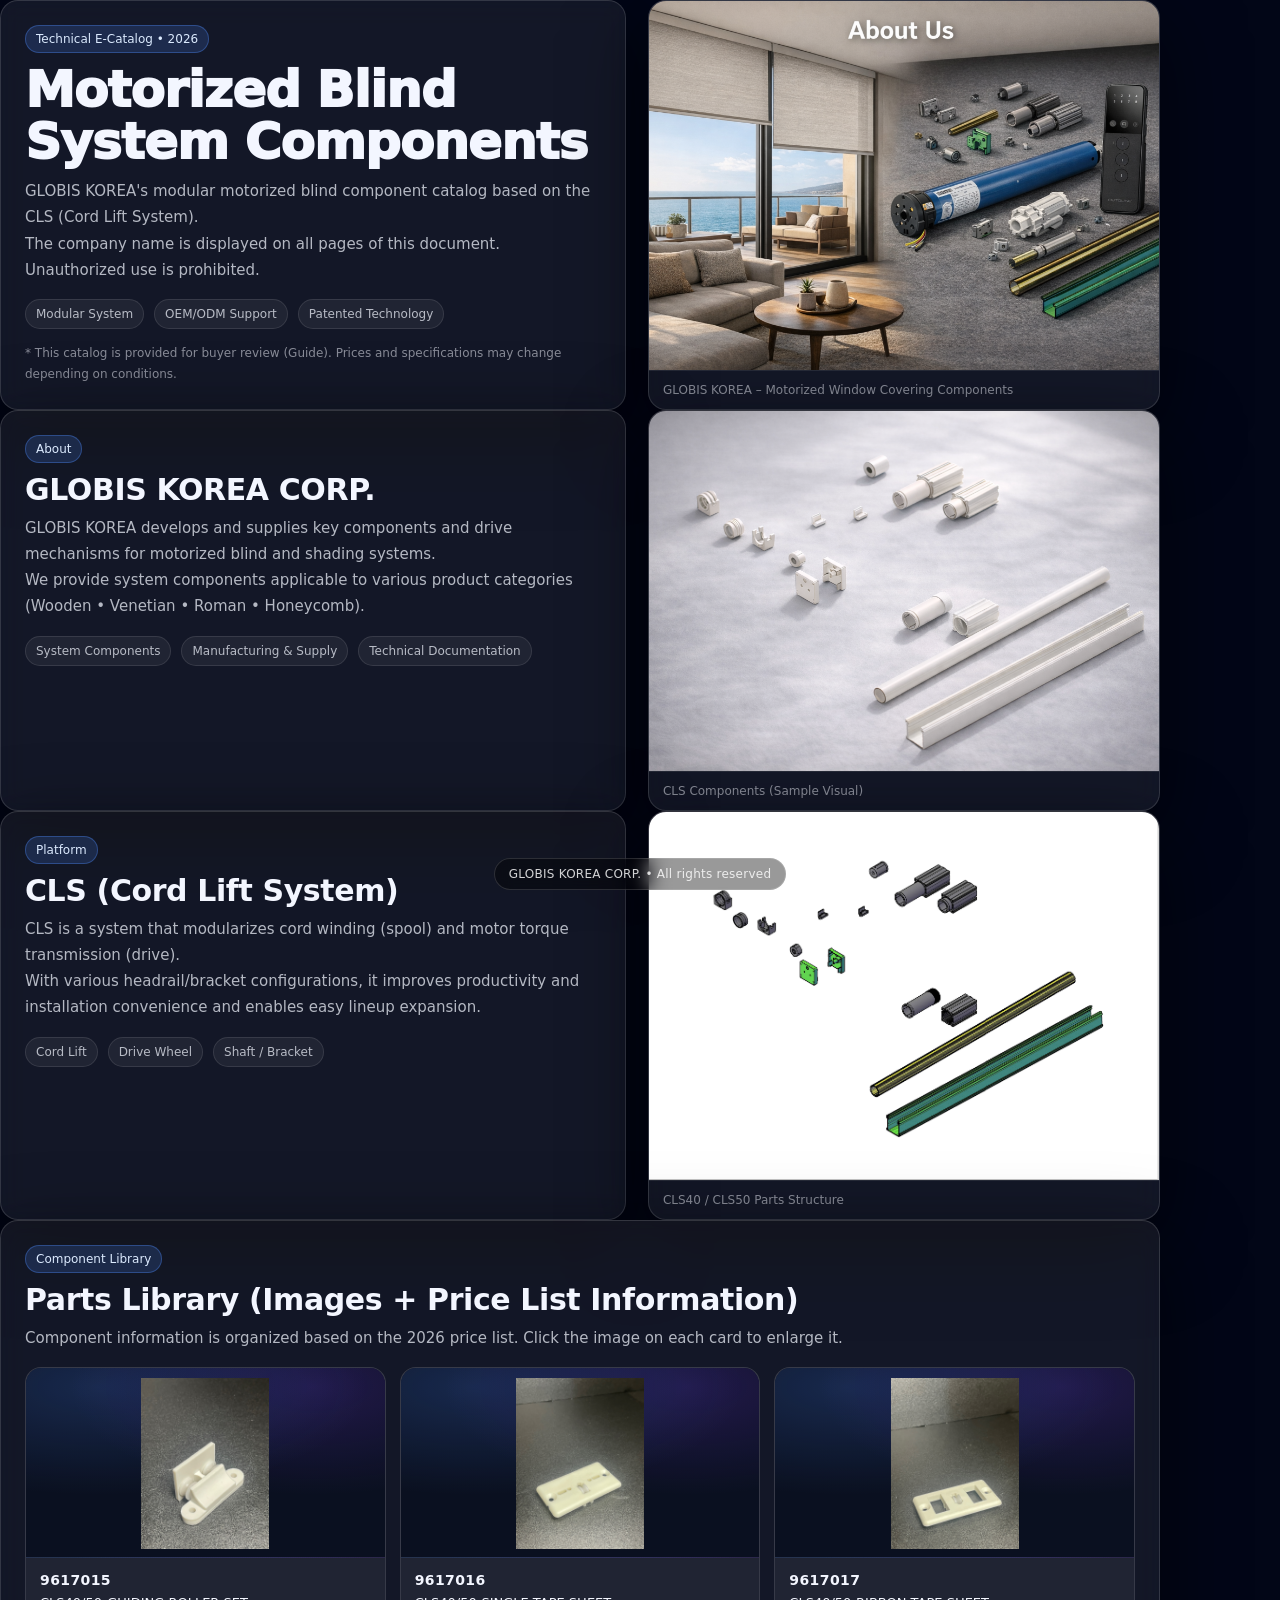
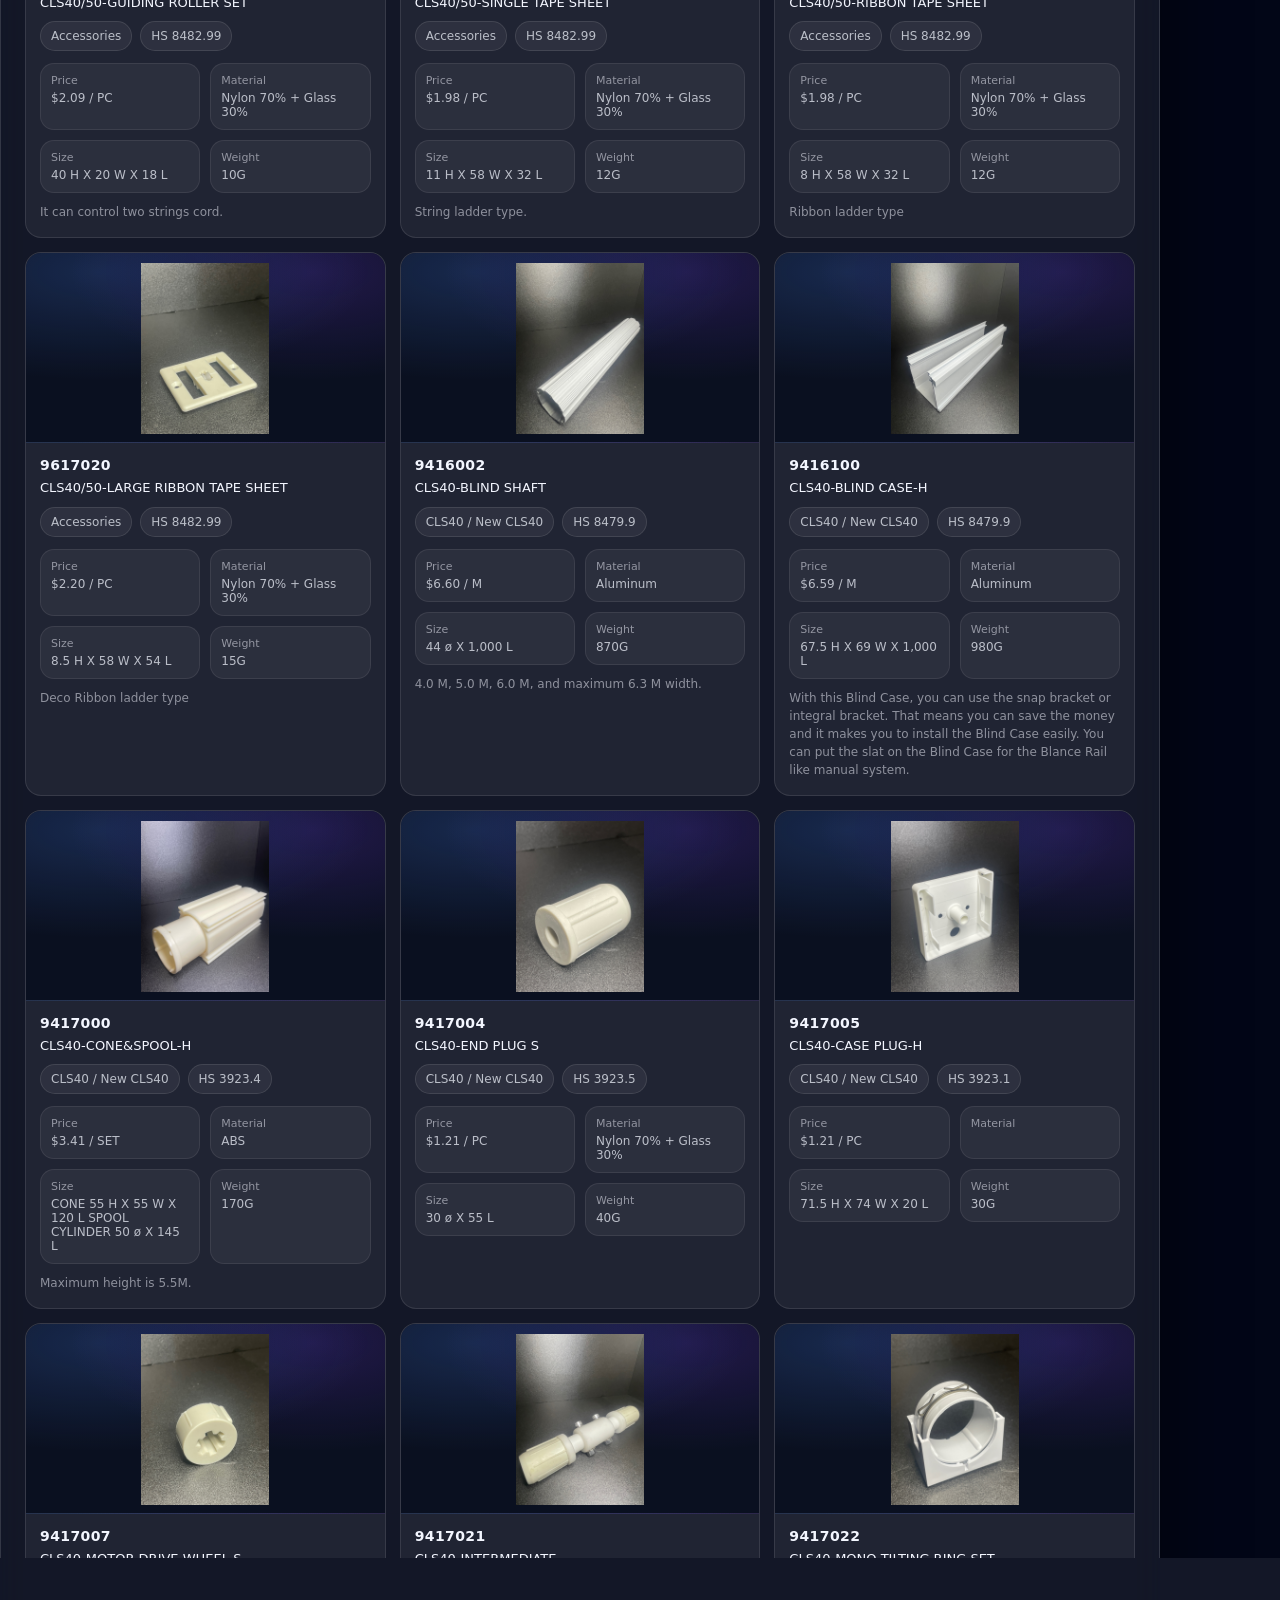
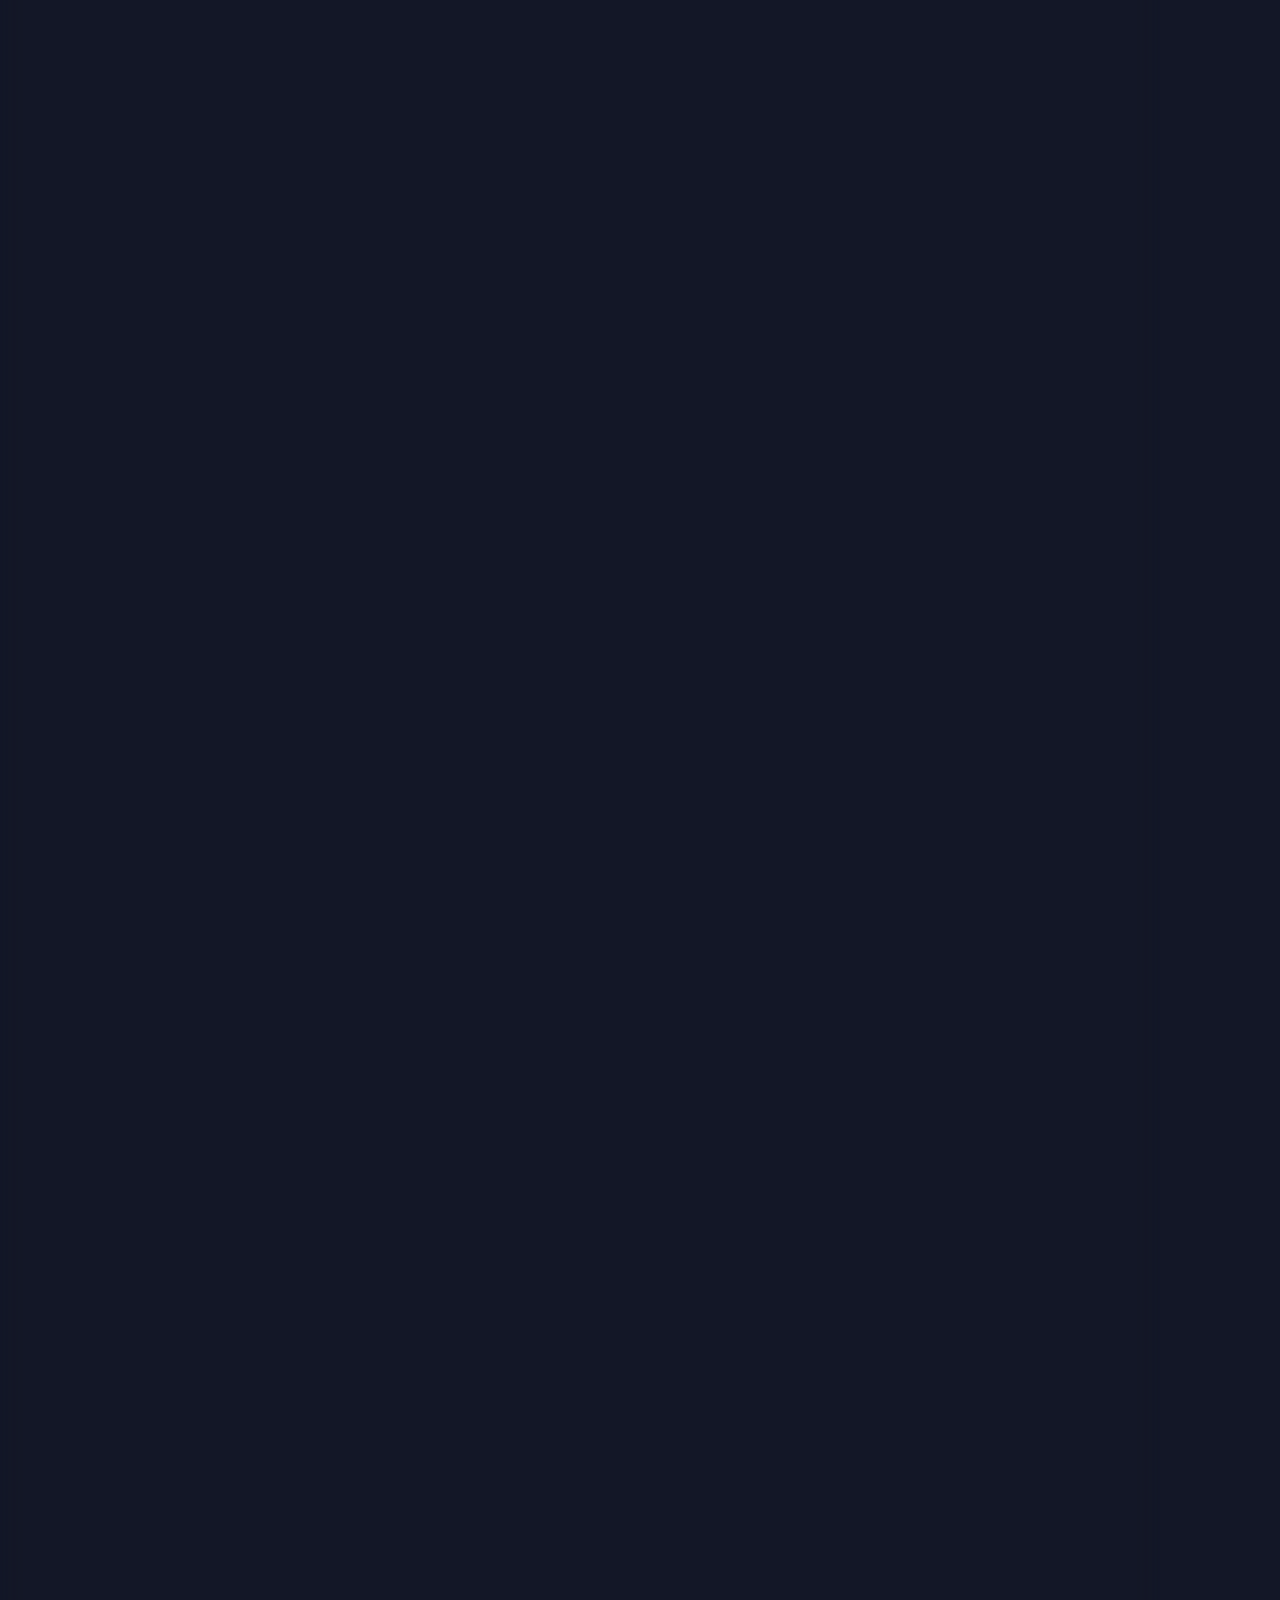
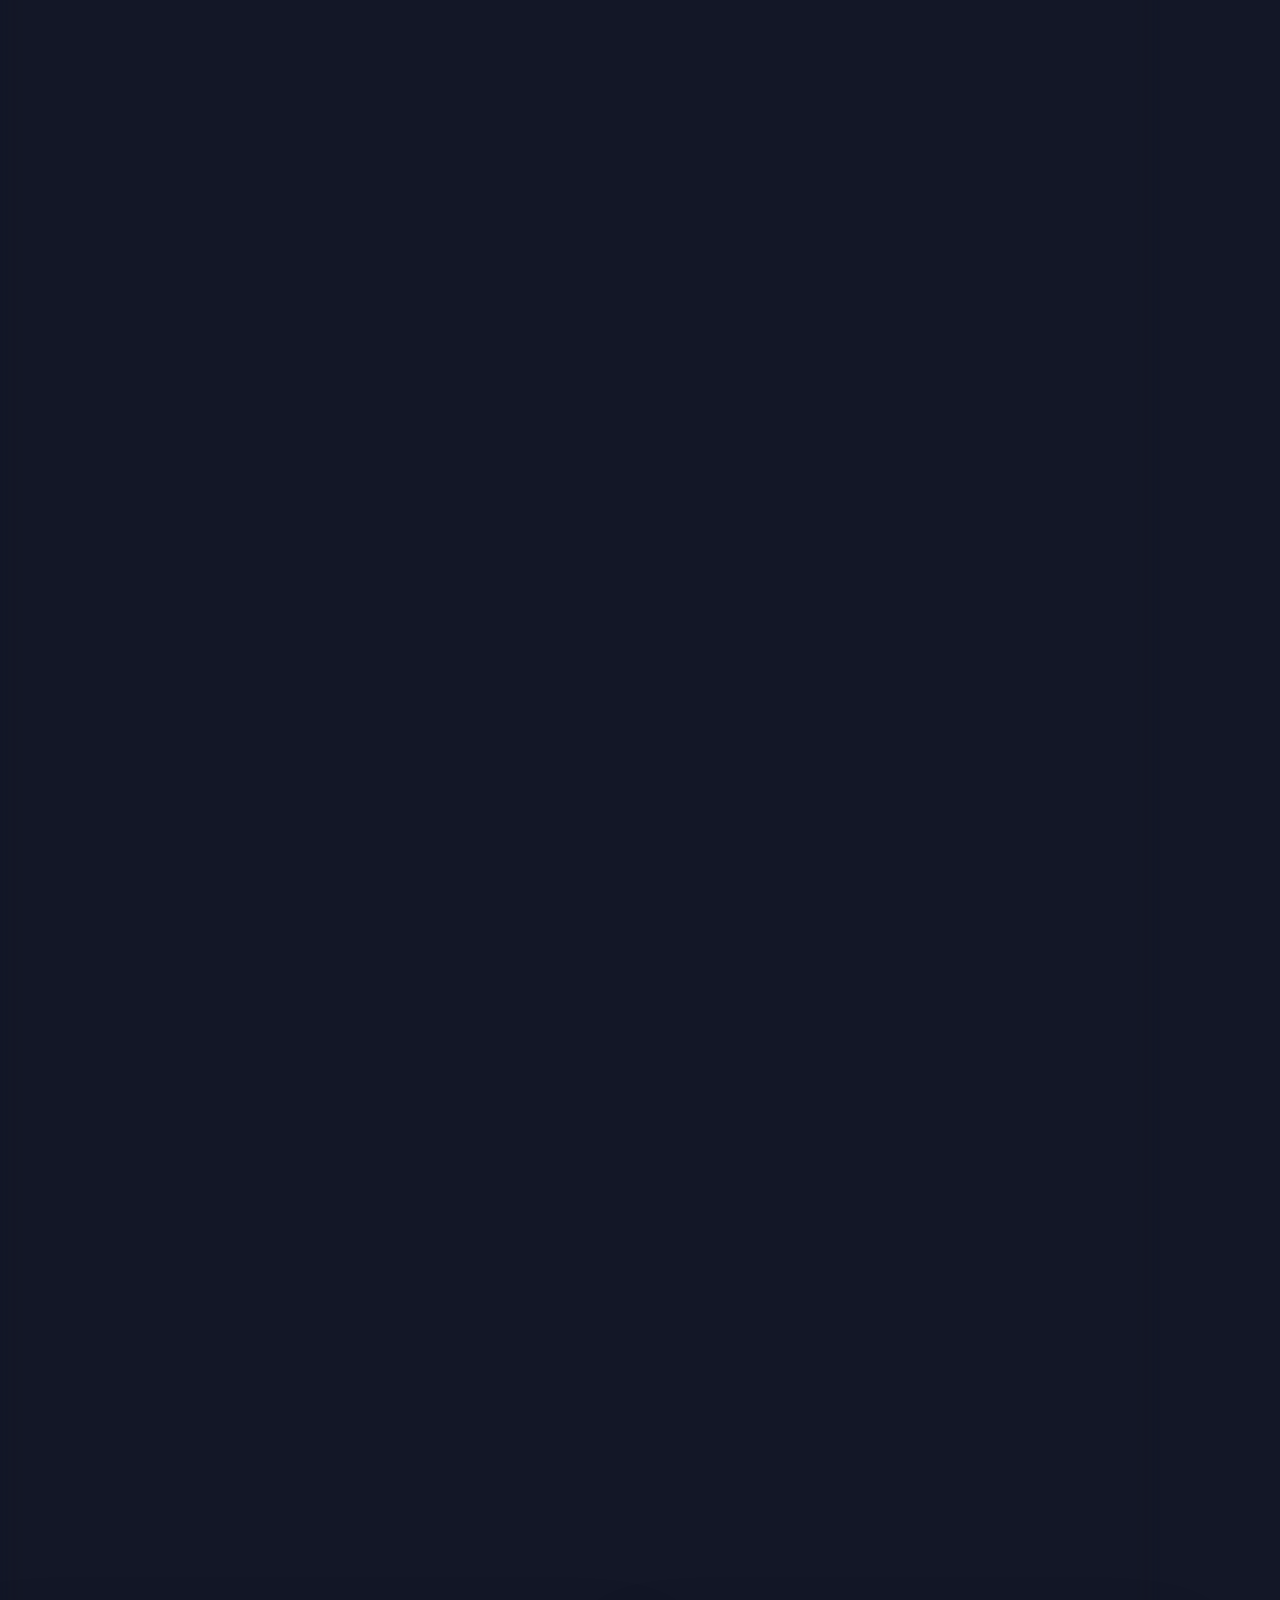
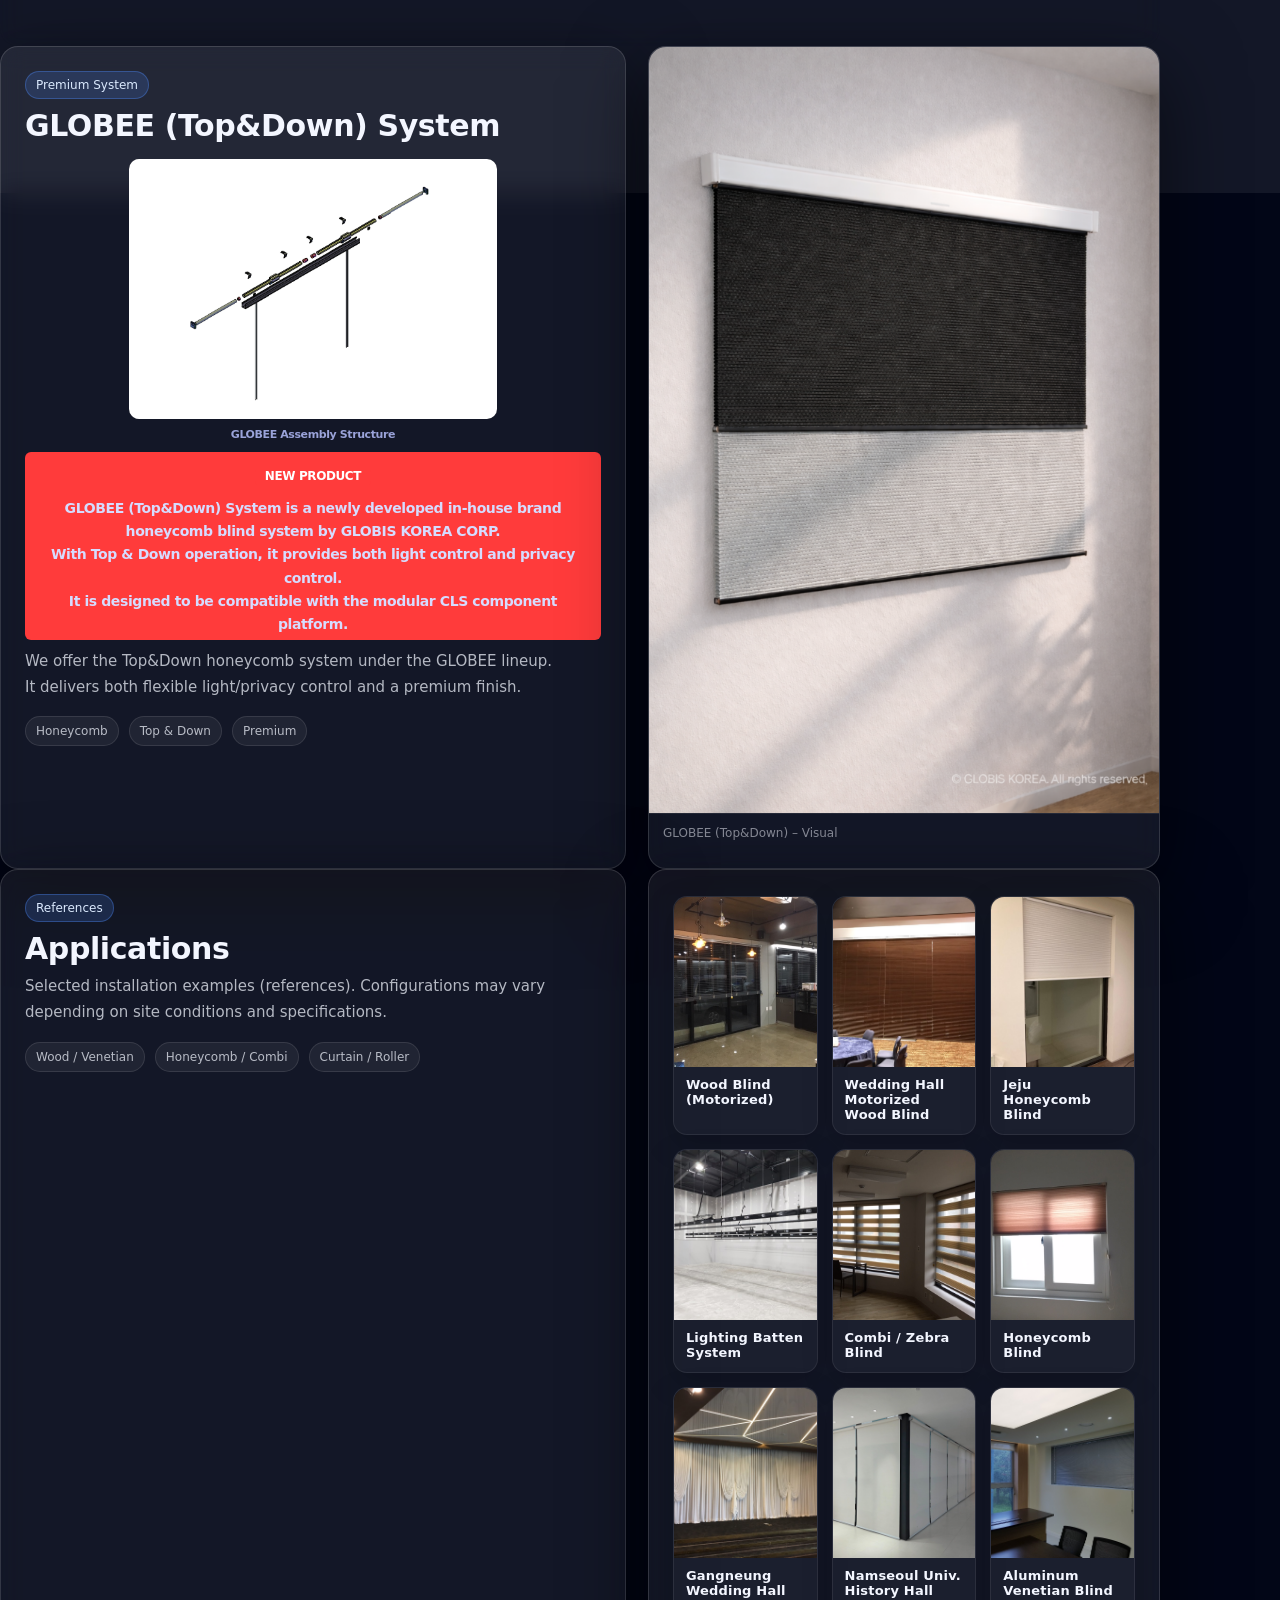
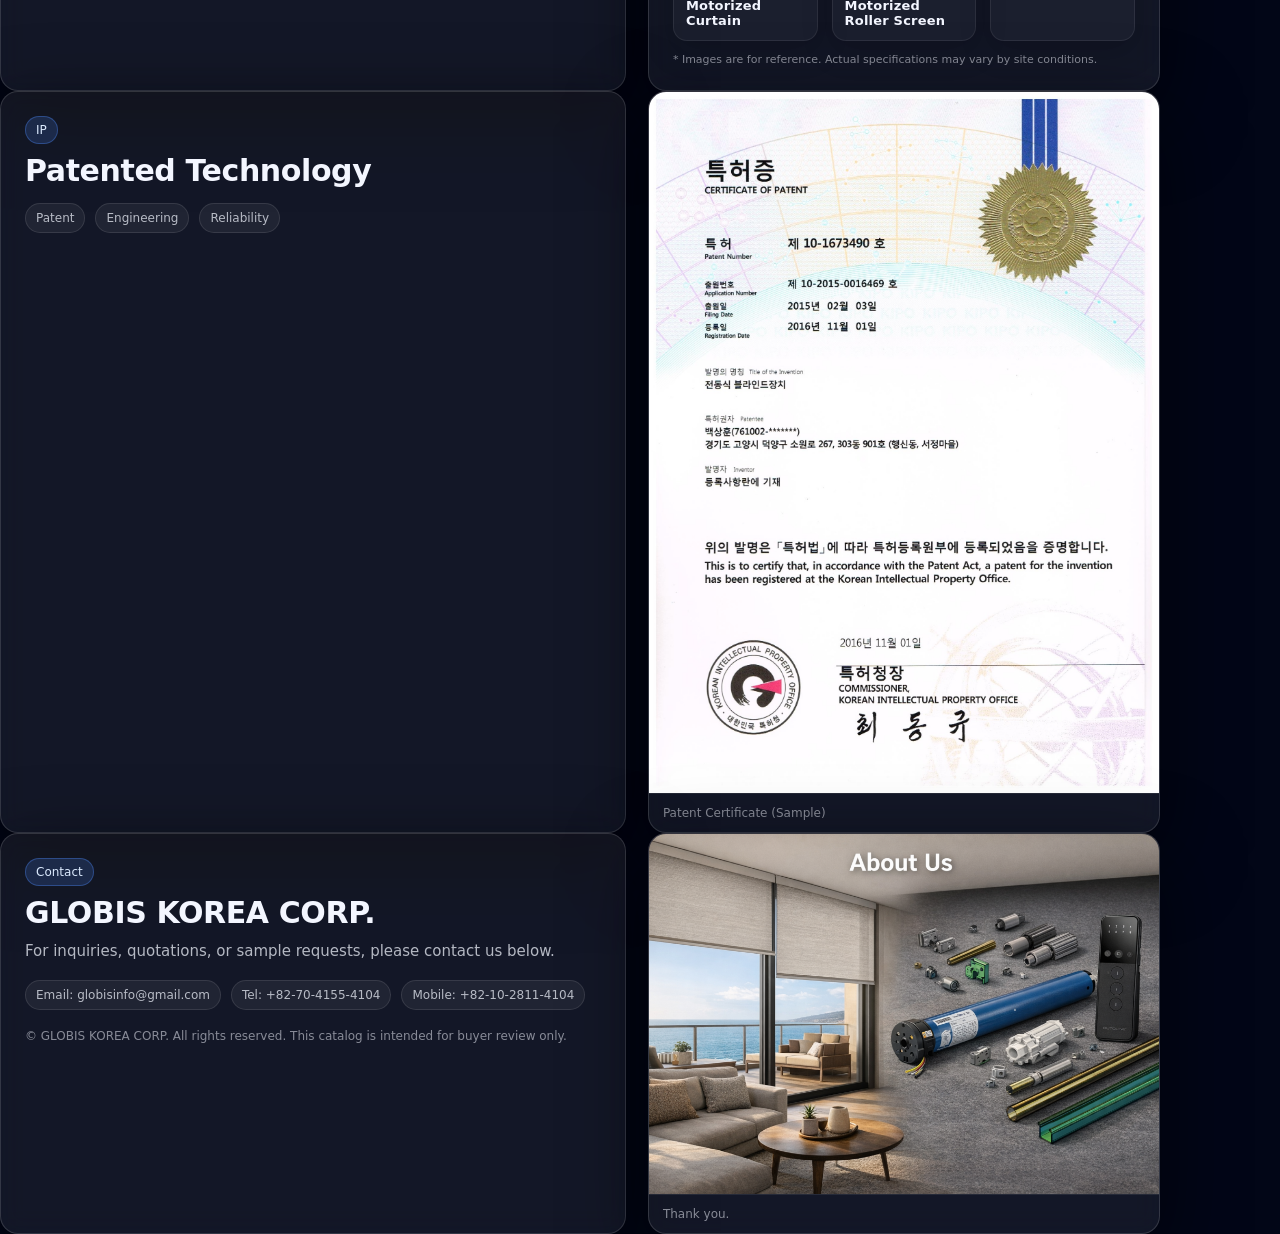
<file: catalog/en/print.html>
<!doctype html>
<html lang="en">
<head>
  <meta charset="utf-8" />
  <meta name="viewport" content="width=device-width, initial-scale=1, viewport-fit=cover" />
  <title>GLOBIS KOREA | Print Catalog</title>

  <!-- PDF 기본 -->
  <style>
    @page { size: A4 landscape; margin: 8mm; }
    html, body {
      margin: 0;
      padding: 0;
      height: auto !important;
      overflow: visible !important;
      -webkit-print-color-adjust: exact !important;
      print-color-adjust: exact !important;
      background: #020617 !important;
    }

    /* ✅ 핵심: index.html의 “가로 넘김/스크롤 UI”를 “세로 문서”로 강제 변환 (화면에서도 적용) */
    .topbar, .drawer, .modal { display: none !important; }

    /* track(가로 스냅) -> 세로 흐름 */
    .track, main#track, #track {
      height: auto !important;
      display: block !important;
      overflow: visible !important;
      scroll-snap-type: none !important;
      scroll-behavior: auto !important;
      -webkit-overflow-scrolling: auto !important;
    }

    /* page(한 화면) -> 페이지 단위 블록 */
    .page {
      width: auto !important;
      height: auto !important;
      min-height: 0 !important;
      flex: none !important;
      display: block !important;
      padding: 0 !important;
      break-after: page !important;
      page-break-after: always !important;
    }

    /* ✅ 핵심: “스크롤되는 카드영역”을 펼쳐서 전부 보이게 */
    .scroll {
      max-height: none !important;
      height: auto !important;
      overflow: visible !important;
    }

    /* PDF에 필요 없는 검색/필터 UI 숨김(원하면 주석 처리) */
    .libhead { display: none !important; }

    /* 카드가 중간에서 잘리지 않게 */
    .pcard, .card, .wrap, figure, .kv {
      break-inside: avoid !important;
      page-break-inside: avoid !important;
    }

    /* 애니/트랜지션 제거(반복/깜빡임 방지) */
    * { animation: none !important; transition: none !important; }
  </style>
</head>

<body>
  <div id="mount"></div>

  <script>
    (async () => {
      const mount = document.getElementById("mount");

      // 같은 폴더의 index.html을 그대로 가져와서(EN은 en/index.html, KR은 kr/index.html)
      const res = await fetch("./index.html?__=" + Date.now(), { cache: "no-store" });
      const html = await res.text();
      const doc = new DOMParser().parseFromString(html, "text/html");

      // index.html의 스타일 그대로 복사(디자인 유지)
      doc.querySelectorAll("head style").forEach(s => {
        document.head.appendChild(s.cloneNode(true));
      });

      // 본문에서 track + watermark만 복제
      const track = doc.querySelector("main#track") || doc.querySelector("#track") || doc.querySelector(".track");
      const watermark = doc.querySelector(".watermark");

      mount.innerHTML = "";
      if (track) mount.appendChild(track.cloneNode(true));
      if (watermark) mount.appendChild(watermark.cloneNode(true));

      // 이미지 강제 로드
      mount.querySelectorAll("img").forEach(img => {
        try {
          img.loading = "eager";
          img.decoding = "sync";
          img.fetchPriority = "high";
        } catch (e) {}
      });

      // 이미지/폰트 로딩 완료 대기(푸페티어가 이 상태에서 찍게)
      const imgs = Array.from(mount.querySelectorAll("img")).filter(i => i.src);
      await Promise.all(imgs.map(i => (i.decode ? i.decode().catch(()=>{}) : Promise.resolve())));
      try { if (document.fonts && document.fonts.ready) await document.fonts.ready; } catch(e){}

      window.__PRINT_READY__ = true;
    })();
  </script>
</body>
</html>
</file>
<file: showroom/style_rebuilt.css>
* {
  box-sizing: border-box;
}

:root {
  --bg: #eef2f6;
  --panel: rgba(255, 255, 255, 0.92);
  --card: #ffffff;
  --line: #dde5ee;
  --text: #1c2430;
  --muted: #667388;
  --primary: #15202d;
  --primary-soft: #eff4fa;
  --shadow: 0 18px 45px rgba(15, 23, 42, 0.10);
  --radius-xl: 24px;
  --radius-lg: 18px;
  --radius-md: 14px;
}

html,
body {
  margin: 0;
  background: radial-gradient(circle at top, #f7fafc, var(--bg));
  color: var(--text);
  font-family: Arial, sans-serif;
}

button {
  font: inherit;
}

.app-shell {
  max-width: 1680px;
  margin: 0 auto;
  padding: 20px;
  display: grid;
  gap: 20px;
  grid-template-columns: 360px 1fr;
}

.sidebar {
  display: flex;
  flex-direction: column;
  gap: 16px;
}

.brand-card,
.panel,
.viewer-card {
  background: var(--panel);
  backdrop-filter: blur(10px);
  border: 1px solid rgba(255, 255, 255, 0.6);
  box-shadow: var(--shadow);
  border-radius: var(--radius-xl);
}

.brand-card {
  padding: 24px;
}

.brand-card .eyebrow {
  font-size: 12px;
  letter-spacing: 0.22em;
  font-weight: 700;
  color: #7c8898;
  margin-bottom: 8px;
}

.brand-card h1 {
  margin: 0;
  font-size: 34px;
  line-height: 1.05;
}

.brand-card p {
  margin: 10px 0 0;
  color: var(--muted);
  font-size: 14px;
  line-height: 1.5;
}

.panel {
  padding: 18px;
}

.panel h2 {
  margin: 0 0 12px;
  font-size: 15px;
}

.segmented,
.room-tabs,
.chip-grid {
  display: flex;
  flex-wrap: wrap;
  gap: 10px;
}

.seg-btn,
.room-tab,
.chip,
.primary-btn,
.ghost-btn {
  transition: .2s ease;
  border-radius: 999px;
  cursor: pointer;
}

.seg-btn,
.room-tab,
.chip,
.ghost-btn {
  border: 1px solid var(--line);
  background: #fff;
  color: var(--text);
}

.seg-btn {
  flex: 1 1 0;
  padding: 12px 14px;
}

.room-tab,
.chip {
  padding: 10px 14px;
}

.seg-btn.active,
.room-tab.active,
.chip.active {
  background: var(--primary);
  color: #fff;
  border-color: var(--primary);
}

.chip-grid--colors .chip {
  position: relative;
  padding-left: 34px;
}

.color-dot {
  position: absolute;
  left: 12px;
  top: 50%;
  transform: translateY(-50%);
  width: 12px;
  height: 12px;
  border-radius: 999px;
  border: 1px solid rgba(0, 0, 0, .12);
}

.action-panel {
  display: grid;
  gap: 10px;
}

.primary-btn,
.ghost-btn {
  width: 100%;
  padding: 13px 14px;
  border-radius: 14px;
}

.primary-btn {
  background: var(--primary);
  color: #fff;
  border: none;
}

.primary-btn:disabled {
  opacity: 0.45;
  cursor: not-allowed;
}

.ghost-btn.danger {
  color: #b42318;
}

.status-box,
.applied-item {
  border: 1px solid var(--line);
  background: #fafcff;
  border-radius: 14px;
}

.status-box {
  min-height: 62px;
  padding: 12px 14px;
  line-height: 1.5;
  font-size: 14px;
}



.viewer-wrap {
  min-width: 0;
}

.viewer-card {
  padding: 18px;
}

.viewer-header {
  display: flex;
  align-items: center;
  justify-content: space-between;
  gap: 16px;
  margin-bottom: 14px;
}

.viewer-room-name {
  font-size: 24px;
  font-weight: 700;
}

.viewer-guide {
  margin-top: 6px;
  color: var(--muted);
  font-size: 14px;
}

.scene {
  position: relative;
  width: 100%;
  max-width: 1220px;
  margin: 0 auto;
  border-radius: 20px;
  overflow: hidden;
  background: #e9edf2;
  line-height: 0;
}

.scene>img {
  width: 100%;
  display: block;
}

.product-layer,
.area-layer {
  position: absolute;
  inset: 0;
}

.product-layer {
  z-index: 6;
  pointer-events: none;
}

.area-layer {
  z-index: 9;
}

.window-hitbox {
  position: absolute;
  border: none;
  border-radius: 0;
  background: transparent;
  cursor: pointer;
  box-shadow: none;
  transition: .2s ease;
}

.window-hitbox:hover {
  background: transparent;
  box-shadow: none;
}

.window-hitbox.selected {
  background: transparent;
  box-shadow: none;
}

.window-hitbox::after {
  content: "";
  display: none;
}

.product-instance {
  position: absolute;
  pointer-events: auto;
}

.product-instance.is-selected {
  filter: drop-shadow(0 0 0.45rem rgba(63, 131, 248, 0.35));
}

.window-product {
  position: absolute;
  inset: 0;
  overflow: hidden;
}

.window-product.blind {
  border-radius: 0;
}

.headrail,
.bottomrail,
.curtain-rail {
  position: absolute;
  left: 0;
  right: 0;
  background: linear-gradient(180deg, #ffffff 0%, #f0f0f0 50%, #e0e0e0 100%);
  box-shadow: 0 1px 4px rgba(0, 0, 0, .14), inset 0 1px 0 rgba(255, 255, 255, .85);
}

.headrail {
  top: 0;
  height: 18px;
  border-bottom: 1px solid rgba(0, 0, 0, .15);
}

.bottomrail {
  bottom: 0;
  height: 8px;
  border-top: 1px solid rgba(0, 0, 0, .11);
}

.fabric-surface {
  position: absolute;
  left: 0;
  right: 0;
  top: 18px;
  overflow: visible;
}

.fabric-sheet {
  position: absolute;
  left: 0;
  right: 0;
  top: 0;
  bottom: 8px;
  box-shadow: inset 0 0 0 1px rgba(0, 0, 0, .04);
}

.fabric-sheet.roll {
  background: linear-gradient(90deg, rgba(255, 255, 255, .18) 0%, rgba(255, 255, 255, .08) 16%, rgba(0, 0, 0, .04) 52%, rgba(255, 255, 255, .10) 100%),
    linear-gradient(180deg, rgba(255, 255, 255, .10), rgba(255, 255, 255, 0) 20%, rgba(0, 0, 0, .03) 100%), var(--fabric-color);
  opacity: 0.9;
}

.fabric-sheet.zebra {
  background:
    repeating-linear-gradient(180deg, var(--fabric-color) 0 24px, rgba(255, 255, 255, .34) 24px 36px, var(--fabric-color) 36px 60px, rgba(255, 255, 255, .34) 60px 72px),
    linear-gradient(90deg, rgba(255, 255, 255, .14), rgba(0, 0, 0, .04) 55%, rgba(255, 255, 255, .10));
}

.fabric-sheet.zebra::after {
  content: "";
  position: absolute;
  inset: 0;
  background: repeating-linear-gradient(180deg, transparent 0 24px, rgba(255, 255, 255, .80) 24px 36px, transparent 36px 60px, rgba(255, 255, 255, .80) 60px 72px);
  opacity: .50;
}

.fabric-sheet.honeycomb {
  background:
    linear-gradient(180deg, rgba(255, 255, 255, .16), rgba(255, 255, 255, 0) 12%),
    repeating-linear-gradient(180deg, color-mix(in srgb, var(--fabric-color) 80%, white) 0 6px, color-mix(in srgb, var(--fabric-color) 80%, black) 6px 13px, color-mix(in srgb, var(--fabric-color) 88%, white) 13px 20px, color-mix(in srgb, var(--fabric-color) 78%, black) 20px 27px),
    linear-gradient(90deg, rgba(255, 255, 255, .12), rgba(0, 0, 0, .04) 55%, rgba(255, 255, 255, .10));
    opacity: 0.9;
}

.fabric-sheet.honeycomb::after {
  content: "";
  position: absolute;
  inset: 0;
  opacity: .55;
  background: repeating-linear-gradient(180deg, transparent 0 6px, rgba(255, 255, 255, .22) 6px 7px, transparent 7px 13px, rgba(0, 0, 0, .09) 13px 14px);
}

.fabric-sheet.roman {
  background: linear-gradient(90deg, rgba(255, 255, 255, .12), rgba(255, 255, 255, .03) 18%, rgba(0, 0, 0, .04) 62%, rgba(255, 255, 255, .08)),
    linear-gradient(180deg, rgba(255, 255, 255, .06), rgba(0, 0, 0, .03)), var(--fabric-color);
}

.slat-stack {
  position: absolute;
  left: 0;
  right: 0;
  top: 18px;
  bottom: 8px;
  overflow: hidden;
}

.slat-fill.wood {
  background:
    repeating-linear-gradient(180deg, color-mix(in srgb, var(--fabric-color) 82%, white) 0 1px, color-mix(in srgb, var(--fabric-color) 90%, white) 1px 2px, var(--fabric-color) 2px 12px, color-mix(in srgb, var(--fabric-color) 76%, black) 12px 14px),
    repeating-linear-gradient(90deg, rgba(255, 255, 255, .05) 0 18px, rgba(0, 0, 0, .04) 18px 36px);
}

.slat-fill.aluminum {
  background: repeating-linear-gradient(180deg, color-mix(in srgb, var(--fabric-color) 86%, white) 0 1px, color-mix(in srgb, var(--fabric-color) 92%, white) 1px 2px, var(--fabric-color) 2px 7px, color-mix(in srgb, var(--fabric-color) 80%, black) 7px 8px);
}

.slat-fill {
  position: absolute;
  inset: 0;
  box-shadow: inset 0 0 0 1px rgba(0, 0, 0, .04), inset 0 -10px 10px rgba(0, 0, 0, .04);
}

.slat-ladder {
  position: absolute;
  top: 0;
  bottom: 0;
  width: 2px;
  background: rgba(84, 90, 97, .35);
}

.roman-stack {
  position: absolute;
  left: 0;
  right: 0;
  top: 18px;
  overflow: hidden;
}

.roman-fold {
  position: absolute;
  left: 0;
  right: 0;
  background: linear-gradient(180deg, color-mix(in srgb, var(--fabric-color) 82%, white) 0%, color-mix(in srgb, var(--fabric-color) 96%, white) 45%, color-mix(in srgb, var(--fabric-color) 82%, black) 100%);
}

.roman-fold.top {
  box-shadow: 0 4px 8px rgba(0, 0, 0, .18), inset 0 1px 0 rgba(255, 255, 255, .25), inset 0 -8px 10px rgba(0, 0, 0, .08);
}

.roman-fold.slim {
  box-shadow: 0 2px 4px rgba(0, 0, 0, .12), inset 0 1px 0 rgba(255, 255, 255, .18);
}

.roman-fold.slim::after {
  content: "";
  position: absolute;
  left: 0;
  right: 0;
  top: 50%;
  height: 1px;
  transform: translateY(-50%);
  background: rgba(0, 0, 0, .22);
}

.roman-drop {
  position: absolute;
  left: 0;
  right: 0;
  overflow: hidden;
}

.roman-rod {
  position: absolute;
  left: 0;
  right: 0;
  height: 1px;
  background: rgba(0, 0, 0, .22);
}

.curtain-product {
  position: absolute;
  inset: 0;
  overflow: hidden;
}

.curtain-rail {
  top: 0;
  height: 10px;
  border-bottom: 1px solid rgba(0, 0, 0, .15);
}

.curtain-panel {
  position: absolute;
  top: 10px;
  bottom: 0;
  overflow: hidden;
  background: var(--curtain-fill);
}

.curtain-panel.left {
  left: 0;
  box-shadow: inset -14px 0 22px rgba(0, 0, 0, .10), inset 2px 0 0 rgba(255, 255, 255, .18);
}

.curtain-panel.right {
  right: 0;
  box-shadow: inset 14px 0 22px rgba(0, 0, 0, .10), inset -2px 0 0 rgba(255, 255, 255, .18);
}

.curtain-center-overlap {
  position: absolute;
  top: 10px;
  bottom: 0;
  background: rgba(0, 0, 0, .06);
  filter: blur(2px);
}

.watermark {
  position: absolute;
  right: 14px;
  bottom: 10px;
  z-index: 20;
  color: #fff;
  font-size: 11px;
  font-weight: 700;
  letter-spacing: .06em;
  text-shadow: 0 0 8px rgba(0, 0, 0, .7);
}

@media (max-width: 1120px) {
  .app-shell {
    grid-template-columns: 1fr;
  }
}

@media (max-width: 760px) {
  .app-shell {
    padding: 12px;
    gap: 12px;
  }

  .brand-card h1 {
    font-size: 26px;
  }

  .viewer-room-name {
    font-size: 20px;
  }

  .panel,
  .brand-card,
  .viewer-card {
    padding: 14px;
    border-radius: 18px;
  }

  .seg-btn,
  .room-tab,
  .chip,
  .primary-btn,
  .ghost-btn {
    padding: 10px 12px;
    font-size: 13px;
  }
}

@media (max-width: 560px) {
  .app-shell {
    padding: 10px;
    gap: 10px;
  }

  .sidebar {
    gap: 12px;
  }

  .brand-card,
  .panel,
  .viewer-card {
    padding: 12px;
    border-radius: 16px;
  }

  .brand-card h1 {
    font-size: 22px;
  }

  .brand-card p,
  .viewer-guide {
    font-size: 12px;
    line-height: 1.4;
  }

  .panel h2 {
    font-size: 13px;
    margin-bottom: 10px;
  }

  .viewer-header {
    margin-bottom: 10px;
  }

  .viewer-room-name {
    font-size: 18px;
  }

  .segmented,
  .room-tabs,
  .chip-grid {
    gap: 8px;
  }

  .seg-btn,
  .room-tab,
  .chip,
  .primary-btn,
  .ghost-btn {
    padding: 9px 10px;
    font-size: 12px;
  }

  .primary-btn,
  .ghost-btn {
    border-radius: 12px;
  }

  .status-box {
    min-height: auto;
    padding: 10px 12px;
    font-size: 13px;
  }

  .watermark {
    display: none;
  }
}

.viewer-header-left {
  display: flex;
  flex-direction: column;
  gap: 6px;
}

.viewer-header-right {
  display: flex;
  align-items: center;
}

.viewer-header-right .segmented {
  flex-wrap: nowrap;
  gap: 8px;
}
</file>
